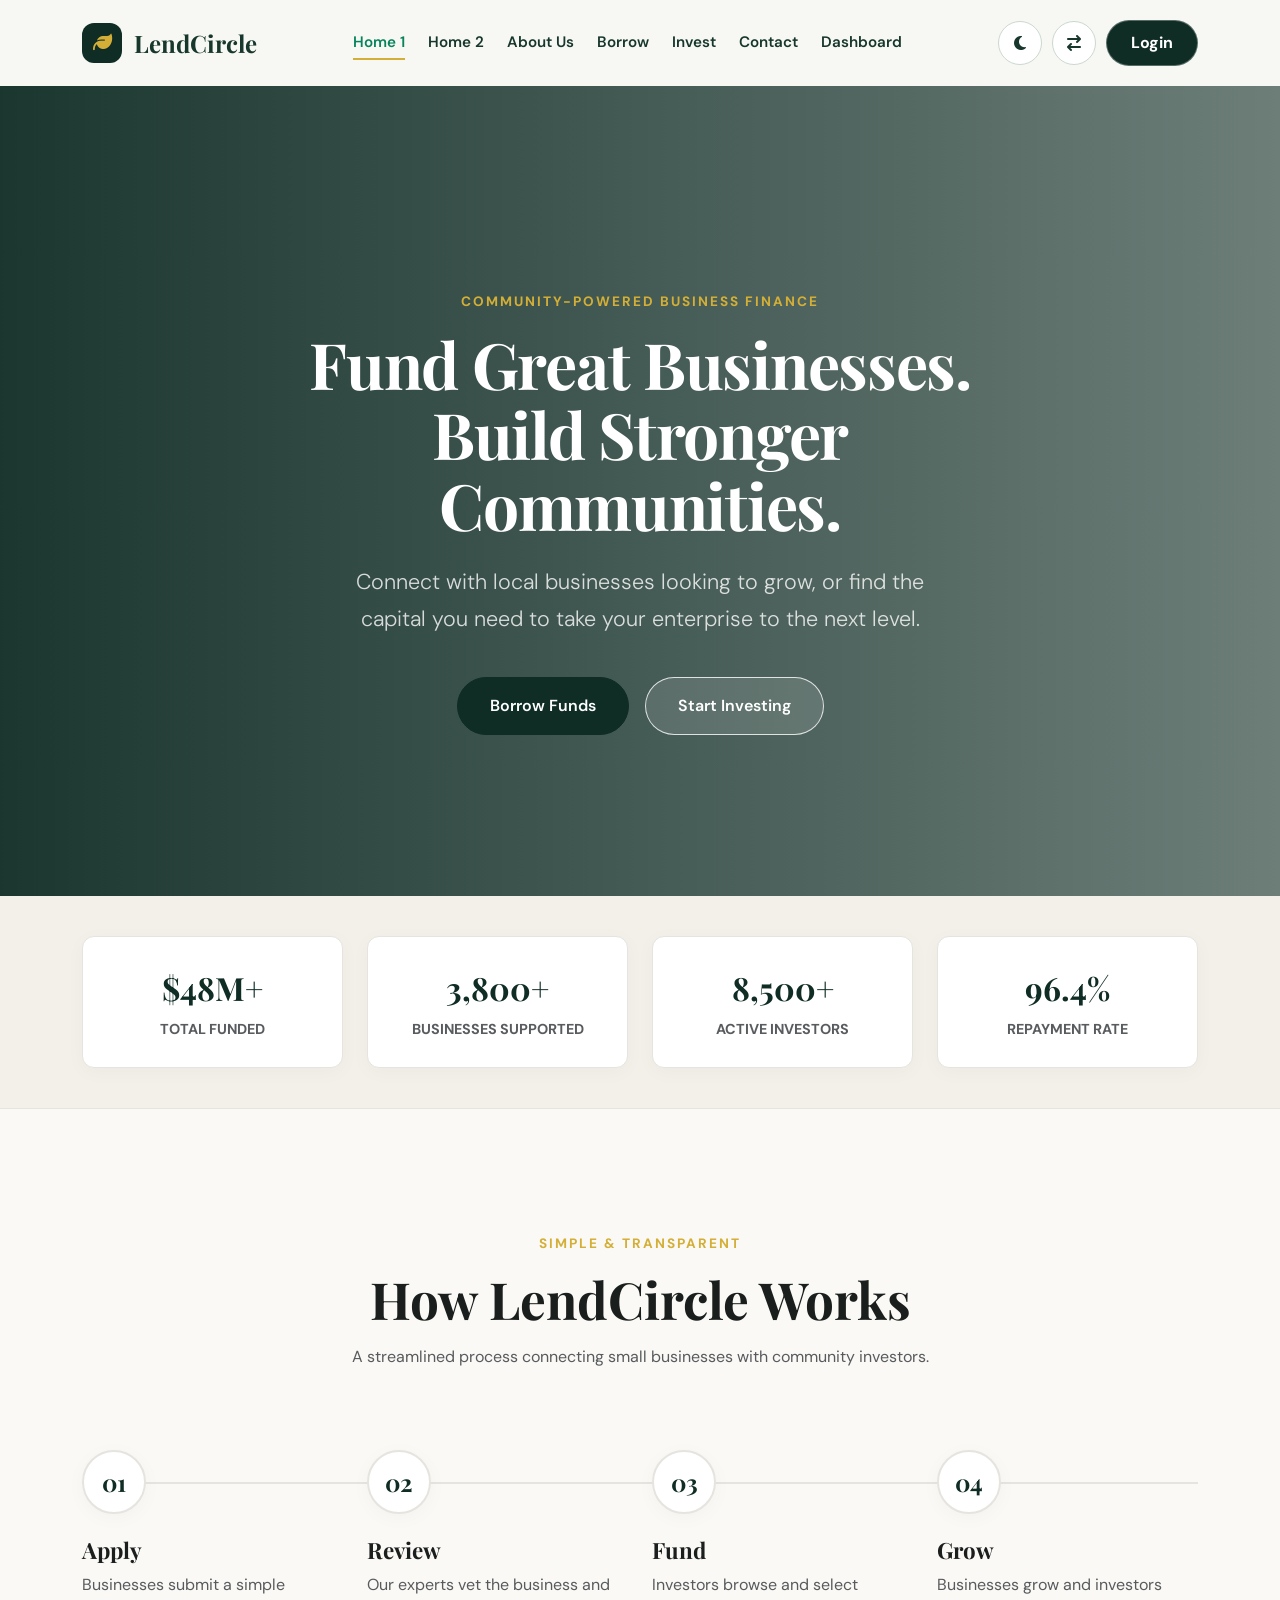
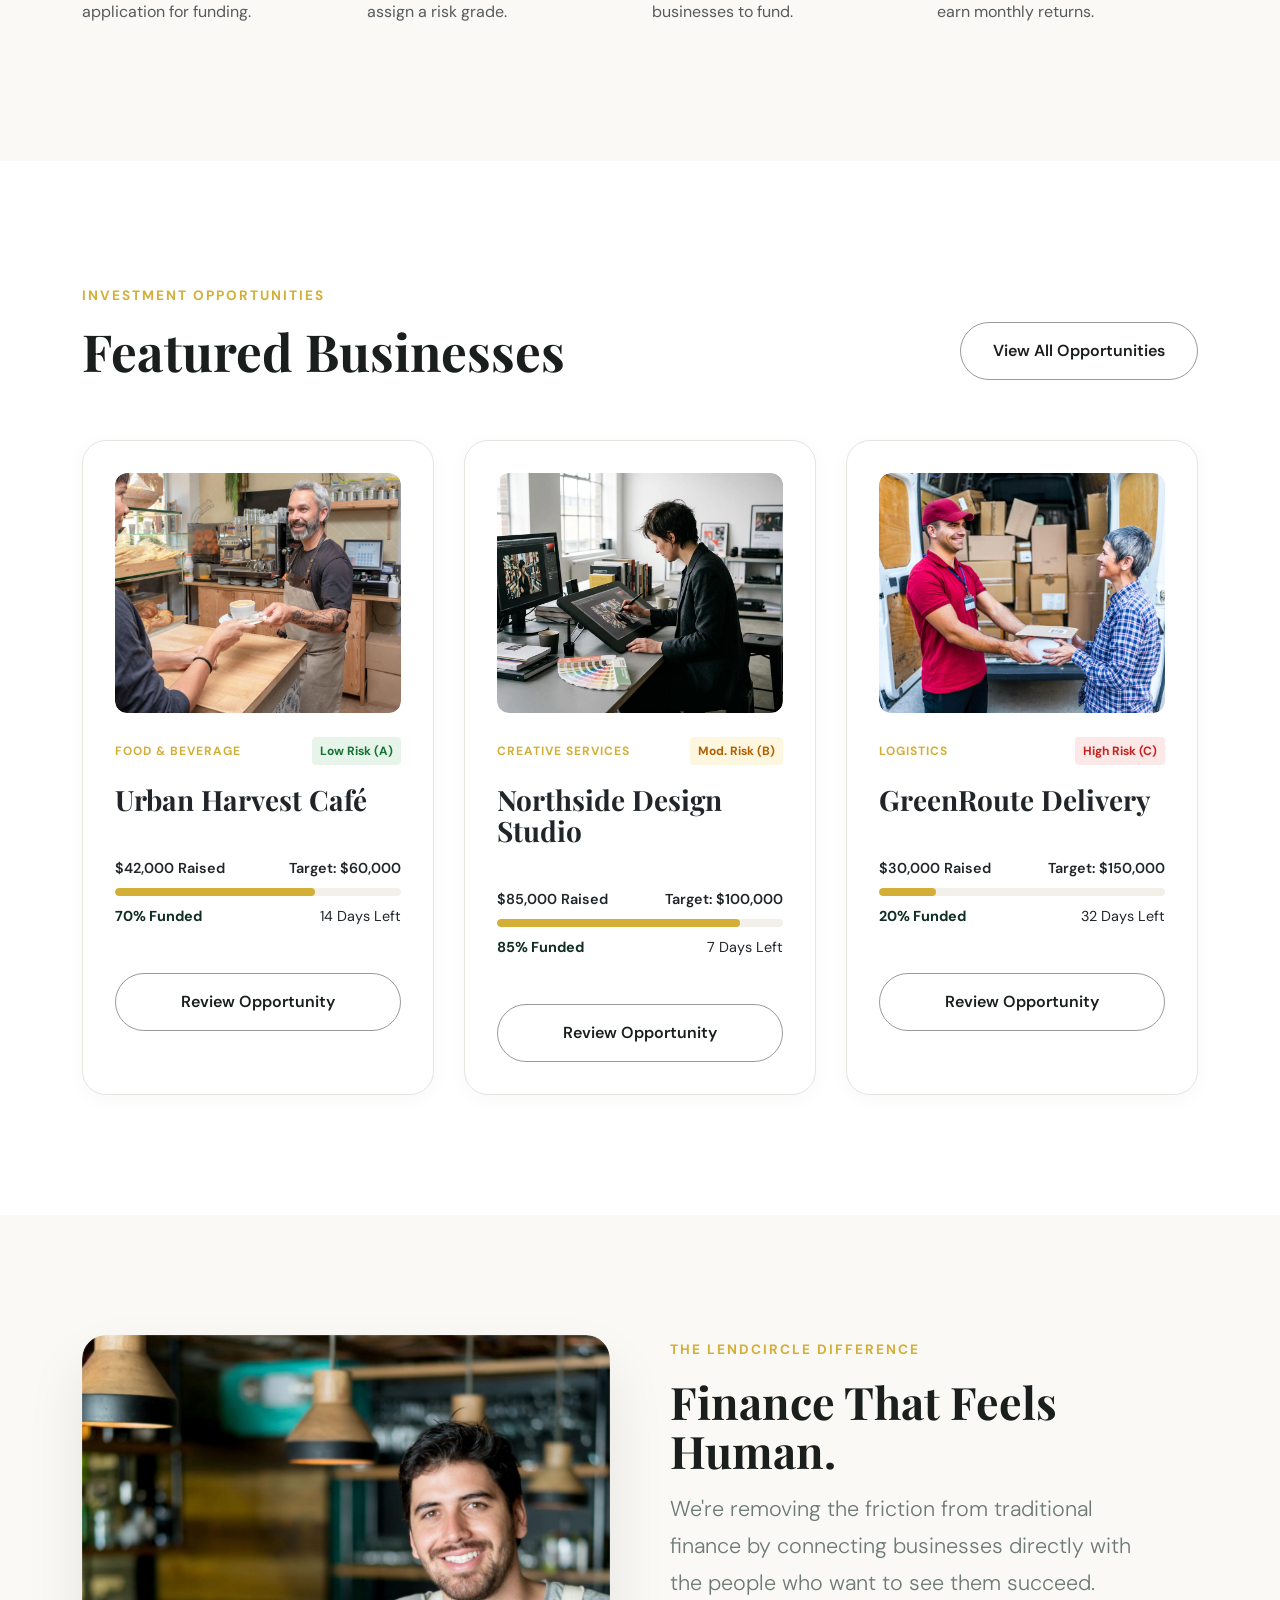
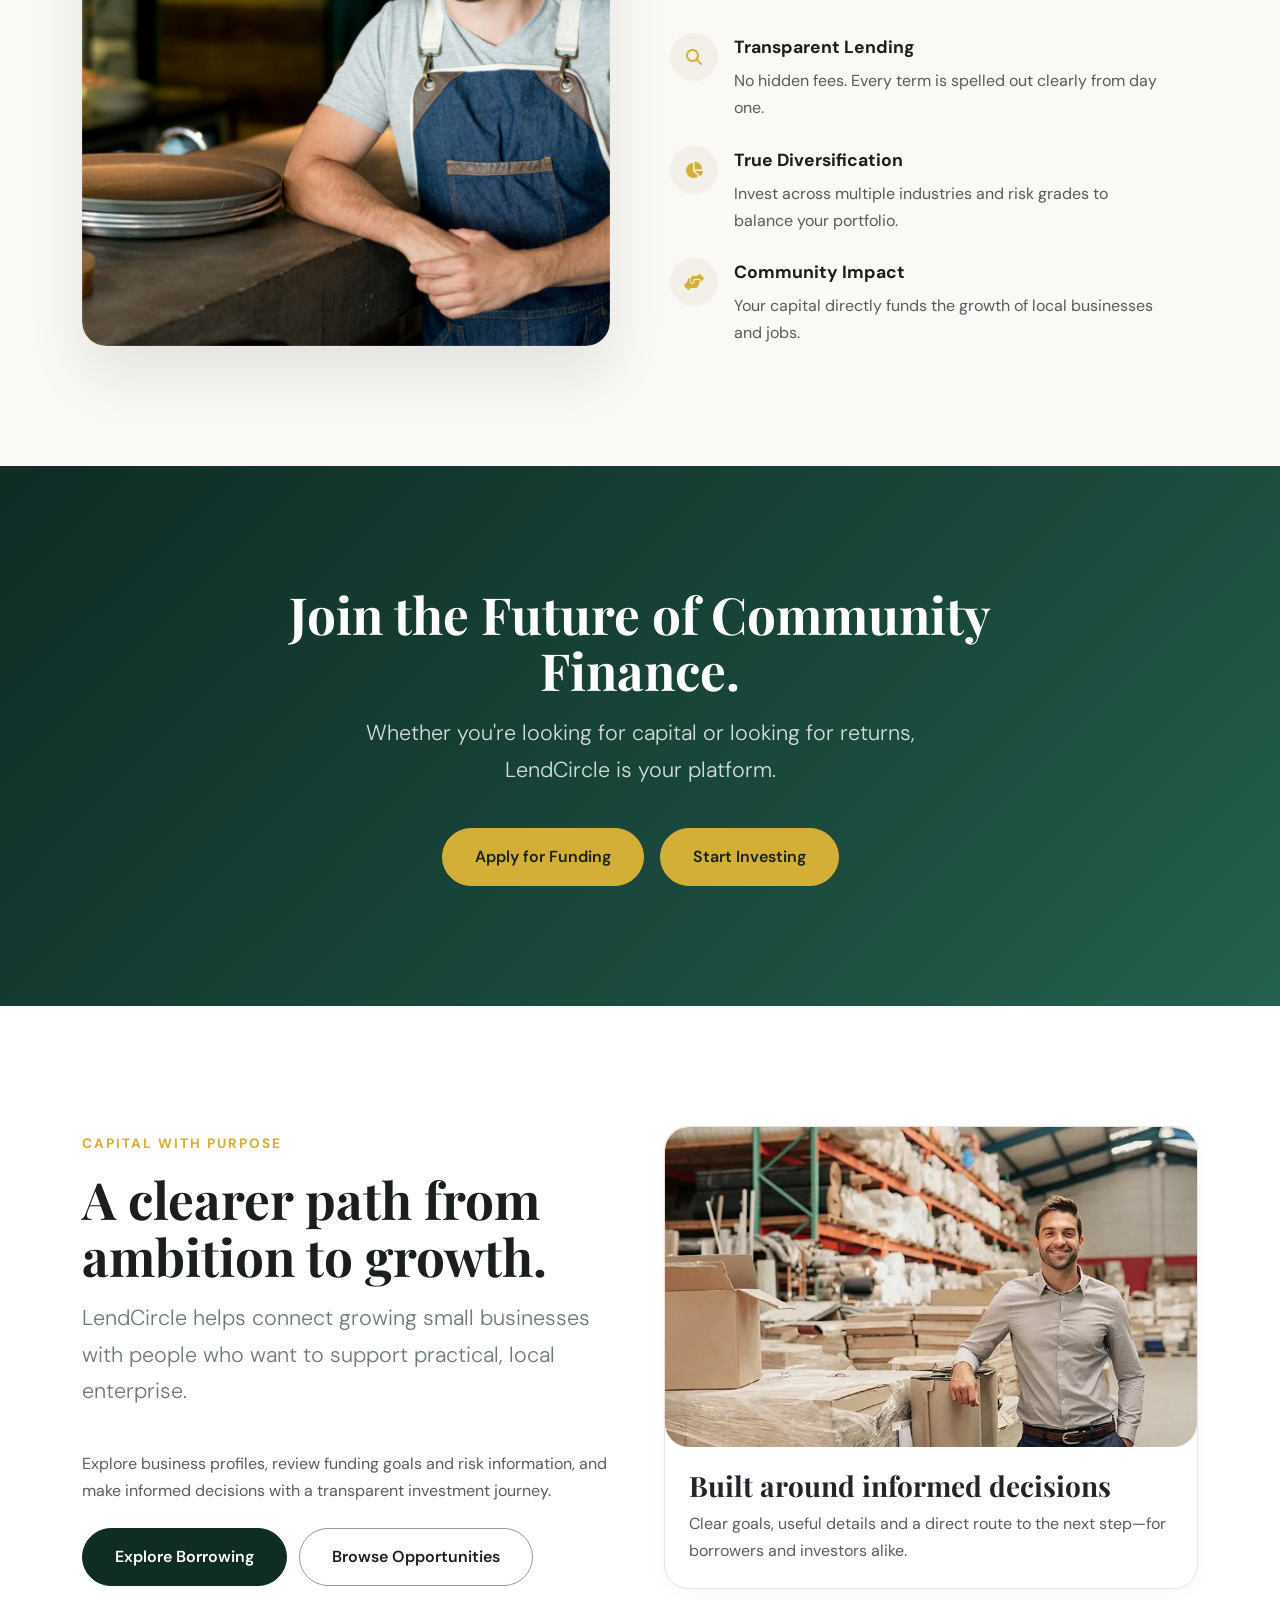
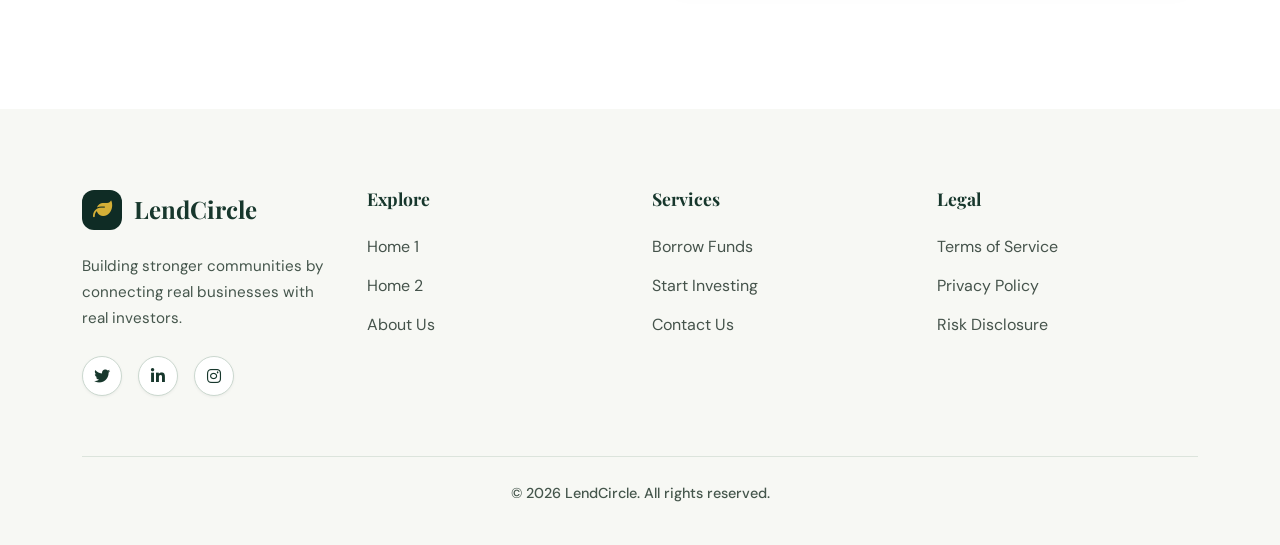
<file: index.html>
<!DOCTYPE html>
<html lang="en">

<head>
    <meta charset="UTF-8">
    <meta name="viewport" content="width=device-width, initial-scale=1.0">
    <meta name="theme-color" content="#173f35">
    <title>LendCircle - Crowdfunded Small Business Lending Platform</title>
    <link rel="icon" type="image/svg+xml"
        href="data:image/svg+xml,%3Csvg xmlns='http://www.w3.org/2000/svg' viewBox='0 0 64 64'%3E%3Crect width='64' height='64' rx='16' fill='%23173f35'/%3E%3Cpath d='M16 38c12-2 19-9 29-23 1 12-3 24-13 29-7 3-12 0-16-6Z' fill='%23c9974d'/%3E%3C/svg%3E">
    <link rel="preconnect" href="https://fonts.googleapis.com">
    <link rel="preconnect" href="https://fonts.gstatic.com" crossorigin>
    <link
        href="https://fonts.googleapis.com/css2?family=DM+Sans:wght@400;500;600;700;800&family=Playfair+Display:wght@500;600;700&display=swap"
        rel="stylesheet">
    <link rel="stylesheet" href="https://cdn.jsdelivr.net/npm/bootstrap@5.3.3/dist/css/bootstrap.min.css">
    <link rel="stylesheet" href="https://cdnjs.cloudflare.com/ajax/libs/font-awesome/6.7.2/css/all.min.css">
    <link rel="stylesheet" href="assets/css/style.css">
</head>

<body>
    <nav class="navbar">
        <div class="container nav-inner">
            <a href="index.html" class="brand">
                <div class="brand-icon"><i class="fa-solid fa-leaf"></i></div>
                LendCircle
            </a>
            <div class="nav-links">
                <a href="index.html" class="nav-link active">Home 1</a>
                <a href="home-2.html" class="nav-link">Home 2</a>
                <a href="about.html" class="nav-link">About Us</a>
                <a href="borrow.html" class="nav-link">Borrow</a>
                <a href="invest.html" class="nav-link">Invest</a>
                <a href="contact.html" class="nav-link">Contact</a>
                <a href="dashboard.html" class="nav-link">Dashboard</a>
            </div>
            <div class="nav-actions">
                <button class="icon-btn" onclick="toggleTheme()"><i class="fa-solid fa-moon"></i></button>
                <button class="icon-btn" onclick="toggleRTL()" title="Toggle RTL"><i
                        class="fa-solid fa-arrow-right-arrow-left"></i></button>
                <a href="login.html" class="btn btn-outline" style="padding: 10px 24px;">Login</a>
            </div>
        </div>
    </nav>

    <main>
        <!-- Hero 1 -->
        <section class="hero-1"
            style="background: url('https://images.unsplash.com/photo-1529156069898-49953e39b3ac?auto=format&fit=crop&w=1400&q=85') center/cover no-repeat; padding-top: 140px; padding-bottom: 100px;">
            <div
                style="position: absolute; inset: 0; background: linear-gradient(to right, rgba(15, 44, 37, 0.95) 0%, rgba(15, 44, 37, 0.6) 100%);">
            </div>
            <div class="container" style="position: relative; z-index: 2; text-align: center;">
                <div style="max-width: 800px; margin: 0 auto; color: #fff;">
                    <span class="eyebrow" style="color: var(--accent);">COMMUNITY-POWERED BUSINESS FINANCE</span>
                    <h1 class="hero-heading" style="color: #fff; font-size: clamp(3rem, 5vw, 4.5rem);">Fund Great
                        Businesses. Build Stronger Communities.</h1>
                    <p class="lead" style="color: rgba(255,255,255,0.8); margin: 0 auto;">Connect with local businesses
                        looking to
                        grow, or find the capital you need to take your enterprise to the next level.</p>
                    <div class="btn-group-responsive"
                        style="display: flex; gap: 16px; margin-top: 40px; justify-content: center; flex-wrap: wrap;">
                        <a href="borrow.html" class="btn btn-primary">Borrow Funds</a>
                        <a href="invest.html" class="btn btn-primary">Start Investing</a>
                    </div>
                </div>
            </div>
        </section>

        <!-- Trust Strip -->
        <section style="background: var(--surface-2); padding: 40px 0; border-bottom: 1px solid var(--border);">
            <div class="container">
                <div class="hero-trust-row">
                    <div style="text-align: center;"><strong
                            style="color: var(--primary-text); font-size: 2rem; display: block; font-family: var(--font-heading);">$48M+</strong><span
                            class="text-muted"
                            style="font-size: 0.9rem; font-weight: 700; text-transform: uppercase;">Total Funded</span>
                    </div>
                    <div style="text-align: center;"><strong
                            style="color: var(--primary-text); font-size: 2rem; display: block; font-family: var(--font-heading);">3,800+</strong><span
                            class="text-muted"
                            style="font-size: 0.9rem; font-weight: 700; text-transform: uppercase;">Businesses
                            Supported</span></div>
                    <div style="text-align: center;"><strong
                            style="color: var(--primary-text); font-size: 2rem; display: block; font-family: var(--font-heading);">8,500+</strong><span
                            class="text-muted"
                            style="font-size: 0.9rem; font-weight: 700; text-transform: uppercase;">Active
                            Investors</span></div>
                    <div style="text-align: center;"><strong
                            style="color: var(--primary-text); font-size: 2rem; display: block; font-family: var(--font-heading);">96.4%</strong><span
                            class="text-muted"
                            style="font-size: 0.9rem; font-weight: 700; text-transform: uppercase;">Repayment
                            Rate</span></div>
                </div>
            </div>
        </section>

        <!-- How It Works -->
        <section class="section">
            <div class="container">
                <div style="text-align: center; margin-bottom: 80px; max-width: 700px; margin-inline: auto;">
                    <span class="eyebrow">SIMPLE & TRANSPARENT</span>
                    <h2 class="section-heading">How LendCircle Works</h2>
                    <p class="text-muted">A streamlined process connecting small businesses with community investors.
                    </p>
                </div>
                <div class="process-track">
                    <div class="process-step">
                        <div class="step-number">01</div>
                        <h4 style="margin: 16px 0 8px; font-size: 1.4rem;">Apply</h4>
                        <p class="text-muted">Businesses submit a simple application for funding.</p>
                    </div>
                    <div class="process-step">
                        <div class="step-number">02</div>
                        <h4 style="margin: 16px 0 8px; font-size: 1.4rem;">Review</h4>
                        <p class="text-muted">Our experts vet the business and assign a risk grade.</p>
                    </div>
                    <div class="process-step">
                        <div class="step-number">03</div>
                        <h4 style="margin: 16px 0 8px; font-size: 1.4rem;">Fund</h4>
                        <p class="text-muted">Investors browse and select businesses to fund.</p>
                    </div>
                    <div class="process-step">
                        <div class="step-number">04</div>
                        <h4 style="margin: 16px 0 8px; font-size: 1.4rem;">Grow</h4>
                        <p class="text-muted">Businesses grow and investors earn monthly returns.</p>
                    </div>
                </div>
            </div>
        </section>

        <!-- Featured Opportunities -->
        <section class="section section-light">
            <div class="container">
                <div
                    style="display: flex; justify-content: space-between; align-items: flex-end; margin-bottom: 60px; flex-wrap: wrap; gap: 24px;">
                    <div style="max-width: 600px;">
                        <span class="eyebrow">INVESTMENT OPPORTUNITIES</span>
                        <h2 class="section-heading" style="margin-bottom: 0;">Featured Businesses</h2>
                    </div>
                    <a href="invest.html" class="btn btn-outline">View All Opportunities</a>
                </div>

                <div class="grid-3">
                    <!-- Card 1 -->
                    <div class="card premium-card">
                        <div class="card-image-wrap"><img src="assets/images/opportunity1.jpg" alt="Urban Harvest">
                        </div>
                        <div
                            style="display: flex; justify-content: space-between; align-items: center; margin-bottom: 8px;">
                            <span class="category-tag" style="margin: 0;">Food & Beverage</span>
                            <span
                                style="font-size: 0.75rem; font-weight: 700; background: #e6f4ea; color: #137333; padding: 4px 8px; border-radius: 4px;">Low
                                Risk (A)</span>
                        </div>
                        <h3 style="margin: 12px 0;">Urban Harvest Café</h3>

                        <div class="progress-wrap">
                            <div class="progress-stats" style="margin-bottom: 8px;"><span>$42,000
                                    Raised</span><span>Target: $60,000</span></div>
                            <div class="progress-bar">
                                <div class="progress-fill" style="width: 70%;"></div>
                            </div>
                            <div class="progress-stats" style="margin-top: 8px; font-weight: normal;"><span
                                    style="font-weight: 700; color: var(--primary-text);">70% Funded</span><span>14 Days
                                    Left</span></div>
                        </div>
                        <a href="#" class="btn btn-outline" style="width: 100%; margin-top: 24px;">Review
                            Opportunity</a>
                    </div>
                    <!-- Card 2 -->
                    <div class="card premium-card">
                        <div class="card-image-wrap"><img src="assets/images/opportunity2.jpg" alt="Northside Design">
                        </div>
                        <div
                            style="display: flex; justify-content: space-between; align-items: center; margin-bottom: 8px;">
                            <span class="category-tag" style="margin: 0;">Creative Services</span>
                            <span
                                style="font-size: 0.75rem; font-weight: 700; background: #fef7e0; color: #b06000; padding: 4px 8px; border-radius: 4px;">Mod.
                                Risk (B)</span>
                        </div>
                        <h3 style="margin: 12px 0;">Northside Design Studio</h3>

                        <div class="progress-wrap">
                            <div class="progress-stats" style="margin-bottom: 8px;"><span>$85,000
                                    Raised</span><span>Target: $100,000</span></div>
                            <div class="progress-bar">
                                <div class="progress-fill" style="width: 85%;"></div>
                            </div>
                            <div class="progress-stats" style="margin-top: 8px; font-weight: normal;"><span
                                    style="font-weight: 700; color: var(--primary-text);">85% Funded</span><span>7 Days
                                    Left</span></div>
                        </div>
                        <a href="#" class="btn btn-outline" style="width: 100%; margin-top: 24px;">Review
                            Opportunity</a>
                    </div>
                    <!-- Card 3 -->
                    <div class="card premium-card">
                        <div class="card-image-wrap"><img src="assets/images/opportunity3.jpg"
                                alt="GreenRoute Delivery"></div>
                        <div
                            style="display: flex; justify-content: space-between; align-items: center; margin-bottom: 8px;">
                            <span class="category-tag" style="margin: 0;">Logistics</span>
                            <span
                                style="font-size: 0.75rem; font-weight: 700; background: #fce8e6; color: #c5221f; padding: 4px 8px; border-radius: 4px;">High
                                Risk (C)</span>
                        </div>
                        <h3 style="margin: 12px 0;">GreenRoute Delivery</h3>

                        <div class="progress-wrap">
                            <div class="progress-stats" style="margin-bottom: 8px;"><span>$30,000
                                    Raised</span><span>Target: $150,000</span></div>
                            <div class="progress-bar">
                                <div class="progress-fill" style="width: 20%;"></div>
                            </div>
                            <div class="progress-stats" style="margin-top: 8px; font-weight: normal;"><span
                                    style="font-weight: 700; color: var(--primary-text);">20% Funded</span><span>32 Days
                                    Left</span></div>
                        </div>
                        <a href="#" class="btn btn-outline" style="width: 100%; margin-top: 24px;">Review
                            Opportunity</a>
                    </div>
                </div>
            </div>
        </section>

        <!-- Why LendCircle -->
        <section class="section">
            <div class="container">
                <div class="story-split">
                    <div class="story-image">
                        <img src="assets/images/difference.jpg" alt="Community Finance">
                    </div>
                    <div class="story-content">
                        <span class="eyebrow">THE LENDCIRCLE DIFFERENCE</span>
                        <h2 class="section-heading" style="font-size: clamp(2rem, 3.5vw, 3rem);">Finance That Feels
                            Human.</h2>
                        <p class="lead" style="margin-bottom: 32px;">We're removing the friction from traditional
                            finance by connecting businesses directly with the people who want to see them succeed.</p>

                        <ul
                            style="list-style: none; padding: 0; margin: 0; display: flex; flex-direction: column; gap: 24px;">
                            <li style="display: flex; gap: 16px;">
                                <div
                                    style="width: 48px; height: 48px; background: var(--surface-2); border-radius: 50%; display: grid; place-items: center; color: var(--accent); flex-shrink: 0;">
                                    <i class="fa-solid fa-magnifying-glass"></i>
                                </div>
                                <div>
                                    <strong style="font-size: 1.1rem; display: block; margin-bottom: 4px;">Transparent
                                        Lending</strong>
                                    <p class="text-muted" style="margin: 0;">No hidden fees. Every term is spelled out
                                        clearly from day one.</p>
                                </div>
                            </li>
                            <li style="display: flex; gap: 16px;">
                                <div
                                    style="width: 48px; height: 48px; background: var(--surface-2); border-radius: 50%; display: grid; place-items: center; color: var(--accent); flex-shrink: 0;">
                                    <i class="fa-solid fa-chart-pie"></i>
                                </div>
                                <div>
                                    <strong style="font-size: 1.1rem; display: block; margin-bottom: 4px;">True
                                        Diversification</strong>
                                    <p class="text-muted" style="margin: 0;">Invest across multiple industries and risk
                                        grades to balance your portfolio.</p>
                                </div>
                            </li>
                            <li style="display: flex; gap: 16px;">
                                <div
                                    style="width: 48px; height: 48px; background: var(--surface-2); border-radius: 50%; display: grid; place-items: center; color: var(--accent); flex-shrink: 0;">
                                    <i class="fa-solid fa-handshake-angle"></i>
                                </div>
                                <div>
                                    <strong style="font-size: 1.1rem; display: block; margin-bottom: 4px;">Community
                                        Impact</strong>
                                    <p class="text-muted" style="margin: 0;">Your capital directly funds the growth of
                                        local businesses and jobs.</p>
                                </div>
                            </li>
                        </ul>
                    </div>
                </div>
            </div>
        </section>

        <!-- CTA -->
        <section class="section" style="text-align: center; background: var(--accent);">
            <div class="container" style="max-width: 800px;">
                <h2 class="section-heading" style="color: var(--primary-text);" data-dark-white>Join the Future of
                    Community Finance.</h2>
                <p class="lead" style="margin: 0 auto 40px; color: rgba(15, 44, 37, 0.8);">Whether you're looking for
                    capital or looking for returns, LendCircle is your platform.</p>
                <div class="btn-group-responsive"
                    style="display: flex; gap: 16px; justify-content: center; flex-wrap: wrap;">
                    <a href="borrow.html" class="btn btn-primary">Apply for Funding</a>
                    <a href="invest.html" class="btn btn-primary">Start Investing</a>
                </div>
            </div>
        </section>
    </main>

    
    <!-- Added section: Built for Real-World Business Growth -->
    <section class="section section-light">
      <div class="container">
        <div class="grid-2 align-center" style="gap:48px;">
          <div>
            <span class="eyebrow">CAPITAL WITH PURPOSE</span>
            <h2 class="section-heading">A clearer path from ambition to growth.</h2>
            <p class="lead">LendCircle helps connect growing small businesses with people who want to support practical, local enterprise.</p>
            <p class="text-muted">Explore business profiles, review funding goals and risk information, and make informed decisions with a transparent investment journey.</p>
            <div class="capital-purpose-btns" style="display:flex;gap:12px;flex-wrap:wrap;margin-top:24px;">
              <a href="borrow.html" class="btn btn-primary">Explore Borrowing</a>
              <a href="invest.html" class="btn btn-outline">Browse Opportunities</a>
            </div>
          </div>
          <div class="card premium-card" style="padding:0;overflow:hidden;">
            <img src="assets/images/solution3.jpg" alt="Small business owner reviewing plans for future growth" style="display:block;width:100%;height:320px;object-fit:cover;">
            <div style="padding:24px;">
              <h3 style="margin-bottom:8px;">Built around informed decisions</h3>
              <p class="text-muted" style="margin:0;">Clear goals, useful details and a direct route to the next step—for borrowers and investors alike.</p>
            </div>
          </div>
        </div>
      </div>
    </section>

<footer class="footer">
        <div class="container">
            <div class="grid-4">
                <div>
                    <a href="index.html" class="brand" style="margin-bottom: 24px; color: #fff;">
                        <div class="brand-icon"><i class="fa-solid fa-leaf"></i></div>
                        LendCircle
                    </a>
                    <p style="color: rgba(255,255,255,0.7); margin-bottom: 24px; font-size: 0.95rem;">Building stronger
                        communities by connecting real businesses with real investors.</p>
                    <div class="social-links">
                        <a href="#" class="social-icon"><i class="fa-brands fa-twitter"></i></a>
                        <a href="#" class="social-icon"><i class="fa-brands fa-linkedin-in"></i></a>
                        <a href="#" class="social-icon"><i class="fa-brands fa-instagram"></i></a>
                    </div>
                </div>
                <div>
                    <h4 style="color: #fff; margin-bottom: 24px; font-size: 1.1rem;">Explore</h4>
                    <ul
                        style="list-style: none; padding: 0; margin: 0; display: flex; flex-direction: column; gap: 12px;">
                        <li><a href="index.html"
                                style="color: rgba(255,255,255,0.7); text-decoration: none; transition: 0.3s;">Home
                                1</a></li>
                        <li><a href="home-2.html"
                                style="color: rgba(255,255,255,0.7); text-decoration: none; transition: 0.3s;">Home
                                2</a></li>
                        <li><a href="about.html"
                                style="color: rgba(255,255,255,0.7); text-decoration: none; transition: 0.3s;">About
                                Us</a></li>
                    </ul>
                </div>
                <div>
                    <h4 style="color: #fff; margin-bottom: 24px; font-size: 1.1rem;">Services</h4>
                    <ul
                        style="list-style: none; padding: 0; margin: 0; display: flex; flex-direction: column; gap: 12px;">
                        <li><a href="borrow.html"
                                style="color: rgba(255,255,255,0.7); text-decoration: none; transition: 0.3s;">Borrow
                                Funds</a></li>
                        <li><a href="invest.html"
                                style="color: rgba(255,255,255,0.7); text-decoration: none; transition: 0.3s;">Start
                                Investing</a></li>
                        <li><a href="contact.html"
                                style="color: rgba(255,255,255,0.7); text-decoration: none; transition: 0.3s;">Contact
                                Us</a></li>
                    </ul>
                </div>
                <div>
                    <h4 style="color: #fff; margin-bottom: 24px; font-size: 1.1rem;">Legal</h4>
                    <ul
                        style="list-style: none; padding: 0; margin: 0; display: flex; flex-direction: column; gap: 12px;">
                        <li><a href="#"
                                style="color: rgba(255,255,255,0.7); text-decoration: none; transition: 0.3s;">Terms of
                                Service</a></li>
                        <li><a href="#"
                                style="color: rgba(255,255,255,0.7); text-decoration: none; transition: 0.3s;">Privacy
                                Policy</a></li>
                        <li><a href="#"
                                style="color: rgba(255,255,255,0.7); text-decoration: none; transition: 0.3s;">Risk
                                Disclosure</a></li>
                    </ul>
                </div>
            </div>
            <div
                style="border-top: 1px solid rgba(255,255,255,0.1); margin-top: 60px; padding-top: 24px; text-align: center; color: rgba(255,255,255,0.5); font-size: 0.9rem;">
                &copy; 2026 LendCircle. All rights reserved.
            </div>
        </div>
    </footer>
    <script src="https://cdn.jsdelivr.net/npm/bootstrap@5.3.3/dist/js/bootstrap.bundle.min.js"></script>
    <script src="assets/js/main.js"></script>
</body>

</html>
</file>
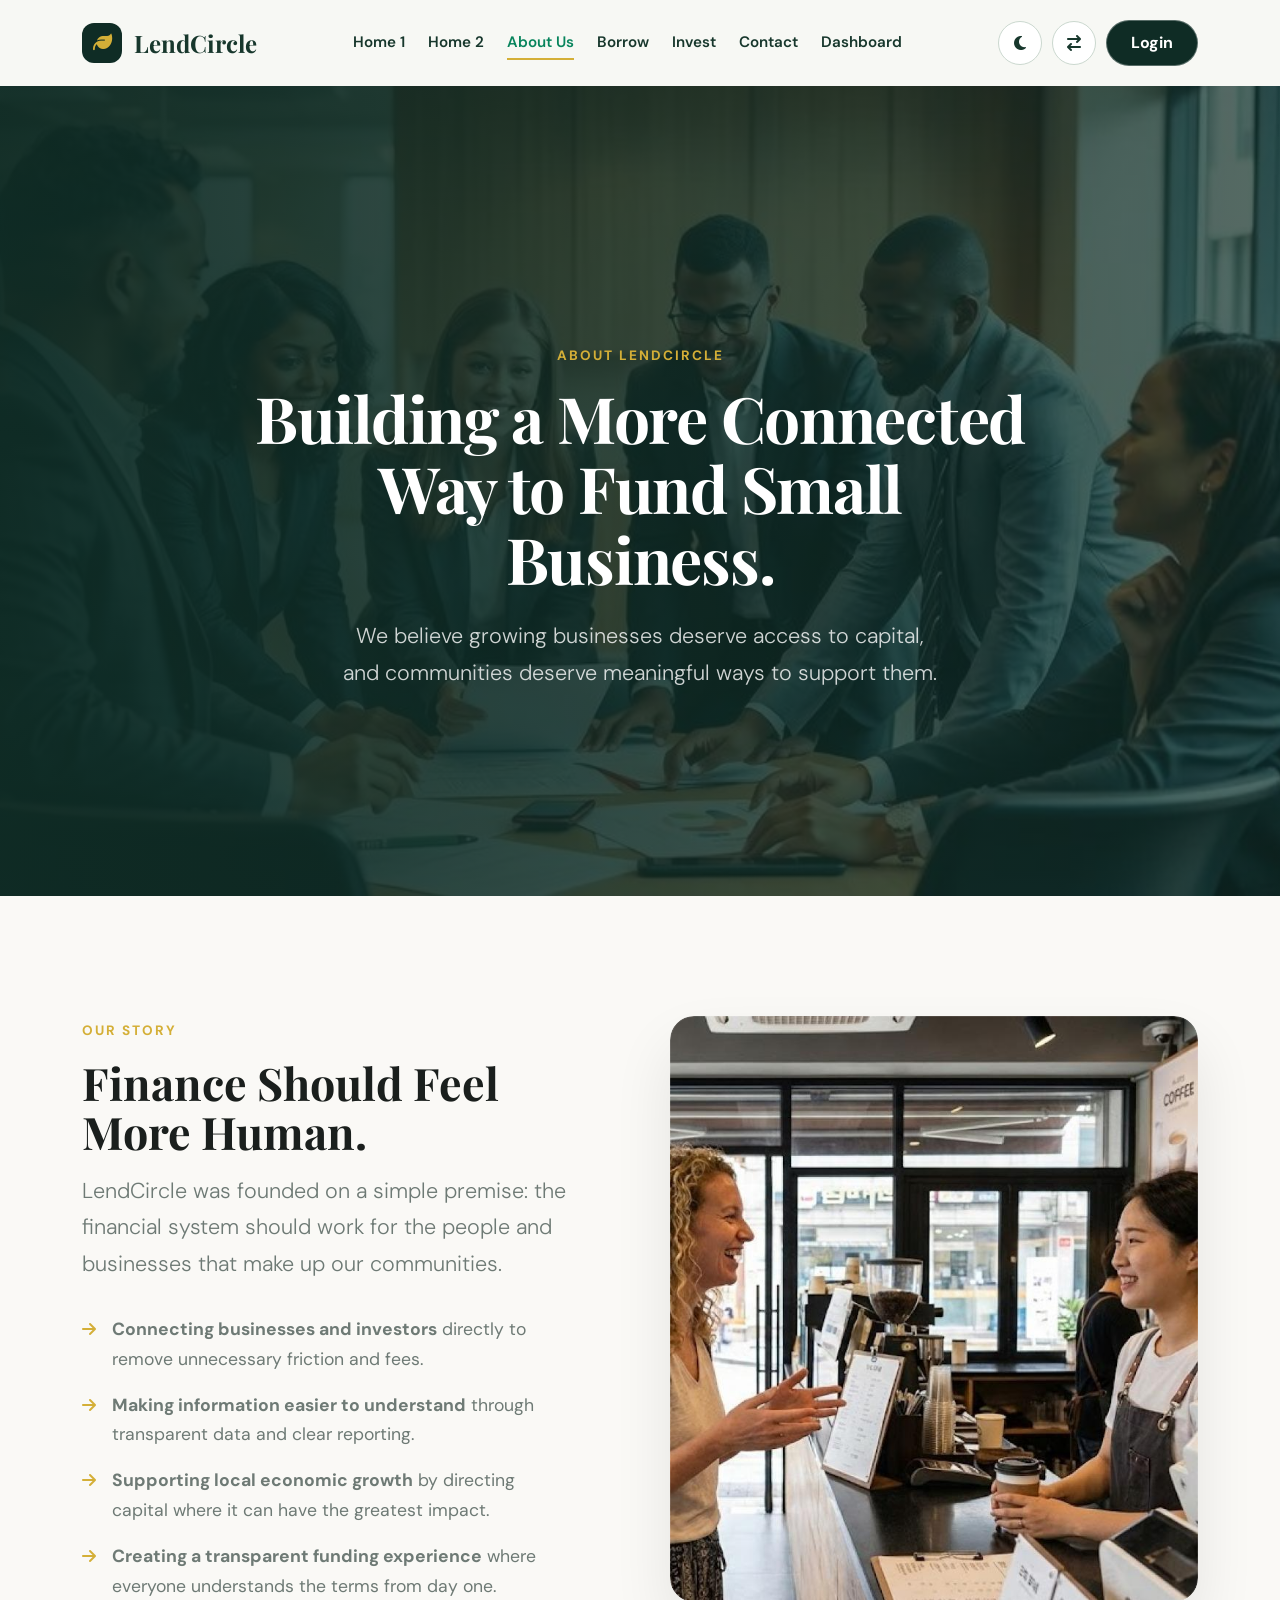
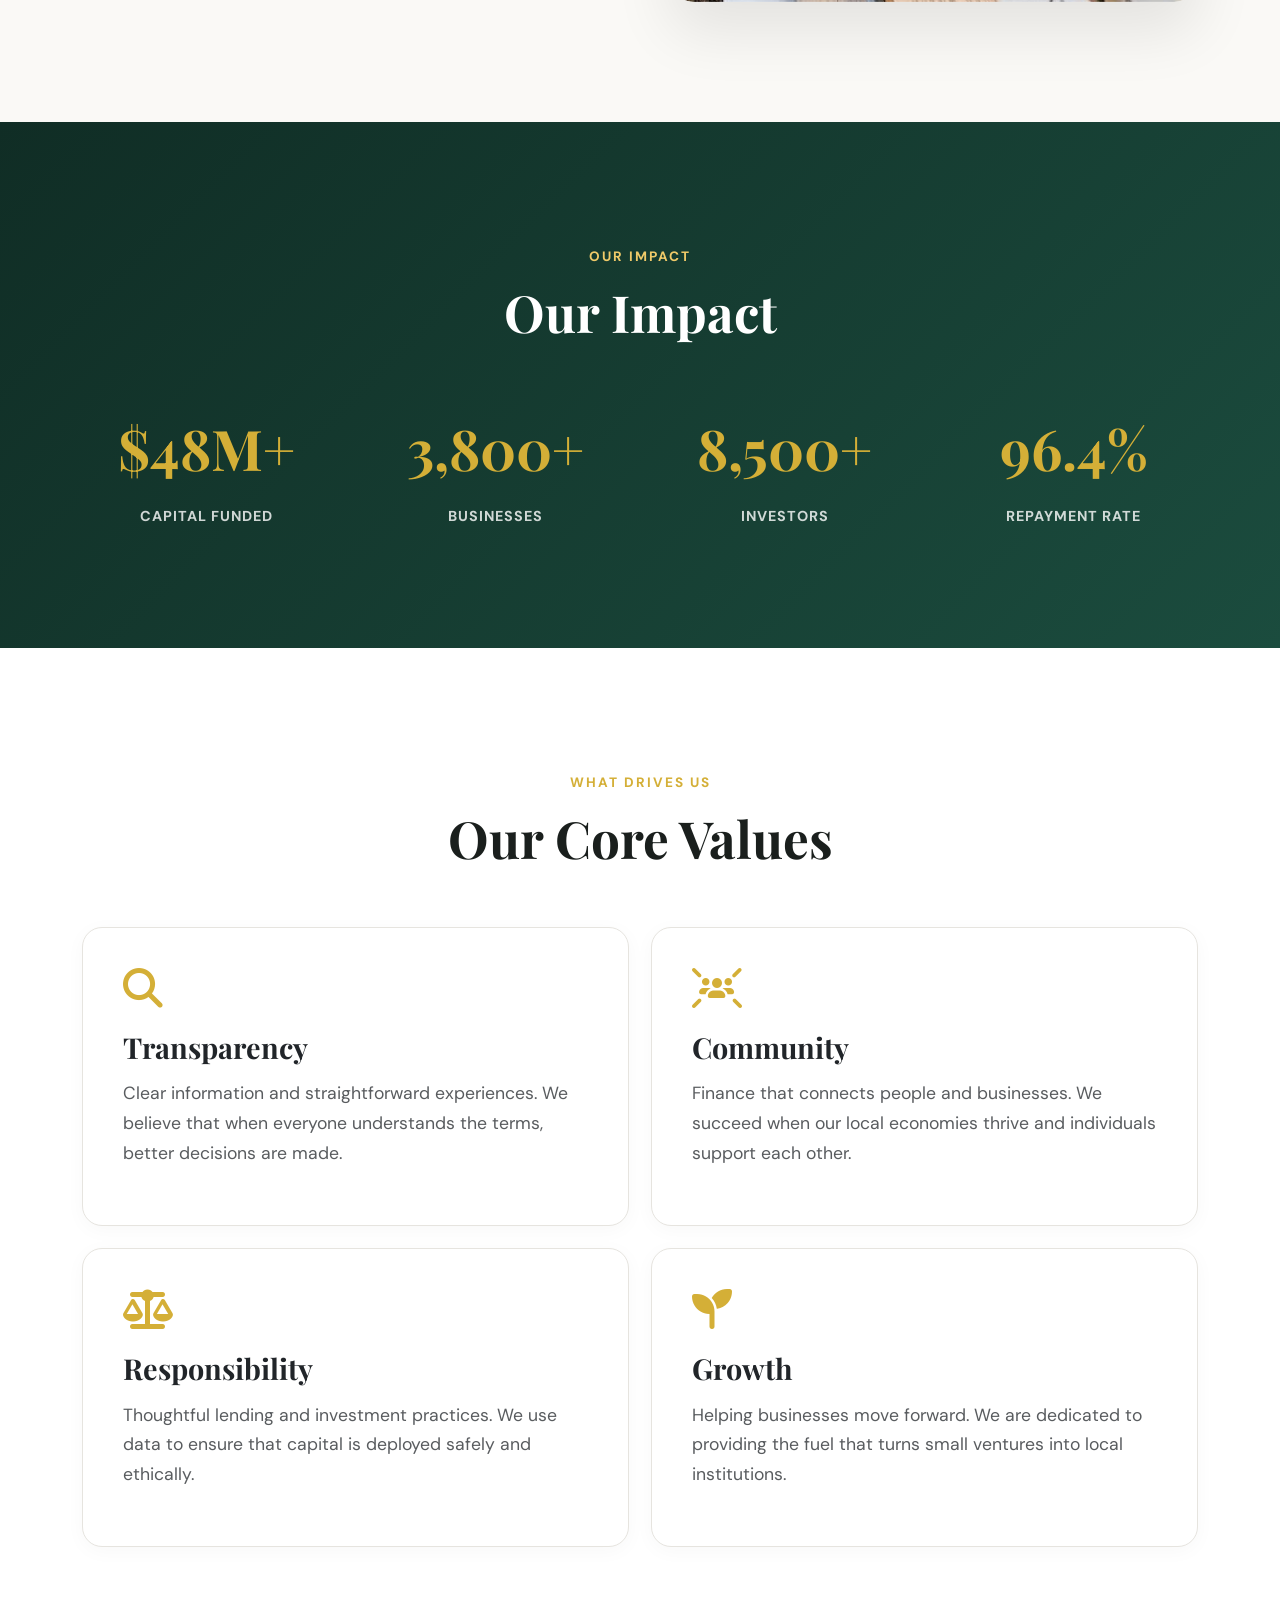
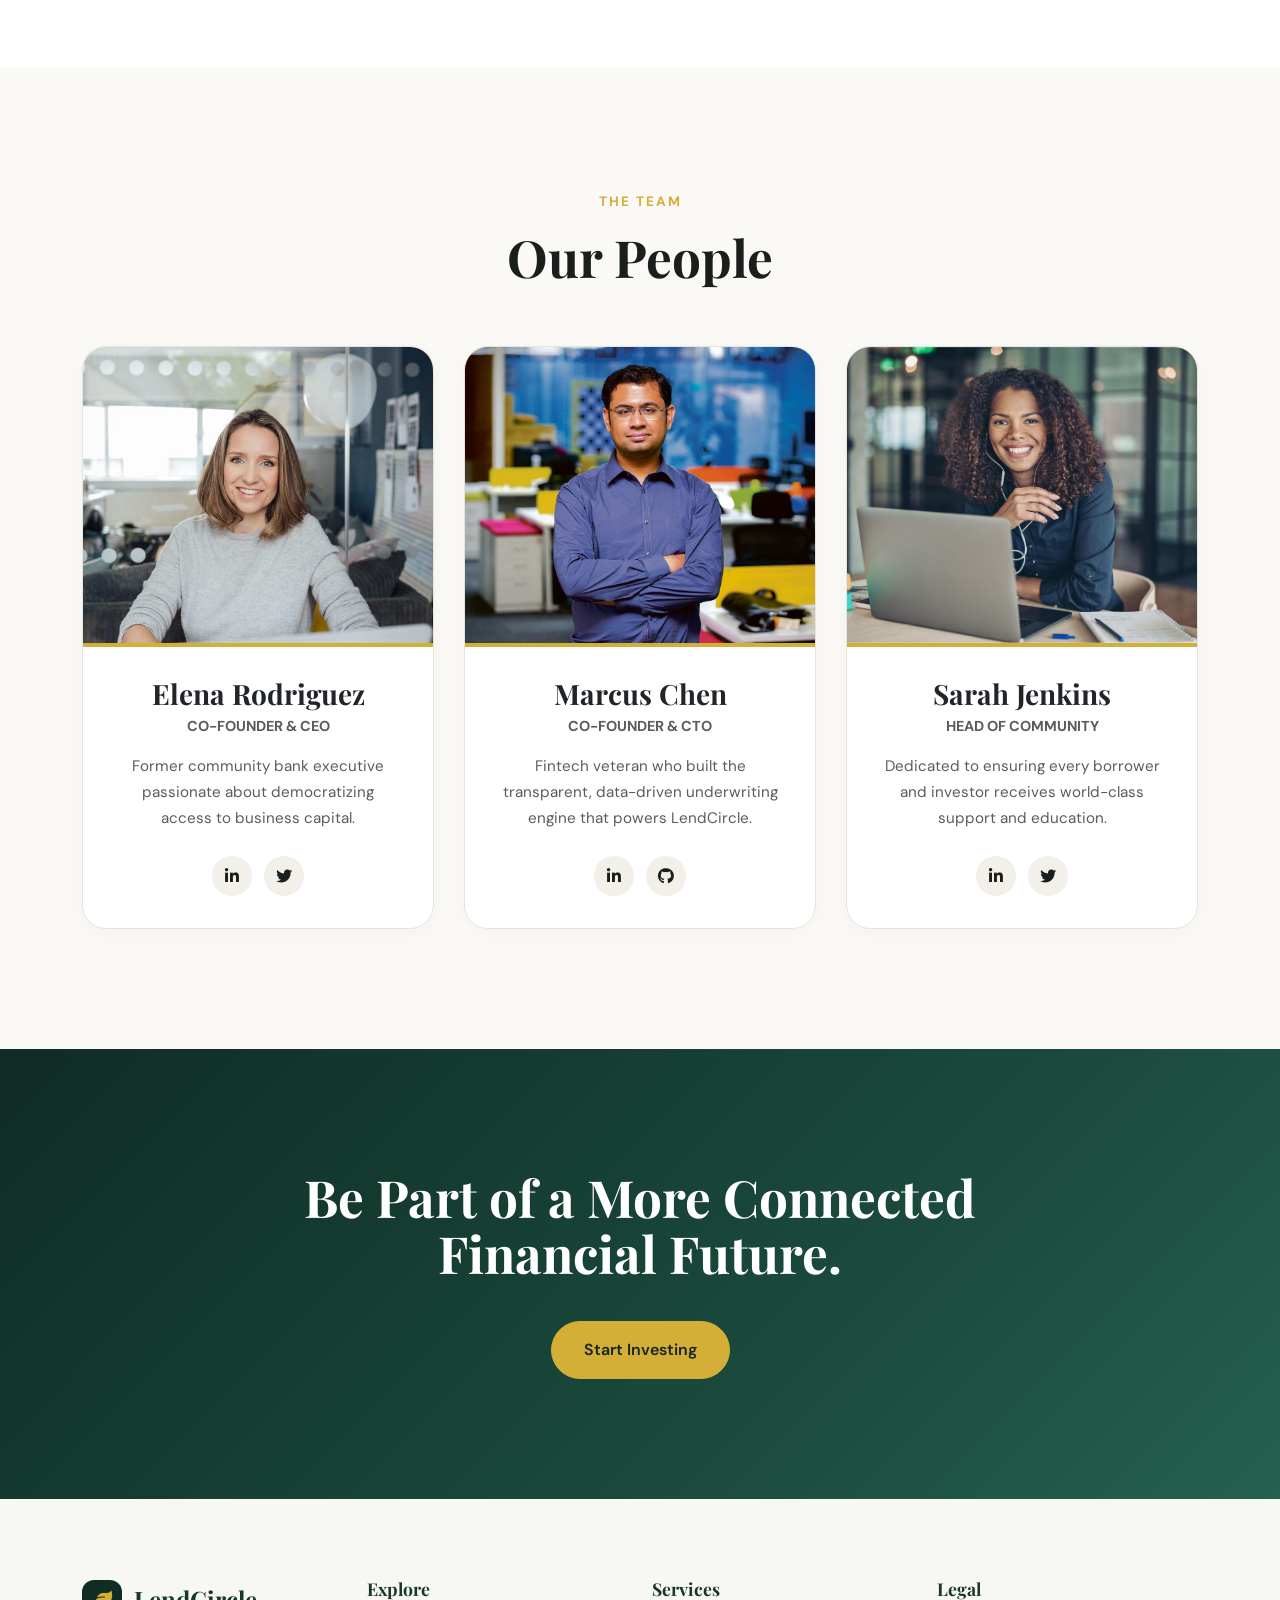
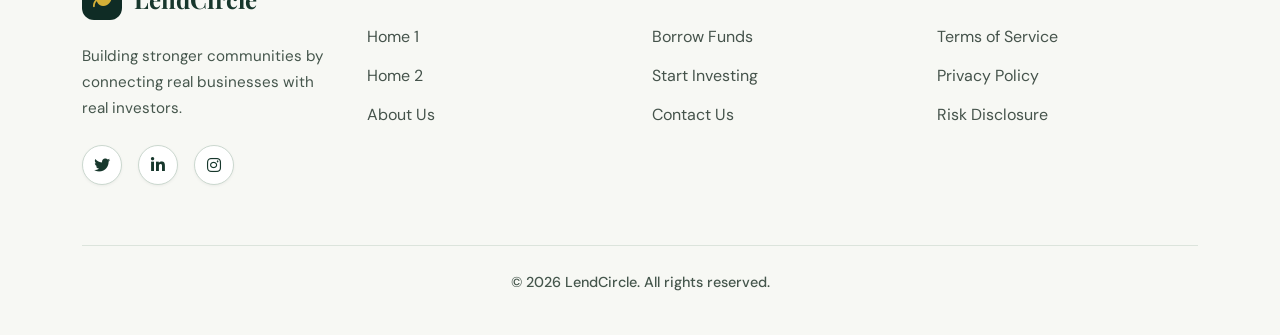
<file: about.html>
<!DOCTYPE html>
<html lang="en">

<head>
  <meta charset="UTF-8">
  <meta name="viewport" content="width=device-width, initial-scale=1.0">
  <meta name="theme-color" content="#173f35">
  <title>About Us - LendCircle</title>
  <link rel="icon" type="image/svg+xml"
    href="data:image/svg+xml,%3Csvg xmlns='http://www.w3.org/2000/svg' viewBox='0 0 64 64'%3E%3Crect width='64' height='64' rx='16' fill='%23173f35'/%3E%3Cpath d='M16 38c12-2 19-9 29-23 1 12-3 24-13 29-7 3-12 0-16-6Z' fill='%23c9974d'/%3E%3C/svg%3E">
  <link rel="preconnect" href="https://fonts.googleapis.com">
  <link rel="preconnect" href="https://fonts.gstatic.com" crossorigin>
  <link
    href="https://fonts.googleapis.com/css2?family=DM+Sans:wght@400;500;600;700;800&family=Playfair+Display:wght@500;600;700&display=swap"
    rel="stylesheet">
  <link rel="stylesheet" href="https://cdn.jsdelivr.net/npm/bootstrap@5.3.3/dist/css/bootstrap.min.css">
  <link rel="stylesheet" href="https://cdnjs.cloudflare.com/ajax/libs/font-awesome/6.7.2/css/all.min.css">
  <link rel="stylesheet" href="assets/css/style.css">
</head>

<body>
  <nav class="navbar">
    <div class="container nav-inner">
      <a href="index.html" class="brand">
        <div class="brand-icon"><i class="fa-solid fa-leaf"></i></div>
        LendCircle
      </a>
      <div class="nav-links">
        <a href="index.html" class="nav-link">Home 1</a>
        <a href="home-2.html" class="nav-link">Home 2</a>
        <a href="about.html" class="nav-link active">About Us</a>
        <a href="borrow.html" class="nav-link">Borrow</a>
        <a href="invest.html" class="nav-link">Invest</a>
        <a href="contact.html" class="nav-link">Contact</a>
        <a href="dashboard.html" class="nav-link">Dashboard</a>
      </div>
      <div class="nav-actions">
        <button class="icon-btn" onclick="toggleTheme()"><i class="fa-solid fa-moon"></i></button>
        <button class="icon-btn" onclick="toggleRTL()" title="Toggle RTL"><i
            class="fa-solid fa-arrow-right-arrow-left"></i></button>
        <a href="login.html" class="btn btn-outline" style="padding: 10px 24px;">Login</a>
      </div>
    </div>
  </nav>

  <main>
    <!-- About Hero -->
    <section class="hero-1"
      style="background: url('assets/images/abt-hero.jpg') center/cover no-repeat; align-items: center; padding-top: 150px; padding-bottom: 100px;">
      <div
        style="position: absolute; inset: 0; background: linear-gradient(to right, rgba(15, 44, 37, 0.95) 0%, rgba(15, 44, 37, 0.7) 100%);">
      </div>
      <div class="container" style="position: relative; z-index: 2; color: #fff; text-align: center;">
        <div style="max-width: 800px; margin: 0 auto;">
          <span class="eyebrow" style="color: var(--accent);">ABOUT LENDCIRCLE</span>
          <h1 class="hero-heading" style="color: #fff; font-size: clamp(3rem, 5vw, 4.5rem);">Building a More Connected
            Way to Fund Small Business.</h1>
          <p class="lead" style="color: rgba(255,255,255,0.8); margin: 0 auto;">We believe growing businesses deserve
            access to capital, and communities deserve meaningful ways to support them.</p>
        </div>
      </div>
    </section>

    <!-- Our Story -->
    <section class="section">
      <div class="container">
        <div class="story-split">
          <div class="story-content" style="padding-right: 40px;">
            <span class="eyebrow">OUR STORY</span>
            <h2 class="section-heading" style="font-size: clamp(2rem, 3.5vw, 3rem);">Finance Should Feel More Human.
            </h2>
            <p class="lead" style="margin-bottom: 32px;">LendCircle was founded on a simple premise: the financial
              system should work for the people and businesses that make up our communities.</p>
            <ul style="list-style: none; padding: 0; margin: 0; display: flex; flex-direction: column; gap: 16px;">
              <li style="display: flex; gap: 16px; align-items: flex-start;">
                <i class="fa-solid fa-arrow-right" style="color: var(--accent); margin-top: 6px;"></i>
                <span style="font-size: 1.1rem; color: var(--text-muted);"><strong>Connecting businesses and
                    investors</strong> directly to remove unnecessary friction and fees.</span>
              </li>
              <li style="display: flex; gap: 16px; align-items: flex-start;">
                <i class="fa-solid fa-arrow-right" style="color: var(--accent); margin-top: 6px;"></i>
                <span style="font-size: 1.1rem; color: var(--text-muted);"><strong>Making information easier to
                    understand</strong> through transparent data and clear reporting.</span>
              </li>
              <li style="display: flex; gap: 16px; align-items: flex-start;">
                <i class="fa-solid fa-arrow-right" style="color: var(--accent); margin-top: 6px;"></i>
                <span style="font-size: 1.1rem; color: var(--text-muted);"><strong>Supporting local economic
                    growth</strong> by directing capital where it can have the greatest impact.</span>
              </li>
              <li style="display: flex; gap: 16px; align-items: flex-start;">
                <i class="fa-solid fa-arrow-right" style="color: var(--accent); margin-top: 6px;"></i>
                <span style="font-size: 1.1rem; color: var(--text-muted);"><strong>Creating a transparent funding
                    experience</strong> where everyone understands the terms from day one.</span>
              </li>
            </ul>
          </div>
          <div class="story-image" style="box-shadow: var(--shadow-lg);">
            <img src="assets/images/story.jpg" alt="Human Finance">
          </div>
        </div>
      </div>
    </section>

    <!-- Our Impact -->
    <section class="section section-dark impact-section" style="background: var(--primary);">
      <div class="container">
        <div style="text-align: center; margin-bottom: 60px;">
          <span class="eyebrow" style="color: var(--accent);">OUR IMPACT</span>
          <h2 class="section-heading">Our Impact</h2>
        </div>
        <div class="grid-4" style="text-align: center; gap: 40px;">
          <div>
            <div
              style="font-size: 3.5rem; font-family: var(--font-heading); font-weight: 700; color: var(--accent); margin-bottom: 8px;">
              $48M+</div>
            <div
              class="impact-label" style="text-transform: uppercase; font-size: 0.9rem; font-weight: 700; letter-spacing: 1px; color: rgba(255,255,255,0.7);">
              Capital Funded</div>
          </div>
          <div>
            <div
              style="font-size: 3.5rem; font-family: var(--font-heading); font-weight: 700; color: var(--accent); margin-bottom: 8px;">
              3,800+</div>
            <div
              class="impact-label" style="text-transform: uppercase; font-size: 0.9rem; font-weight: 700; letter-spacing: 1px; color: rgba(255,255,255,0.7);">
              Businesses</div>
          </div>
          <div>
            <div
              style="font-size: 3.5rem; font-family: var(--font-heading); font-weight: 700; color: var(--accent); margin-bottom: 8px;">
              8,500+</div>
            <div
              class="impact-label" style="text-transform: uppercase; font-size: 0.9rem; font-weight: 700; letter-spacing: 1px; color: rgba(255,255,255,0.7);">
              Investors</div>
          </div>
          <div>
            <div
              style="font-size: 3.5rem; font-family: var(--font-heading); font-weight: 700; color: var(--accent); margin-bottom: 8px;">
              96.4%</div>
            <div
              class="impact-label" style="text-transform: uppercase; font-size: 0.9rem; font-weight: 700; letter-spacing: 1px; color: rgba(255,255,255,0.7);">
              Repayment Rate</div>
          </div>
        </div>
      </div>
    </section>

    <!-- Our Values -->
    <section class="section section-light">
      <div class="container">
        <div style="text-align: center; margin-bottom: 60px;">
          <span class="eyebrow">WHAT DRIVES US</span>
          <h2 class="section-heading">Our Core Values</h2>
        </div>
        <div class="grid-2 values-grid">
          <div class="card premium-card" style="padding: 40px;">
            <i class="fa-solid fa-magnifying-glass"
              style="font-size: 2.5rem; color: var(--accent); margin-bottom: 24px;"></i>
            <h3 style="font-size: 1.8rem; margin-bottom: 16px;">Transparency</h3>
            <p class="text-muted" style="font-size: 1.1rem;">Clear information and straightforward experiences. We
              believe that when everyone understands the terms, better decisions are made.</p>
          </div>
          <div class="card premium-card" style="padding: 40px;">
            <i class="fa-solid fa-users-rays" style="font-size: 2.5rem; color: var(--accent); margin-bottom: 24px;"></i>
            <h3 style="font-size: 1.8rem; margin-bottom: 16px;">Community</h3>
            <p class="text-muted" style="font-size: 1.1rem;">Finance that connects people and businesses. We succeed
              when our local economies thrive and individuals support each other.</p>
          </div>
          <div class="card premium-card" style="padding: 40px;">
            <i class="fa-solid fa-scale-balanced"
              style="font-size: 2.5rem; color: var(--accent); margin-bottom: 24px;"></i>
            <h3 style="font-size: 1.8rem; margin-bottom: 16px;">Responsibility</h3>
            <p class="text-muted" style="font-size: 1.1rem;">Thoughtful lending and investment practices. We use data to
              ensure that capital is deployed safely and ethically.</p>
          </div>
          <div class="card premium-card" style="padding: 40px;">
            <i class="fa-solid fa-seedling" style="font-size: 2.5rem; color: var(--accent); margin-bottom: 24px;"></i>
            <h3 style="font-size: 1.8rem; margin-bottom: 16px;">Growth</h3>
            <p class="text-muted" style="font-size: 1.1rem;">Helping businesses move forward. We are dedicated to
              providing the fuel that turns small ventures into local institutions.</p>
          </div>
        </div>
      </div>
    </section>

    <!-- Our People -->
    <section class="section">
      <div class="container">
        <div style="text-align: center; margin-bottom: 60px;">
          <span class="eyebrow">THE TEAM</span>
          <h2 class="section-heading">Our People</h2>
        </div>
        <div class="grid-3">
          <div class="card premium-card" style="padding: 0; text-align: center;">
            <div style="height: 300px; overflow: hidden; border-bottom: 4px solid var(--accent);">
              <img src="assets/images/team1.jpg" alt="Team Member"
                style="width: 100%; height: 100%; object-fit: cover;">
            </div>
            <div style="padding: 32px;">
              <h3 style="margin: 0 0 4px;">Elena Rodriguez</h3>
              <span class="text-muted"
                style="display: block; font-size: 0.9rem; text-transform: uppercase; font-weight: 700; margin-bottom: 16px;">Co-Founder
                & CEO</span>
              <p class="text-muted" style="font-size: 0.95rem; margin-bottom: 24px;">Former community bank executive
                passionate about democratizing access to business capital.</p>
              <div class="social-links" style="justify-content: center; gap: 12px;">
                <a href="#" class="social-icon" style="background: var(--surface-2); color: var(--text);"><i
                    class="fa-brands fa-linkedin-in"></i></a>
                <a href="#" class="social-icon" style="background: var(--surface-2); color: var(--text);"><i
                    class="fa-brands fa-twitter"></i></a>
              </div>
            </div>
          </div>
          <div class="card premium-card" style="padding: 0; text-align: center;">
            <div style="height: 300px; overflow: hidden; border-bottom: 4px solid var(--accent);">
              <img src="assets/images/team2.jpg" alt="Team Member"
                style="width: 100%; height: 100%; object-fit: cover;">
            </div>
            <div style="padding: 32px;">
              <h3 style="margin: 0 0 4px;">Marcus Chen</h3>
              <span class="text-muted"
                style="display: block; font-size: 0.9rem; text-transform: uppercase; font-weight: 700; margin-bottom: 16px;">Co-Founder
                & CTO</span>
              <p class="text-muted" style="font-size: 0.95rem; margin-bottom: 24px;">Fintech veteran who built the
                transparent, data-driven underwriting engine that powers LendCircle.</p>
              <div class="social-links" style="justify-content: center; gap: 12px;">
                <a href="#" class="social-icon" style="background: var(--surface-2); color: var(--text);"><i
                    class="fa-brands fa-linkedin-in"></i></a>
                <a href="#" class="social-icon" style="background: var(--surface-2); color: var(--text);"><i
                    class="fa-brands fa-github"></i></a>
              </div>
            </div>
          </div>
          <div class="card premium-card" style="padding: 0; text-align: center;">
            <div style="height: 300px; overflow: hidden; border-bottom: 4px solid var(--accent);">
              <img src="assets/images/team3.jpg" alt="Team Member"
                style="width: 100%; height: 100%; object-fit: cover;">
            </div>
            <div style="padding: 32px;">
              <h3 style="margin: 0 0 4px;">Sarah Jenkins</h3>
              <span class="text-muted"
                style="display: block; font-size: 0.9rem; text-transform: uppercase; font-weight: 700; margin-bottom: 16px;">Head
                of Community</span>
              <p class="text-muted" style="font-size: 0.95rem; margin-bottom: 24px;">Dedicated to ensuring every
                borrower and investor receives world-class support and education.</p>
              <div class="social-links" style="justify-content: center; gap: 12px;">
                <a href="#" class="social-icon" style="background: var(--surface-2); color: var(--text);"><i
                    class="fa-brands fa-linkedin-in"></i></a>
                <a href="#" class="social-icon" style="background: var(--surface-2); color: var(--text);"><i
                    class="fa-brands fa-twitter"></i></a>
              </div>
            </div>
          </div>
        </div>
      </div>
    </section>

    <!-- CTA -->
    <section class="section" style="text-align: center; background: var(--accent);">
      <div class="container" style="max-width: 800px;">
        <h2 class="section-heading">Be Part of a More Connected Financial Future.</h2>
        <div style="display: flex; gap: 16px; justify-content: center; flex-wrap: wrap; margin-top: 40px;">
          <a href="invest.html" class="btn btn-primary">Start Investing</a>

        </div>
      </div>
    </section>
  </main>

  <footer class="footer">
    <div class="container">
      <div class="grid-4">
        <div>
          <a href="index.html" class="brand" style="margin-bottom: 24px; color: #fff;">
            <div class="brand-icon"><i class="fa-solid fa-leaf"></i></div>
            LendCircle
          </a>
          <p style="color: rgba(255,255,255,0.7); margin-bottom: 24px; font-size: 0.95rem;">Building stronger
            communities by connecting real businesses with real investors.</p>
          <div class="social-links">
            <a href="#" class="social-icon"><i class="fa-brands fa-twitter"></i></a>
            <a href="#" class="social-icon"><i class="fa-brands fa-linkedin-in"></i></a>
            <a href="#" class="social-icon"><i class="fa-brands fa-instagram"></i></a>
          </div>
        </div>
        <div>
          <h4 style="color: #fff; margin-bottom: 24px; font-size: 1.1rem;">Explore</h4>
          <ul style="list-style: none; padding: 0; margin: 0; display: flex; flex-direction: column; gap: 12px;">
            <li><a href="index.html" style="color: rgba(255,255,255,0.7); text-decoration: none; transition: 0.3s;">Home
                1</a></li>
            <li><a href="home-2.html"
                style="color: rgba(255,255,255,0.7); text-decoration: none; transition: 0.3s;">Home 2</a></li>
            <li><a href="about.html"
                style="color: rgba(255,255,255,0.7); text-decoration: none; transition: 0.3s;">About Us</a></li>
          </ul>
        </div>
        <div>
          <h4 style="color: #fff; margin-bottom: 24px; font-size: 1.1rem;">Services</h4>
          <ul style="list-style: none; padding: 0; margin: 0; display: flex; flex-direction: column; gap: 12px;">
            <li><a href="borrow.html"
                style="color: rgba(255,255,255,0.7); text-decoration: none; transition: 0.3s;">Borrow Funds</a></li>
            <li><a href="invest.html"
                style="color: rgba(255,255,255,0.7); text-decoration: none; transition: 0.3s;">Start Investing</a></li>
            <li><a href="contact.html"
                style="color: rgba(255,255,255,0.7); text-decoration: none; transition: 0.3s;">Contact Us</a></li>
          </ul>
        </div>
        <div>
          <h4 style="color: #fff; margin-bottom: 24px; font-size: 1.1rem;">Legal</h4>
          <ul style="list-style: none; padding: 0; margin: 0; display: flex; flex-direction: column; gap: 12px;">
            <li><a href="#" style="color: rgba(255,255,255,0.7); text-decoration: none; transition: 0.3s;">Terms of
                Service</a></li>
            <li><a href="#" style="color: rgba(255,255,255,0.7); text-decoration: none; transition: 0.3s;">Privacy
                Policy</a></li>
            <li><a href="#" style="color: rgba(255,255,255,0.7); text-decoration: none; transition: 0.3s;">Risk
                Disclosure</a></li>
          </ul>
        </div>
      </div>
      <div
        style="border-top: 1px solid rgba(255,255,255,0.1); margin-top: 60px; padding-top: 24px; text-align: center; color: rgba(255,255,255,0.5); font-size: 0.9rem;">
        &copy; 2026 LendCircle. All rights reserved.
      </div>
    </div>
  </footer>
  <script src="https://cdn.jsdelivr.net/npm/bootstrap@5.3.3/dist/js/bootstrap.bundle.min.js"></script>
  <script src="assets/js/main.js"></script>
</body>

</html>
</file>
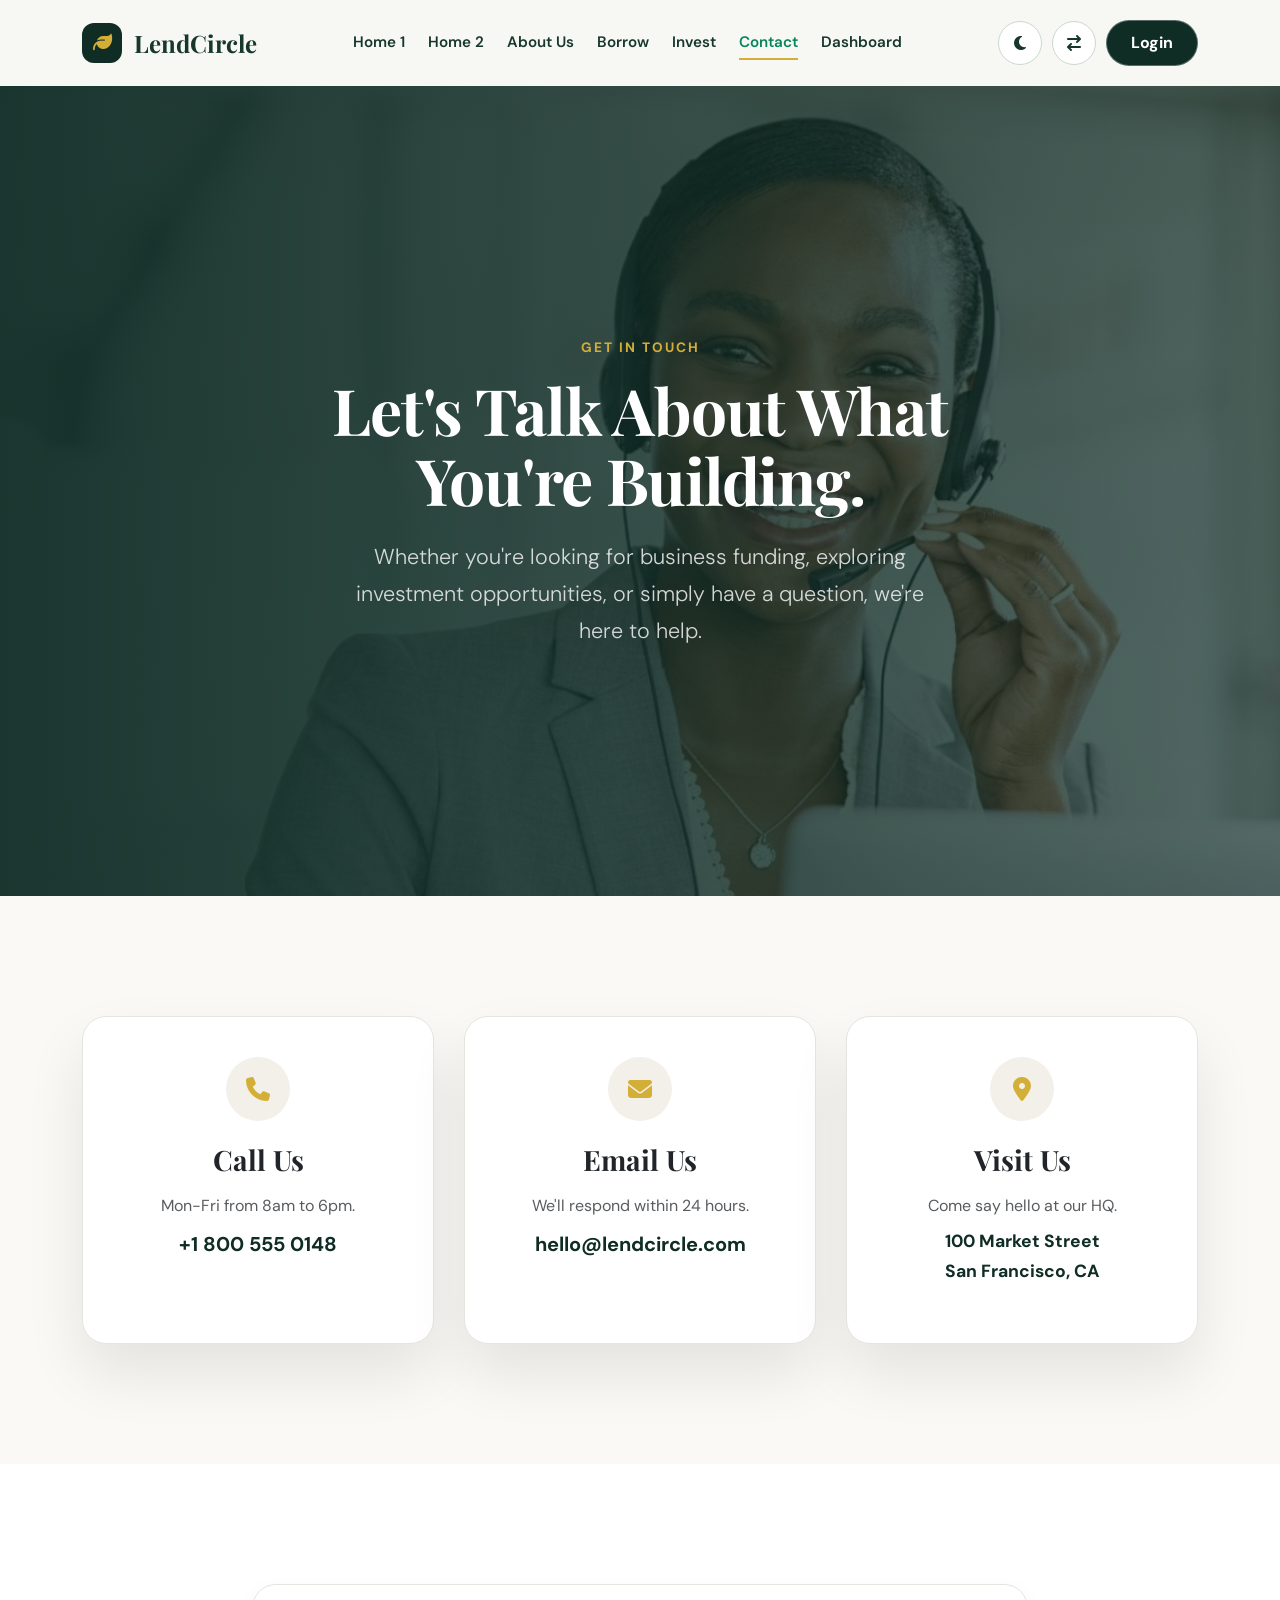
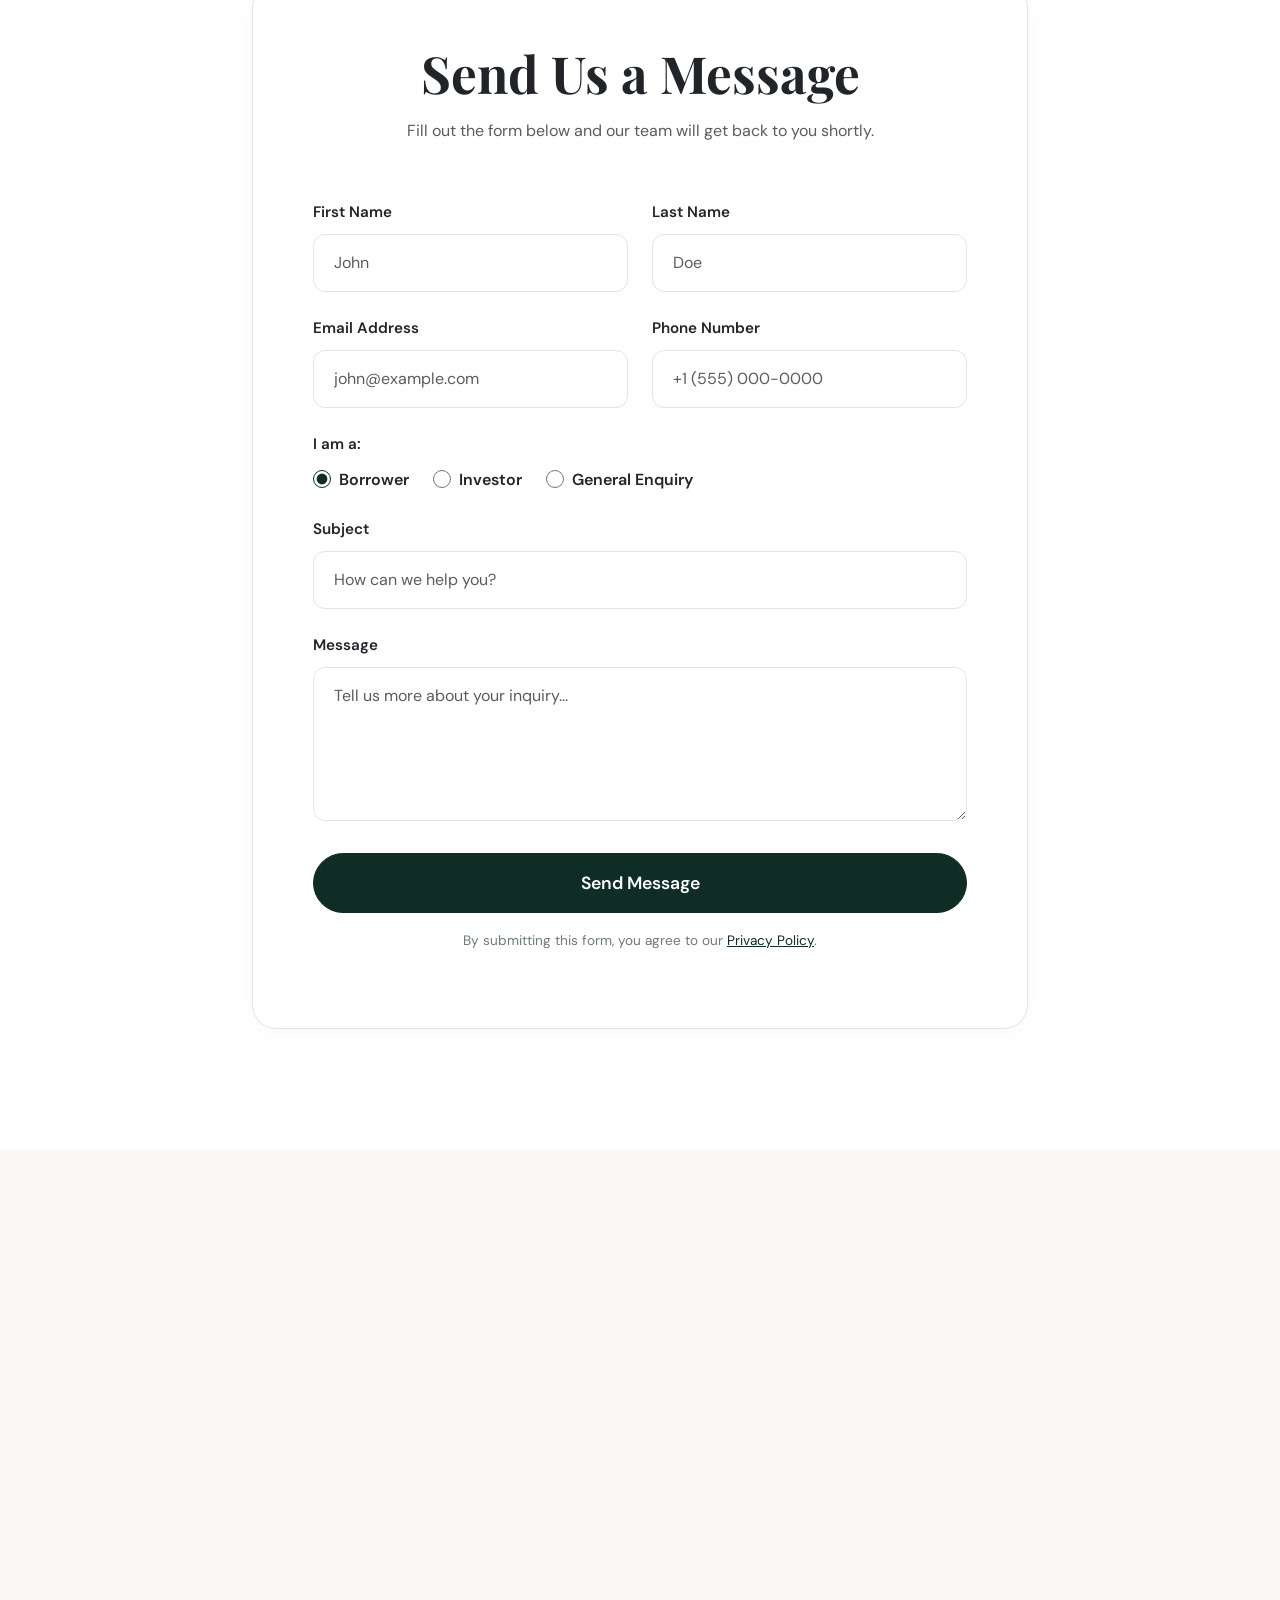
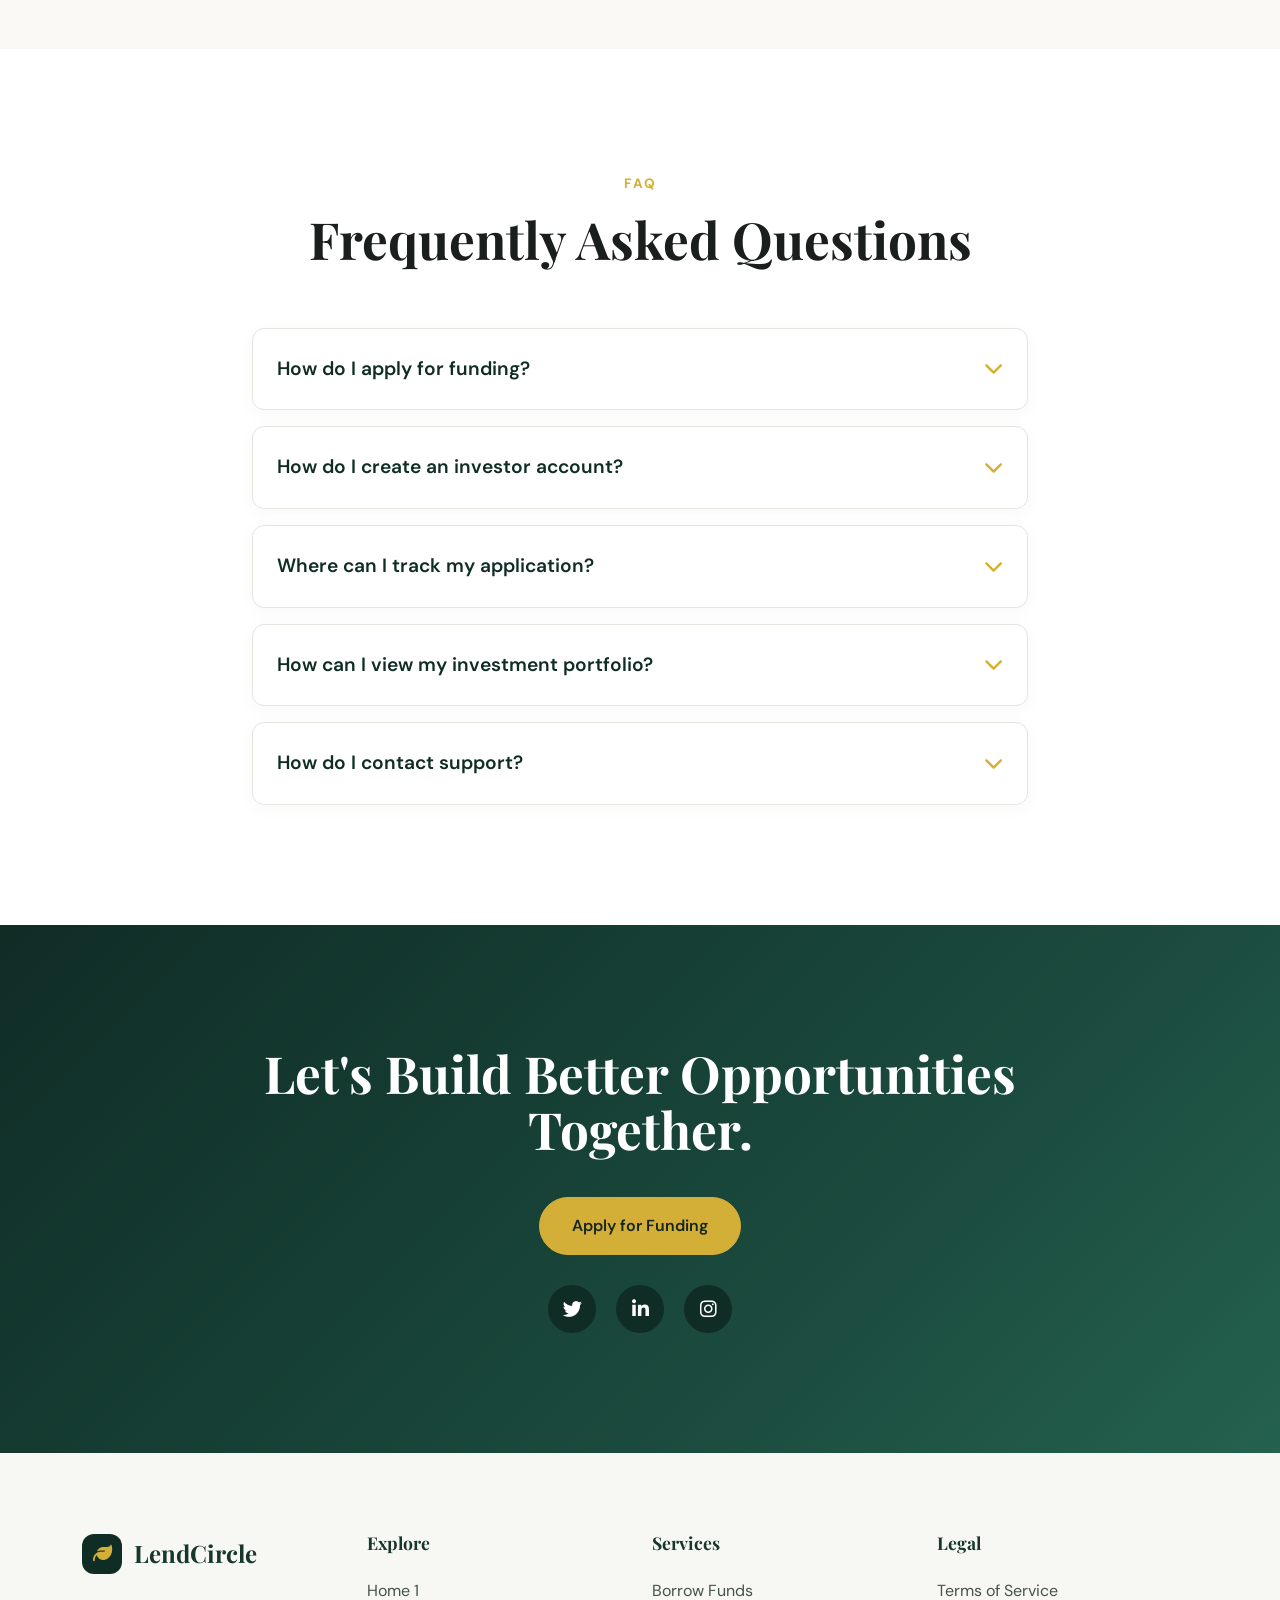
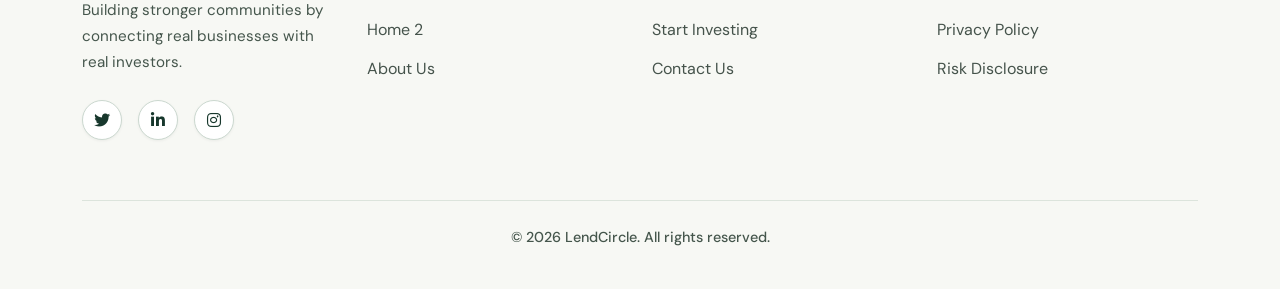
<file: contact.html>
<!DOCTYPE html>
<html lang="en">

<head>
  <meta charset="UTF-8">
  <meta name="viewport" content="width=device-width, initial-scale=1.0">
  <meta name="theme-color" content="#173f35">
  <title>Contact Us - LendCircle</title>
  <link rel="icon" type="image/svg+xml"
    href="data:image/svg+xml,%3Csvg xmlns='http://www.w3.org/2000/svg' viewBox='0 0 64 64'%3E%3Crect width='64' height='64' rx='16' fill='%23173f35'/%3E%3Cpath d='M16 38c12-2 19-9 29-23 1 12-3 24-13 29-7 3-12 0-16-6Z' fill='%23c9974d'/%3E%3C/svg%3E">
  <link rel="preconnect" href="https://fonts.googleapis.com">
  <link rel="preconnect" href="https://fonts.gstatic.com" crossorigin>
  <link
    href="https://fonts.googleapis.com/css2?family=DM+Sans:wght@400;500;600;700;800&family=Playfair+Display:wght@500;600;700&display=swap"
    rel="stylesheet">
  <link rel="stylesheet" href="https://cdn.jsdelivr.net/npm/bootstrap@5.3.3/dist/css/bootstrap.min.css">
  <link rel="stylesheet" href="https://cdnjs.cloudflare.com/ajax/libs/font-awesome/6.7.2/css/all.min.css">
  <link rel="stylesheet" href="assets/css/style.css">
</head>

<body>
  <nav class="navbar">
    <div class="container nav-inner">
      <a href="index.html" class="brand">
        <div class="brand-icon"><i class="fa-solid fa-leaf"></i></div>
        LendCircle
      </a>
      <div class="nav-links">
        <a href="index.html" class="nav-link">Home 1</a>
        <a href="home-2.html" class="nav-link">Home 2</a>
        <a href="about.html" class="nav-link">About Us</a>
        <a href="borrow.html" class="nav-link">Borrow</a>
        <a href="invest.html" class="nav-link">Invest</a>
        <a href="contact.html" class="nav-link active">Contact</a>
        <a href="dashboard.html" class="nav-link">Dashboard</a>
      </div>
      <div class="nav-actions">
        <button class="icon-btn" onclick="toggleTheme()"><i class="fa-solid fa-moon"></i></button>
        <button class="icon-btn" onclick="toggleRTL()" title="Toggle RTL"><i
            class="fa-solid fa-arrow-right-arrow-left"></i></button>
        <a href="login.html" class="btn btn-outline" style="padding: 10px 24px;">Login</a>
      </div>
    </div>
  </nav>

  <main>
    <!-- Hero -->
    <section class="hero-1"
      style="background: url('assets/images/contact-hero.jpg') center/cover no-repeat; align-items: center; padding-top: 150px; padding-bottom: 150px;">
      <div
        style="position: absolute; inset: 0; background: linear-gradient(to right, rgba(15, 44, 37, 0.95) 0%, rgba(15, 44, 37, 0.7) 100%);">
      </div>
      <div class="container" style="position: relative; z-index: 2; color: #fff; text-align: center;">
        <div style="max-width: 800px; margin: 0 auto;">
          <span class="eyebrow" style="color: var(--accent);">GET IN TOUCH</span>
          <h1 class="hero-heading" style="color: #fff; font-size: clamp(3rem, 5vw, 4.5rem);">Let's Talk About What
            You're Building.</h1>
          <p class="lead" style="color: rgba(255,255,255,0.8); margin: 0 auto;">Whether you're looking for business
            funding, exploring investment opportunities, or simply have a question, we're here to help.</p>
        </div>
      </div>
    </section>

    <!-- Contact Information -->
    <section class="section">
      <div class="container" style="position: relative; z-index: 10;">
        <div class="grid-3">
          <div class="card premium-card" style="text-align: center; padding: 40px; box-shadow: var(--shadow-lg);">
            <div
              style="width: 64px; height: 64px; background: var(--surface-2); border-radius: 50%; display: grid; place-items: center; margin: 0 auto 24px; color: var(--accent); font-size: 1.5rem;">
              <i class="fa-solid fa-phone"></i>
            </div>
            <h3 style="margin-bottom: 16px;">Call Us</h3>
            <p class="text-muted" style="margin-bottom: 8px;">Mon-Fri from 8am to 6pm.</p>
            <a href="tel:+18005550148" style="font-size: 1.25rem; font-weight: 700; color: var(--primary-text);">+1 800
              555
              0148</a>
          </div>
          <div class="card premium-card" style="text-align: center; padding: 40px; box-shadow: var(--shadow-lg);">
            <div
              style="width: 64px; height: 64px; background: var(--surface-2); border-radius: 50%; display: grid; place-items: center; margin: 0 auto 24px; color: var(--accent); font-size: 1.5rem;">
              <i class="fa-solid fa-envelope"></i>
            </div>
            <h3 style="margin-bottom: 16px;">Email Us</h3>
            <p class="text-muted" style="margin-bottom: 8px;">We'll respond within 24 hours.</p>
            <a href="mailto:hello@lendcircle.com"
              style="font-size: 1.25rem; font-weight: 700; color: var(--primary-text);">hello@lendcircle.com</a>
          </div>
          <div class="card premium-card" style="text-align: center; padding: 40px; box-shadow: var(--shadow-lg);">
            <div
              style="width: 64px; height: 64px; background: var(--surface-2); border-radius: 50%; display: grid; place-items: center; margin: 0 auto 24px; color: var(--accent); font-size: 1.5rem;">
              <i class="fa-solid fa-location-dot"></i>
            </div>
            <h3 style="margin-bottom: 16px;">Visit Us</h3>
            <p class="text-muted" style="margin-bottom: 8px;">Come say hello at our HQ.</p>
            <address style="font-style: normal; font-size: 1.1rem; font-weight: 700; color: var(--primary-text);">
              100 Market Street<br>San Francisco, CA
            </address>
          </div>
        </div>
      </div>
    </section>

    <!-- Contact Form -->
    <section class="section section-light">
      <div class="container" style="max-width: 800px;">
        <div class="card premium-card" style="padding: 60px;">
          <div style="text-align: center; margin-bottom: 40px;">
            <h2 class="section-heading">Send Us a Message</h2>
            <p class="text-muted">Fill out the form below and our team will get back to you shortly.</p>
          </div>
          <form>
            <div style="display: grid; grid-template-columns: 1fr 1fr; gap: 24px; margin-bottom: 24px;" class="contact-form-grid">
              <div class="form-group" style="margin: 0;">
                <label class="form-label">First Name</label>
                <input type="text" class="form-control" placeholder="John" required>
              </div>
              <div class="form-group" style="margin: 0;">
                <label class="form-label">Last Name</label>
                <input type="text" class="form-control" placeholder="Doe" required>
              </div>
            </div>
            <div style="display: grid; grid-template-columns: 1fr 1fr; gap: 24px; margin-bottom: 24px;" class="contact-form-grid">
              <div class="form-group" style="margin: 0;">
                <label class="form-label">Email Address</label>
                <input type="email" class="form-control" placeholder="john@example.com" required>
              </div>
              <div class="form-group" style="margin: 0;">
                <label class="form-label">Phone Number</label>
                <input type="tel" class="form-control" placeholder="+1 (555) 000-0000">
              </div>
            </div>

            <div class="form-group" style="margin-bottom: 24px;">
              <label class="form-label">I am a:</label>
              <div style="display: flex; gap: 24px; flex-wrap: wrap;">
                <label style="display: flex; align-items: center; gap: 8px; cursor: pointer;">
                  <input type="radio" name="user_type" value="borrower" checked
                    style="accent-color: var(--primary-text); width: 18px; height: 18px;">
                  <span style="font-weight: 600;">Borrower</span>
                </label>
                <label style="display: flex; align-items: center; gap: 8px; cursor: pointer;">
                  <input type="radio" name="user_type" value="investor"
                    style="accent-color: var(--primary-text); width: 18px; height: 18px;">
                  <span style="font-weight: 600;">Investor</span>
                </label>
                <label style="display: flex; align-items: center; gap: 8px; cursor: pointer;">
                  <input type="radio" name="user_type" value="general"
                    style="accent-color: var(--primary-text); width: 18px; height: 18px;">
                  <span style="font-weight: 600;">General Enquiry</span>
                </label>
              </div>
            </div>

            <div class="form-group" style="margin-bottom: 24px;">
              <label class="form-label">Subject</label>
              <input type="text" class="form-control" placeholder="How can we help you?" required>
            </div>

            <div class="form-group" style="margin-bottom: 32px;">
              <label class="form-label">Message</label>
              <textarea class="form-control" rows="5" placeholder="Tell us more about your inquiry..." required
                style="resize: vertical;"></textarea>
            </div>

            <button type="submit" class="btn btn-primary" style="width: 100%; font-size: 1.1rem; padding: 16px;">Send
              Message</button>

            <p style="text-align: center; margin-top: 16px; font-size: 0.85rem; color: var(--text-muted);">
              By submitting this form, you agree to our <a href="#"
                style="color: var(--primary-text); text-decoration: underline;">Privacy Policy</a>.
            </p>
          </form>
        </div>
      </div>
    </section>

    <!-- Google Map Location -->
    <section class="section" style="padding: 0;">
      <div style="width: 100%; height: 500px;">
        <iframe
          src="https://www.google.com/maps/embed?pb=!1m18!1m12!1m3!1d3153.0988636153676!2d-122.39958048468205!3d37.79251897975618!2m3!1f0!2f0!3f0!3m2!1i1024!2i768!4f13.1!3m3!1m2!1s0x80858064d1f50689%3A0xc3e3b7b255e1c4a1!2s100%20Market%20St%2C%20San%20Francisco%2C%20CA%2094105%2C%20USA!5e0!3m2!1sen!2sin!4v1622616147493!5m2!1sen!2sin"
          width="100%" height="100%" style="border:0;" allowfullscreen="" loading="lazy"></iframe>
      </div>
    </section>

    <!-- FAQ -->
    <section class="section section-light">
      <div class="container" style="max-width: 800px;">
        <div style="text-align: center; margin-bottom: 60px;">
          <span class="eyebrow">FAQ</span>
          <h2 class="section-heading">Frequently Asked Questions</h2>
        </div>

        <div class="faq-accordion" style="display: flex; flex-direction: column; gap: 16px;">
          <details class="premium-details"
            style="background: var(--surface); padding: 24px; border-radius: var(--radius-sm); border: 1px solid var(--border); box-shadow: var(--shadow-sm); cursor: pointer;">
            <summary
              style="font-size: 1.2rem; font-weight: 600; color: var(--primary-text); list-style: none; display: flex; justify-content: space-between; align-items: center;">
              How do I apply for funding? <i class="fa-solid fa-chevron-down details-icon"
                style="transition: transform 0.3s; color: var(--accent);"></i>
            </summary>
            <p class="text-muted" style="margin-top: 16px; margin-bottom: 0; line-height: 1.6;">You can apply for
              funding by clicking the "Apply for Funding" button and completing our secure online application. The
              process typically takes less than 15 minutes, and our team will review your application within 48 hours.
            </p>
          </details>
          <details class="premium-details"
            style="background: var(--surface); padding: 24px; border-radius: var(--radius-sm); border: 1px solid var(--border); box-shadow: var(--shadow-sm); cursor: pointer;">
            <summary
              style="font-size: 1.2rem; font-weight: 600; color: var(--primary-text); list-style: none; display: flex; justify-content: space-between; align-items: center;">
              How do I create an investor account? <i class="fa-solid fa-chevron-down details-icon"
                style="transition: transform 0.3s; color: var(--accent);"></i>
            </summary>
            <p class="text-muted" style="margin-top: 16px; margin-bottom: 0; line-height: 1.6;">Click on "Start
              Investing" or "Sign Up" to create an investor account. You'll need to verify your identity, link a bank
              account, and complete a brief investor profile before you can start browsing and funding opportunities.
            </p>
          </details>
          <details class="premium-details"
            style="background: var(--surface); padding: 24px; border-radius: var(--radius-sm); border: 1px solid var(--border); box-shadow: var(--shadow-sm); cursor: pointer;">
            <summary
              style="font-size: 1.2rem; font-weight: 600; color: var(--primary-text); list-style: none; display: flex; justify-content: space-between; align-items: center;">
              Where can I track my application? <i class="fa-solid fa-chevron-down details-icon"
                style="transition: transform 0.3s; color: var(--accent);"></i>
            </summary>
            <p class="text-muted" style="margin-top: 16px; margin-bottom: 0; line-height: 1.6;">Once you've submitted an
              application, you can log in to your Borrower Dashboard to view its status in real-time. We'll also send
              you email notifications at every major milestone.</p>
          </details>
          <details class="premium-details"
            style="background: var(--surface); padding: 24px; border-radius: var(--radius-sm); border: 1px solid var(--border); box-shadow: var(--shadow-sm); cursor: pointer;">
            <summary
              style="font-size: 1.2rem; font-weight: 600; color: var(--primary-text); list-style: none; display: flex; justify-content: space-between; align-items: center;">
              How can I view my investment portfolio? <i class="fa-solid fa-chevron-down details-icon"
                style="transition: transform 0.3s; color: var(--accent);"></i>
            </summary>
            <p class="text-muted" style="margin-top: 16px; margin-bottom: 0; line-height: 1.6;">Your investment
              portfolio is accessible from the Investor Dashboard. There, you can view your active investments, track
              repayments, monitor your annualized returns, and discover new businesses to fund.</p>
          </details>
          <details class="premium-details"
            style="background: var(--surface); padding: 24px; border-radius: var(--radius-sm); border: 1px solid var(--border); box-shadow: var(--shadow-sm); cursor: pointer;">
            <summary
              style="font-size: 1.2rem; font-weight: 600; color: var(--primary-text); list-style: none; display: flex; justify-content: space-between; align-items: center;">
              How do I contact support? <i class="fa-solid fa-chevron-down details-icon"
                style="transition: transform 0.3s; color: var(--accent);"></i>
            </summary>
            <p class="text-muted" style="margin-top: 16px; margin-bottom: 0; line-height: 1.6;">You can use the contact
              form on this page, email us directly at hello@lendcircle.com, or call us at +1 800 555 0148. Our support
              team is available Monday through Friday, 8am to 6pm PT.</p>
          </details>
        </div>
      </div>
    </section>

    <!-- Final CTA -->
    <section class="section" style="text-align: center; background: var(--accent);">
      <div class="container" style="max-width: 800px;">
        <h2 class="section-heading" style="color: var(--primary-text);">Let's Build Better Opportunities Together.</h2>
        <div
          style="display: flex; gap: 16px; justify-content: center; flex-wrap: wrap; margin-top: 40px; margin-bottom: 30px;">
          <a href="borrow.html" class="btn btn-primary">Apply for Funding</a>
        </div>

        <div style="display: flex; justify-content: center; gap: 20px;">
          <a href="#"
            style="width: 48px; height: 48px; border-radius: 50%; background: var(--primary); color: #fff; display: flex; justify-content: center; align-items: center; transition: var(--transition); text-decoration: none;"
            onmouseover="this.style.transform='scale(1.1)'; this.style.backgroundColor='#1a4a3e';"
            onmouseout="this.style.transform='scale(1)'; this.style.backgroundColor='var(--primary)';">
            <i class="fa-brands fa-twitter" style="font-size: 1.2rem;"></i>
          </a>
          <a href="#"
            style="width: 48px; height: 48px; border-radius: 50%; background: var(--primary); color: #fff; display: flex; justify-content: center; align-items: center; transition: var(--transition); text-decoration: none;"
            onmouseover="this.style.transform='scale(1.1)'; this.style.backgroundColor='#1a4a3e';"
            onmouseout="this.style.transform='scale(1)'; this.style.backgroundColor='var(--primary)';">
            <i class="fa-brands fa-linkedin-in" style="font-size: 1.2rem;"></i>
          </a>
          <a href="#"
            style="width: 48px; height: 48px; border-radius: 50%; background: var(--primary); color: #fff; display: flex; justify-content: center; align-items: center; transition: var(--transition); text-decoration: none;"
            onmouseover="this.style.transform='scale(1.1)'; this.style.backgroundColor='#1a4a3e';"
            onmouseout="this.style.transform='scale(1)'; this.style.backgroundColor='var(--primary)';">
            <i class="fa-brands fa-instagram" style="font-size: 1.2rem;"></i>
          </a>
        </div>
      </div>
    </section>
  </main>

  <footer class="footer">
    <div class="container">
      <div class="grid-4">
        <div>
          <a href="index.html" class="brand" style="margin-bottom: 24px; color: #fff;">
            <div class="brand-icon"><i class="fa-solid fa-leaf"></i></div>
            LendCircle
          </a>
          <p style="color: rgba(255,255,255,0.7); margin-bottom: 24px; font-size: 0.95rem;">Building stronger
            communities by connecting real businesses with real investors.</p>
          <div class="social-links">
            <a href="#" class="social-icon"><i class="fa-brands fa-twitter"></i></a>
            <a href="#" class="social-icon"><i class="fa-brands fa-linkedin-in"></i></a>
            <a href="#" class="social-icon"><i class="fa-brands fa-instagram"></i></a>
          </div>
        </div>
        <div>
          <h4 style="color: #fff; margin-bottom: 24px; font-size: 1.1rem;">Explore</h4>
          <ul style="list-style: none; padding: 0; margin: 0; display: flex; flex-direction: column; gap: 12px;">
            <li><a href="index.html" style="color: rgba(255,255,255,0.7); text-decoration: none; transition: 0.3s;">Home
                1</a></li>
            <li><a href="home-2.html"
                style="color: rgba(255,255,255,0.7); text-decoration: none; transition: 0.3s;">Home 2</a></li>
            <li><a href="about.html"
                style="color: rgba(255,255,255,0.7); text-decoration: none; transition: 0.3s;">About Us</a></li>
          </ul>
        </div>
        <div>
          <h4 style="color: #fff; margin-bottom: 24px; font-size: 1.1rem;">Services</h4>
          <ul style="list-style: none; padding: 0; margin: 0; display: flex; flex-direction: column; gap: 12px;">
            <li><a href="borrow.html"
                style="color: rgba(255,255,255,0.7); text-decoration: none; transition: 0.3s;">Borrow Funds</a></li>
            <li><a href="invest.html"
                style="color: rgba(255,255,255,0.7); text-decoration: none; transition: 0.3s;">Start Investing</a></li>
            <li><a href="contact.html"
                style="color: rgba(255,255,255,0.7); text-decoration: none; transition: 0.3s;">Contact Us</a></li>
          </ul>
        </div>
        <div>
          <h4 style="color: #fff; margin-bottom: 24px; font-size: 1.1rem;">Legal</h4>
          <ul style="list-style: none; padding: 0; margin: 0; display: flex; flex-direction: column; gap: 12px;">
            <li><a href="#" style="color: rgba(255,255,255,0.7); text-decoration: none; transition: 0.3s;">Terms of
                Service</a></li>
            <li><a href="#" style="color: rgba(255,255,255,0.7); text-decoration: none; transition: 0.3s;">Privacy
                Policy</a></li>
            <li><a href="#" style="color: rgba(255,255,255,0.7); text-decoration: none; transition: 0.3s;">Risk
                Disclosure</a></li>
          </ul>
        </div>
      </div>
      <div
        style="border-top: 1px solid rgba(255,255,255,0.1); margin-top: 60px; padding-top: 24px; text-align: center; color: rgba(255,255,255,0.5); font-size: 0.9rem;">
        &copy; 2026 LendCircle. All rights reserved.
      </div>
    </div>
  </footer>
  <script src="https://cdn.jsdelivr.net/npm/bootstrap@5.3.3/dist/js/bootstrap.bundle.min.js"></script>
  <script src="assets/js/main.js"></script>
</body>

</html>
</file>
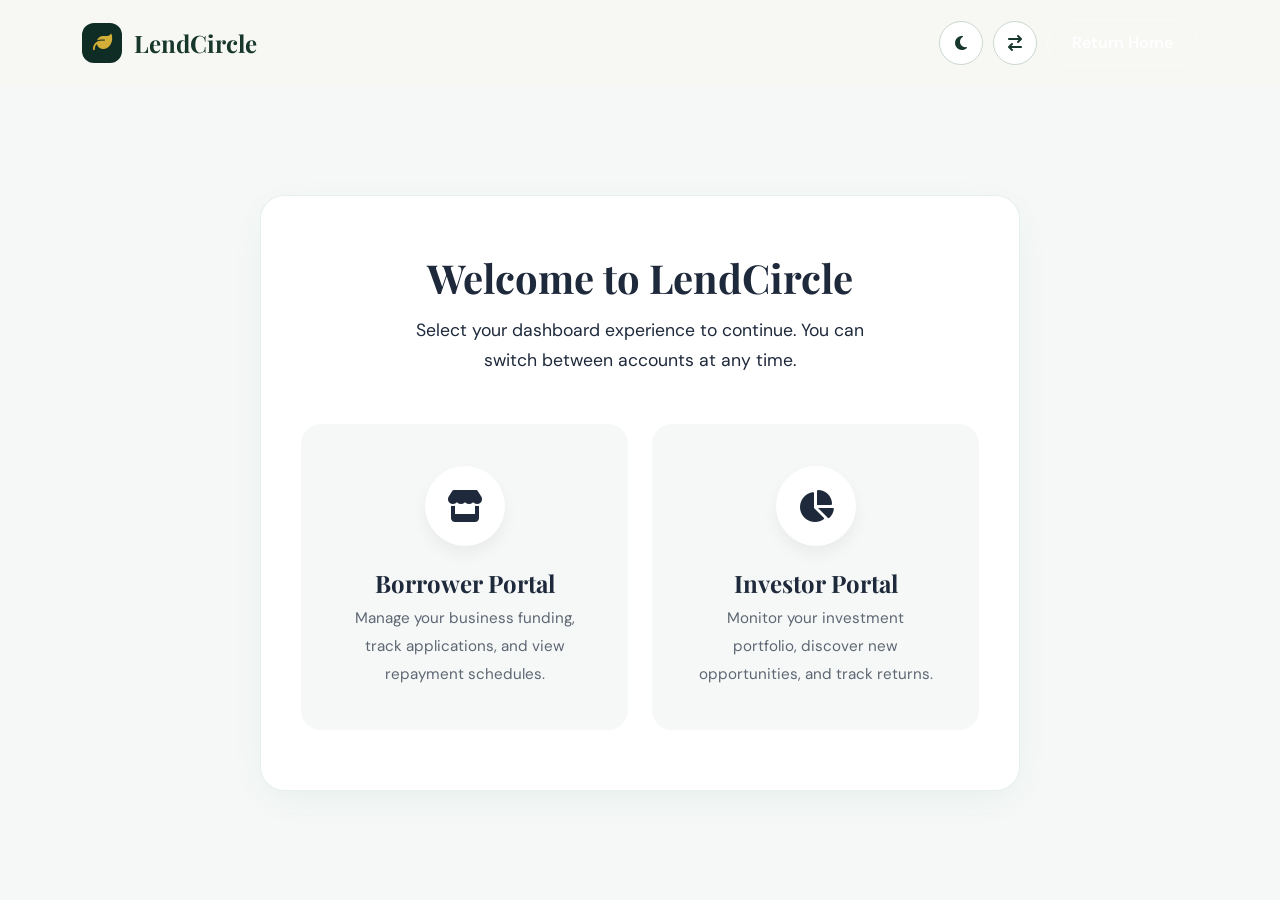
<file: dashboard.html>
﻿<!DOCTYPE html>
<html lang="en">
<head>
<meta charset="UTF-8">
<meta name="viewport" content="width=device-width, initial-scale=1.0">
<meta name="theme-color" content="#0F6B57">
<title>Dashboard - LendCircle</title>
<link rel="icon" type="image/svg+xml" href="data:image/svg+xml,%3Csvg xmlns='http://www.w3.org/2000/svg' viewBox='0 0 64 64'%3E%3Crect width='64' height='64' rx='16' fill='%230F6B57'/%3E%3Cpath d='M16 38c12-2 19-9 29-23 1 12-3 24-13 29-7 3-12 0-16-6Z' fill='%23c9974d'/%3E%3C/svg%3E">
<link rel="preconnect" href="https://fonts.googleapis.com">
<link rel="preconnect" href="https://fonts.gstatic.com" crossorigin>
<link href="https://fonts.googleapis.com/css2?family=DM+Sans:wght@400;500;600;700;800&family=Playfair+Display:wght@500;600;700&display=swap" rel="stylesheet">
<link rel="stylesheet" href="https://cdn.jsdelivr.net/npm/bootstrap@5.3.3/dist/css/bootstrap.min.css">
<link rel="stylesheet" href="https://cdnjs.cloudflare.com/ajax/libs/font-awesome/6.7.2/css/all.min.css">
<link rel="stylesheet" href="assets/css/style.css">
<style>
  :root {
    --dash-bg: #F5F8F7;
    --dash-card: #FFFFFF;
    --dash-primary: #0F6B57;
    --dash-text: #1E293B;
  }
  [data-theme="dark"] {
    --dash-bg: #0C1714;
    --dash-card: #12221E;
    --dash-text: #E8F0ED;
  }
  body { background-color: var(--dash-bg); color: var(--dash-text); display: flex; flex-direction: column; min-height: 100vh; }
  
  .dashboard-switcher { max-width: 800px; margin: auto; padding: 40px 20px; width: 100%; text-align: center; }
  .switcher-card { background: var(--dash-card); border-radius: 24px; box-shadow: 0 10px 40px -10px rgba(15, 107, 87, 0.08); padding: 60px 40px; border: 1px solid rgba(15, 107, 87, 0.1); }
  [data-theme="dark"] .switcher-card { border-color: rgba(255,255,255,0.05); box-shadow: 0 10px 40px -10px rgba(0, 0, 0, 0.5); }
  
  .portal-btn { display: flex; flex-direction: column; align-items: center; justify-content: center; gap: 24px; padding: 40px; border-radius: 20px; border: 2px solid transparent; background: var(--dash-bg); color: var(--dash-text); text-decoration: none; transition: all 0.3s cubic-bezier(0.4, 0, 0.2, 1); cursor: pointer; }
  .portal-btn:hover { border-color: var(--dash-primary-text); background: rgba(15, 107, 87, 0.02); transform: translateY(-4px); box-shadow: 0 12px 24px -10px rgba(15, 107, 87, 0.15); }
  [data-theme="dark"] .portal-btn:hover { background: rgba(21, 155, 120, 0.05); }
  .portal-icon { width: 80px; height: 80px; border-radius: 50%; background: var(--dash-card); box-shadow: 0 8px 16px rgba(0,0,0,0.05); display: grid; place-items: center; font-size: 2rem; color: var(--dash-primary-text); transition: 0.3s; }
  .portal-btn:hover .portal-icon { background: var(--dash-primary); color: #fff; transform: scale(1.1); }
</style>
</head>
<body>

<nav class="navbar" style="position: static; background: var(--dash-card); border-bottom: 1px solid rgba(15, 107, 87, 0.1);">
  <div class="container nav-inner">
    <a href="index.html" class="brand" style="color: var(--dash-primary-text);">
      <div class="brand-icon"><i class="fa-solid fa-leaf"></i></div>
      LendCircle
    </a>
    <div class="nav-actions">
      <button class="icon-btn" onclick="toggleTheme()"><i class="fa-solid fa-moon"></i></button>
      <button class="icon-btn" onclick="toggleRTL()" title="Toggle RTL"><i class="fa-solid fa-arrow-right-arrow-left"></i></button>
      <a href="index.html" class="btn btn-outline" style="padding: 10px 24px;">Return Home</a>
    </div>
  </div>
</nav>

<div class="dashboard-switcher">
  <div class="switcher-card">
    <h1 style="font-family: var(--font-heading); margin-bottom: 16px; font-size: 2.5rem;">Welcome to LendCircle</h1>
    <p style="color: var(--dash-muted); margin-bottom: 48px; font-size: 1.1rem; max-width: 500px; margin-inline: auto;">Select your dashboard experience to continue. You can switch between accounts at any time.</p>
    
    <div style="display: grid; grid-template-columns: repeat(auto-fit, minmax(250px, 1fr)); gap: 24px;">
      <a href="borrower-dashboard.html" class="portal-btn">
        <div class="portal-icon"><i class="fa-solid fa-store"></i></div>
        <div>
          <h3 style="margin-bottom: 8px; font-size: 1.5rem;">Borrower Portal</h3>
          <span style="font-size: 0.95rem; opacity: 0.7;">Manage your business funding, track applications, and view repayment schedules.</span>
        </div>
      </a>
      
      <a href="investor-dashboard.html" class="portal-btn">
        <div class="portal-icon"><i class="fa-solid fa-chart-pie"></i></div>
        <div>
          <h3 style="margin-bottom: 8px; font-size: 1.5rem;">Investor Portal</h3>
          <span style="font-size: 0.95rem; opacity: 0.7;">Monitor your investment portfolio, discover new opportunities, and track returns.</span>
        </div>
      </a>
    </div>
  </div>
</div>

<script src="https://cdn.jsdelivr.net/npm/bootstrap@5.3.3/dist/js/bootstrap.bundle.min.js"></script>
<script src="assets/js/main.js"></script>
</body>
</html>
</file>
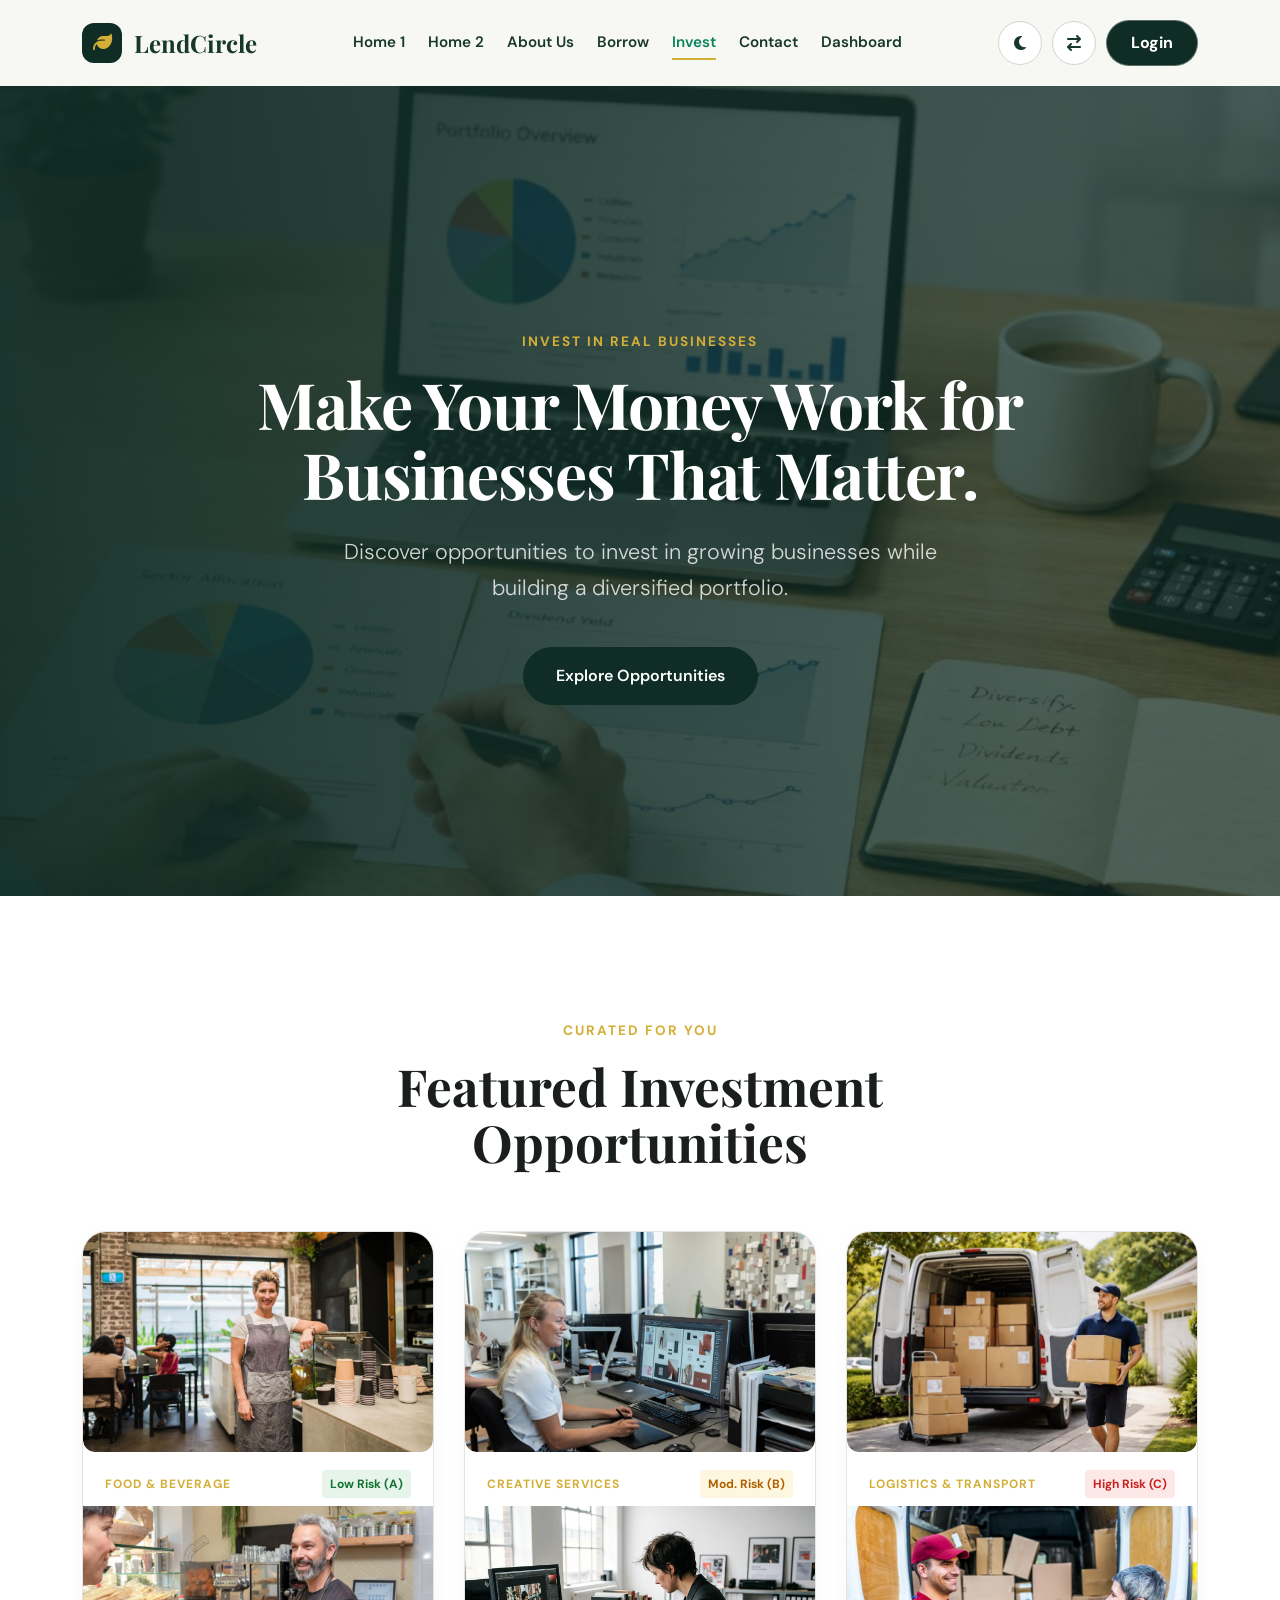
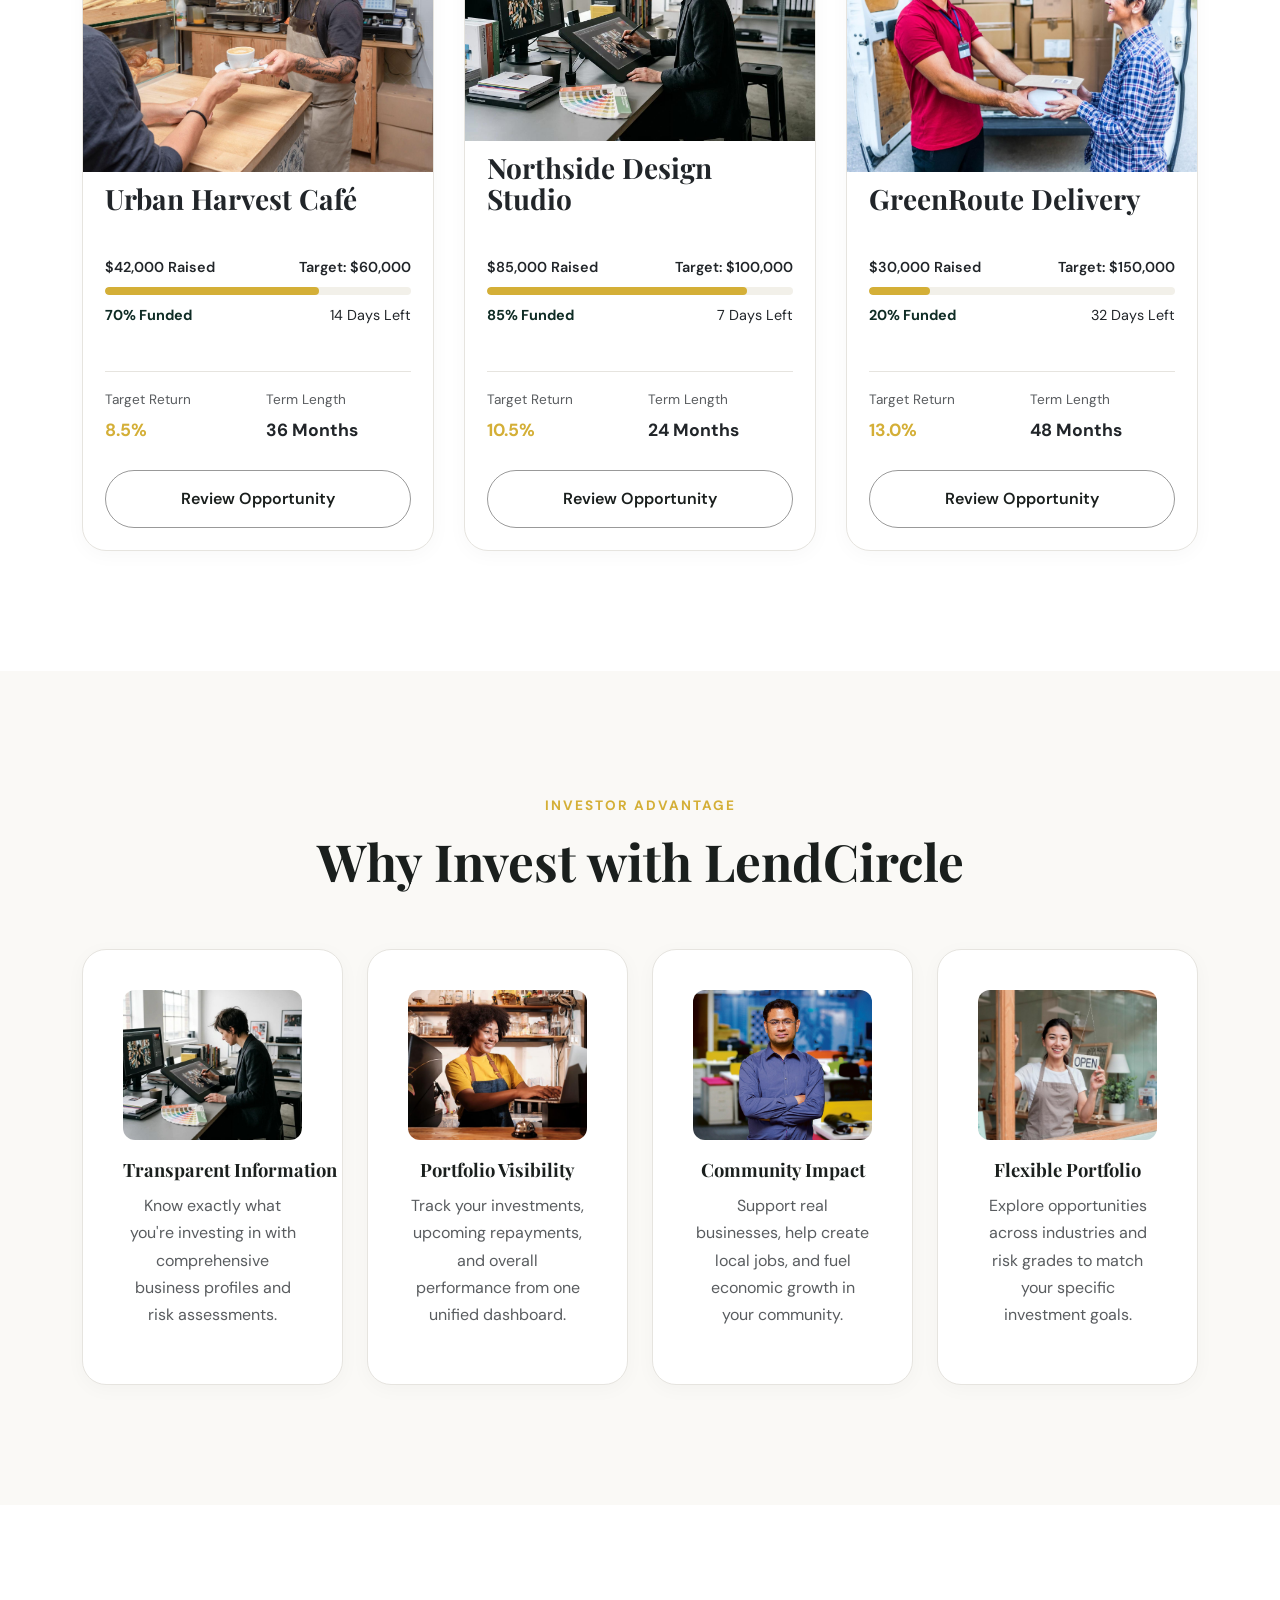
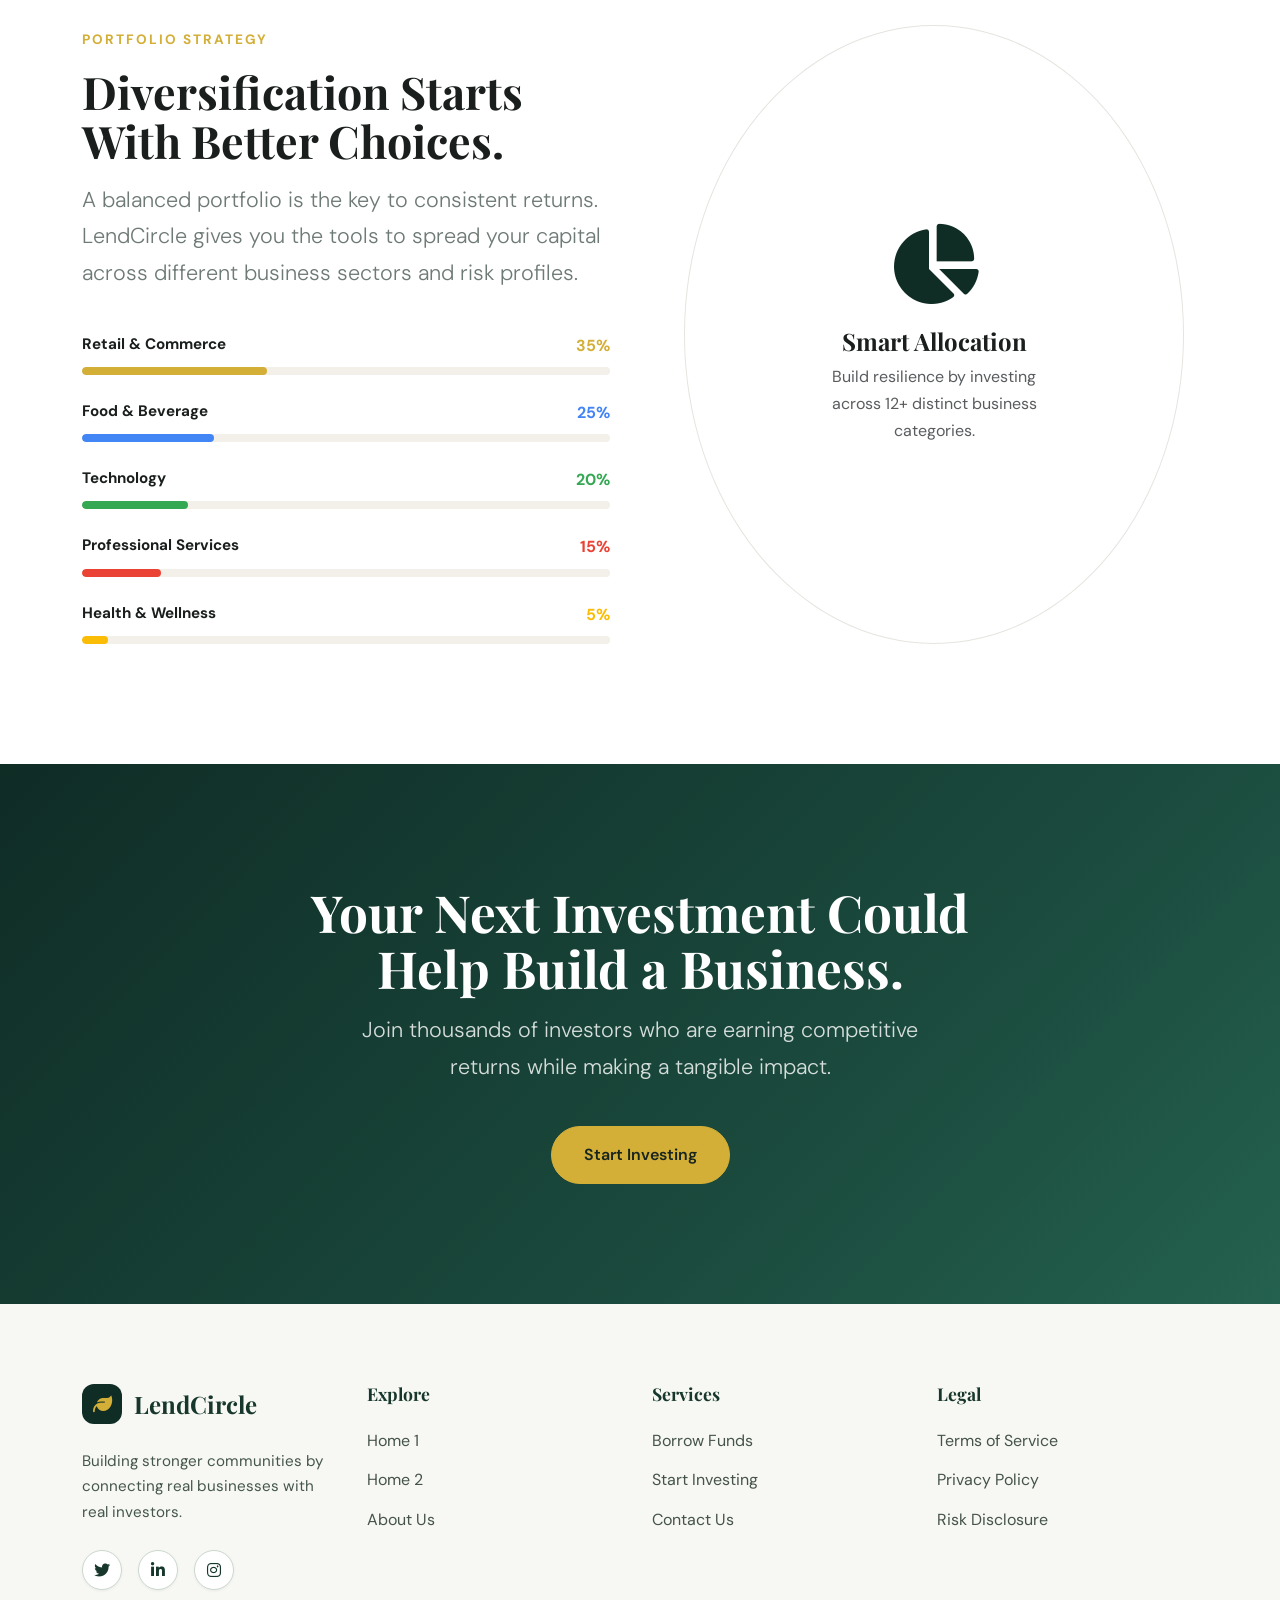
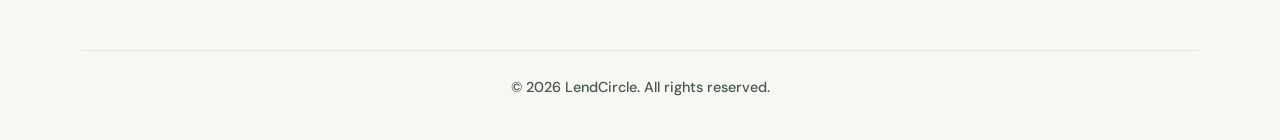
<file: invest.html>
<!DOCTYPE html>
<html lang="en">

<head>
  <meta charset="UTF-8">
  <meta name="viewport" content="width=device-width, initial-scale=1.0">
  <meta name="theme-color" content="#173f35">
  <title>Invest - LendCircle</title>
  <link rel="icon" type="image/svg+xml"
    href="data:image/svg+xml,%3Csvg xmlns='http://www.w3.org/2000/svg' viewBox='0 0 64 64'%3E%3Crect width='64' height='64' rx='16' fill='%23173f35'/%3E%3Cpath d='M16 38c12-2 19-9 29-23 1 12-3 24-13 29-7 3-12 0-16-6Z' fill='%23c9974d'/%3E%3C/svg%3E">
  <link rel="preconnect" href="https://fonts.googleapis.com">
  <link rel="preconnect" href="https://fonts.gstatic.com" crossorigin>
  <link
    href="https://fonts.googleapis.com/css2?family=DM+Sans:wght@400;500;600;700;800&family=Playfair+Display:wght@500;600;700&display=swap"
    rel="stylesheet">
  <link rel="stylesheet" href="https://cdn.jsdelivr.net/npm/bootstrap@5.3.3/dist/css/bootstrap.min.css">
  <link rel="stylesheet" href="https://cdnjs.cloudflare.com/ajax/libs/font-awesome/6.7.2/css/all.min.css">
  <link rel="stylesheet" href="assets/css/style.css">
</head>

<body>
  <nav class="navbar">
    <div class="container nav-inner">
      <a href="index.html" class="brand">
        <div class="brand-icon"><i class="fa-solid fa-leaf"></i></div>
        LendCircle
      </a>
      <div class="nav-links">
        <a href="index.html" class="nav-link">Home 1</a>
        <a href="home-2.html" class="nav-link">Home 2</a>
        <a href="about.html" class="nav-link">About Us</a>
        <a href="borrow.html" class="nav-link">Borrow</a>
        <a href="invest.html" class="nav-link active">Invest</a>
        <a href="contact.html" class="nav-link">Contact</a>
        <a href="dashboard.html" class="nav-link">Dashboard</a>
      </div>
      <div class="nav-actions">
        <button class="icon-btn" onclick="toggleTheme()"><i class="fa-solid fa-moon"></i></button>
        <button class="icon-btn" onclick="toggleRTL()" title="Toggle RTL"><i
            class="fa-solid fa-arrow-right-arrow-left"></i></button>
        <a href="login.html" class="btn btn-outline" style="padding: 10px 24px;">Login</a>
      </div>
    </div>
  </nav>

  <main>
    <!-- Invest Hero -->
    <section class="hero-1"
      style="background: url('assets/images/invest-hero.jpg') center/cover no-repeat; align-items: center; padding-top: 150px; padding-bottom: 100px;">
      <div
        style="position: absolute; inset: 0; background: linear-gradient(to right, rgba(15, 44, 37, 0.95) 0%, rgba(15, 44, 37, 0.7) 100%);">
      </div>
      <div class="container" style="position: relative; z-index: 2; color: #fff; text-align: center;">
        <div style="max-width: 800px; margin: 0 auto;">
          <span class="eyebrow" style="color: var(--accent);">INVEST IN REAL BUSINESSES</span>
          <h1 class="hero-heading" style="color: #fff; font-size: clamp(3rem, 5vw, 4.5rem);">Make Your Money Work for
            Businesses That Matter.</h1>
          <p class="lead" style="color: rgba(255,255,255,0.8); margin: 0 auto;">Discover opportunities to invest in
            growing businesses while building a diversified portfolio.</p>
          <div class="btn-group-responsive" style="margin-top: 40px;">
            <a href="#opportunities" class="btn btn-primary">Explore Opportunities</a>
          </div>
        </div>
      </div>
    </section>

    <!-- Featured Opportunities -->
    <section id="opportunities" class="section section-light">
      <div class="container">
        <div style="text-align: center; max-width: 700px; margin: 0 auto 60px;">
          <span class="eyebrow">CURATED FOR YOU</span>
          <h2 class="section-heading">Featured Investment Opportunities</h2>
        </div>
        <div class="grid-3 invest-curated-grid">
          <!-- Card 1 -->
          <div class="card premium-card">
            <div class="card-image-wrap"><img src="assets/images/curated1.jpg" alt="Urban Harvest"></div>
            <div style="display: flex; justify-content: space-between; align-items: center; margin-bottom: 8px;">
              <span class="category-tag" style="margin: 0;">Food & Beverage</span>
              <span
                style="font-size: 0.75rem; font-weight: 700; background: #e6f4ea; color: #137333; padding: 4px 8px; border-radius: 4px;">Low
                Risk (A)</span>
            </div>
            <img class="opportunity-image" src="assets/images/opportunity1.jpg" alt="Urban Harvest Café local food business">
<h3 style="margin: 12px 0;">Urban Harvest Café</h3>

            <div class="progress-wrap">
              <div class="progress-stats" style="margin-bottom: 8px;"><span>$42,000 Raised</span><span>Target:
                  $60,000</span></div>
              <div class="progress-bar">
                <div class="progress-fill" style="width: 70%;"></div>
              </div>
              <div class="progress-stats" style="margin-top: 8px; font-weight: normal;"><span
                  style="font-weight: 700; color: var(--primary-text);">70% Funded</span><span>14 Days Left</span></div>
            </div>
            <div
              style="display: grid; grid-template-columns: 1fr 1fr; gap: 16px; margin: 24px 0; padding-top: 16px; border-top: 1px solid var(--border);">
              <div>
                <span class="text-muted" style="display: block; font-size: 0.85rem; margin-bottom: 4px;">Target
                  Return</span>
                <strong style="color: var(--accent); font-size: 1.1rem;">8.5%</strong>
              </div>
              <div>
                <span class="text-muted" style="display: block; font-size: 0.85rem; margin-bottom: 4px;">Term
                  Length</span>
                <strong style="font-size: 1.1rem;">36 Months</strong>
              </div>
            </div>
            <a href="#" class="btn btn-outline" style="width: 100%;">Review Opportunity</a>
          </div>
          <!-- Card 2 -->
          <div class="card premium-card">
            <div class="card-image-wrap"><img src="assets/images/curated2.jpg" alt="Northside Design"></div>
            <div style="display: flex; justify-content: space-between; align-items: center; margin-bottom: 8px;">
              <span class="category-tag" style="margin: 0;">Creative Services</span>
              <span
                style="font-size: 0.75rem; font-weight: 700; background: #fef7e0; color: #b06000; padding: 4px 8px; border-radius: 4px;">Mod.
                Risk (B)</span>
            </div>
            <img class="opportunity-image" src="assets/images/opportunity2.jpg" alt="Northside Design Studio creative workspace">
<h3 style="margin: 12px 0;">Northside Design Studio</h3>

            <div class="progress-wrap">
              <div class="progress-stats" style="margin-bottom: 8px;"><span>$85,000 Raised</span><span>Target:
                  $100,000</span></div>
              <div class="progress-bar">
                <div class="progress-fill" style="width: 85%;"></div>
              </div>
              <div class="progress-stats" style="margin-top: 8px; font-weight: normal;"><span
                  style="font-weight: 700; color: var(--primary-text);">85% Funded</span><span>7 Days Left</span></div>
            </div>
            <div
              style="display: grid; grid-template-columns: 1fr 1fr; gap: 16px; margin: 24px 0; padding-top: 16px; border-top: 1px solid var(--border);">
              <div>
                <span class="text-muted" style="display: block; font-size: 0.85rem; margin-bottom: 4px;">Target
                  Return</span>
                <strong style="color: var(--accent); font-size: 1.1rem;">10.5%</strong>
              </div>
              <div>
                <span class="text-muted" style="display: block; font-size: 0.85rem; margin-bottom: 4px;">Term
                  Length</span>
                <strong style="font-size: 1.1rem;">24 Months</strong>
              </div>
            </div>
            <a href="#" class="btn btn-outline" style="width: 100%;">Review Opportunity</a>
          </div>
          <!-- Card 3 -->
          <div class="card premium-card">
            <div class="card-image-wrap"><img src="assets/images/curated3.jpg" alt="GreenRoute Delivery"></div>
            <div style="display: flex; justify-content: space-between; align-items: center; margin-bottom: 8px;">
              <span class="category-tag" style="margin: 0;">Logistics & Transport</span>
              <span
                style="font-size: 0.75rem; font-weight: 700; background: #fce8e6; color: #c5221f; padding: 4px 8px; border-radius: 4px;">High
                Risk (C)</span>
            </div>
            <img class="opportunity-image" src="assets/images/opportunity3.jpg" alt="GreenRoute Delivery small business logistics">
<h3 style="margin: 12px 0;">GreenRoute Delivery</h3>

            <div class="progress-wrap">
              <div class="progress-stats" style="margin-bottom: 8px;"><span>$30,000 Raised</span><span>Target:
                  $150,000</span></div>
              <div class="progress-bar">
                <div class="progress-fill" style="width: 20%;"></div>
              </div>
              <div class="progress-stats" style="margin-top: 8px; font-weight: normal;"><span
                  style="font-weight: 700; color: var(--primary-text);">20% Funded</span><span>32 Days Left</span></div>
            </div>
            <div
              style="display: grid; grid-template-columns: 1fr 1fr; gap: 16px; margin: 24px 0; padding-top: 16px; border-top: 1px solid var(--border);">
              <div>
                <span class="text-muted" style="display: block; font-size: 0.85rem; margin-bottom: 4px;">Target
                  Return</span>
                <strong style="color: var(--accent); font-size: 1.1rem;">13.0%</strong>
              </div>
              <div>
                <span class="text-muted" style="display: block; font-size: 0.85rem; margin-bottom: 4px;">Term
                  Length</span>
                <strong style="font-size: 1.1rem;">48 Months</strong>
              </div>
            </div>
            <a href="#" class="btn btn-outline" style="width: 100%;">Review Opportunity</a>
          </div>
        </div>
      </div>
    </section>

    <!-- Investor Benefits -->
    <section class="section">
      <div class="container">
        <div style="text-align: center; margin-bottom: 60px;">
          <span class="eyebrow">INVESTOR ADVANTAGE</span>
          <h2 class="section-heading">Why Invest with LendCircle</h2>
        </div>
        <div class="grid-4">
          <div class="feature-block">
            <img class="invest-feature-photo" src="assets/images/opportunity2.jpg" alt="Business owner reviewing investment opportunity">
            <h3 style="white-space: nowrap; font-size: 1.15rem; margin-bottom: 12px;">Transparent Information</h3>
            <p class="text-muted">Know exactly what you're investing in with comprehensive business profiles and risk
              assessments.</p>
          </div>
          <div class="feature-block">
            <img class="invest-feature-photo" src="assets/images/solution1.jpg" alt="Investor reviewing portfolio information">
            <h3 style="white-space: nowrap; font-size: 1.15rem; margin-bottom: 12px;">Portfolio Visibility</h3>
            <p class="text-muted">Track your investments, upcoming repayments, and overall performance from one unified
              dashboard.</p>
          </div>
          <div class="feature-block">
            <img class="invest-feature-photo" src="assets/images/team2.jpg" alt="Local business team working together">
            <h3 style="white-space: nowrap; font-size: 1.15rem; margin-bottom: 12px;">Community Impact</h3>
            <p class="text-muted">Support real businesses, help create local jobs, and fuel economic growth in your
              community.</p>
          </div>
          <div class="feature-block">
            <img class="invest-feature-photo" src="assets/images/solution2.jpg" alt="Financial planning and portfolio options">
            <h3 style="white-space: nowrap; font-size: 1.15rem; margin-bottom: 12px;">Flexible Portfolio</h3>
            <p class="text-muted">Explore opportunities across industries and risk grades to match your specific
              investment goals.</p>
          </div>
        </div>
      </div>
    </section>

    <!-- Build a Diversified Portfolio -->
    <section class="section section-light">
      <div class="container">
        <div class="story-split">
          <div class="story-content" style="padding-right: 0;">
            <span class="eyebrow">PORTFOLIO STRATEGY</span>
            <h2 class="section-heading" style="font-size: clamp(2rem, 3.5vw, 3rem);">Diversification Starts With Better
              Choices.</h2>
            <p class="lead" style="margin-bottom: 40px;">A balanced portfolio is the key to consistent returns.
              LendCircle gives you the tools to spread your capital across different business sectors and risk profiles.
            </p>

            <!-- Portfolio Distribution Progress Bars -->
            <div style="display: flex; flex-direction: column; gap: 24px;">
              <div>
                <div style="display: flex; justify-content: space-between; margin-bottom: 8px;">
                  <strong style="font-size: 0.95rem;">Retail & Commerce</strong>
                  <span style="font-weight: 700; color: var(--accent);">35%</span>
                </div>
                <div class="progress-bar" style="height: 8px;">
                  <div class="progress-fill" style="width: 35%; background: var(--accent);"></div>
                </div>
              </div>
              <div>
                <div style="display: flex; justify-content: space-between; margin-bottom: 8px;">
                  <strong style="font-size: 0.95rem;">Food & Beverage</strong>
                  <span style="font-weight: 700; color: #4285F4;">25%</span>
                </div>
                <div class="progress-bar" style="height: 8px;">
                  <div class="progress-fill" style="width: 25%; background: #4285F4;"></div>
                </div>
              </div>
              <div>
                <div style="display: flex; justify-content: space-between; margin-bottom: 8px;">
                  <strong style="font-size: 0.95rem;">Technology</strong>
                  <span style="font-weight: 700; color: #34A853;">20%</span>
                </div>
                <div class="progress-bar" style="height: 8px;">
                  <div class="progress-fill" style="width: 20%; background: #34A853;"></div>
                </div>
              </div>
              <div>
                <div style="display: flex; justify-content: space-between; margin-bottom: 8px;">
                  <strong style="font-size: 0.95rem;">Professional Services</strong>
                  <span style="font-weight: 700; color: #EA4335;">15%</span>
                </div>
                <div class="progress-bar" style="height: 8px;">
                  <div class="progress-fill" style="width: 15%; background: #EA4335;"></div>
                </div>
              </div>
              <div>
                <div style="display: flex; justify-content: space-between; margin-bottom: 8px;">
                  <strong style="font-size: 0.95rem;">Health & Wellness</strong>
                  <span style="font-weight: 700; color: #FBBC05;">5%</span>
                </div>
                <div class="progress-bar" style="height: 8px;">
                  <div class="progress-fill" style="width: 5%; background: #FBBC05;"></div>
                </div>
              </div>
            </div>
          </div>

          <div class="story-image"
            style="box-shadow: none; display: grid; place-items: center; background: var(--surface); padding: 40px; border-radius: 50%; width: 100%; max-width: 500px; aspect-ratio: 1; margin: 0 auto; border: 1px solid var(--border);">
            <div style="text-align: center;">
              <i class="fa-solid fa-chart-pie"
                style="font-size: 5rem; color: var(--primary-text); margin-bottom: 24px;"></i>
              <h3 style="font-size: 1.5rem; margin-bottom: 8px;">Smart Allocation</h3>
              <p class="text-muted" style="max-width: 250px; margin: 0 auto;">Build resilience by investing across 12+
                distinct business categories.</p>
            </div>
          </div>
        </div>
      </div>
    </section>



    <!-- Investor CTA -->
    <section class="section" style="text-align: center; background: var(--accent);">
      <div class="container" style="max-width: 800px;">
        <h2 class="section-heading">Your Next Investment Could Help Build a Business.
        </h2>
        <p class="lead" style="margin: 0 auto 40px; color: rgba(15, 44, 37, 0.8);">Join thousands of investors who are
          earning competitive returns while making a tangible impact.</p>
        <div class="btn-group-responsive" style="margin-top: 40px;">
          <a href="signup.html" class="btn btn-primary">Start Investing</a>
        </div>
      </div>
    </section>

  </main>

  <footer class="footer">
    <div class="container">
      <div class="grid-4">
        <div>
          <a href="index.html" class="brand" style="margin-bottom: 24px; color: #fff;">
            <div class="brand-icon"><i class="fa-solid fa-leaf"></i></div>
            LendCircle
          </a>
          <p style="color: rgba(255,255,255,0.7); margin-bottom: 24px; font-size: 0.95rem;">Building stronger
            communities by connecting real businesses with real investors.</p>
          <div class="social-links">
            <a href="#" class="social-icon"><i class="fa-brands fa-twitter"></i></a>
            <a href="#" class="social-icon"><i class="fa-brands fa-linkedin-in"></i></a>
            <a href="#" class="social-icon"><i class="fa-brands fa-instagram"></i></a>
          </div>
        </div>
        <div>
          <h4 style="color: #fff; margin-bottom: 24px; font-size: 1.1rem;">Explore</h4>
          <ul style="list-style: none; padding: 0; margin: 0; display: flex; flex-direction: column; gap: 12px;">
            <li><a href="index.html" style="color: rgba(255,255,255,0.7); text-decoration: none; transition: 0.3s;">Home
                1</a></li>
            <li><a href="home-2.html"
                style="color: rgba(255,255,255,0.7); text-decoration: none; transition: 0.3s;">Home 2</a></li>
            <li><a href="about.html"
                style="color: rgba(255,255,255,0.7); text-decoration: none; transition: 0.3s;">About Us</a></li>
          </ul>
        </div>
        <div>
          <h4 style="color: #fff; margin-bottom: 24px; font-size: 1.1rem;">Services</h4>
          <ul style="list-style: none; padding: 0; margin: 0; display: flex; flex-direction: column; gap: 12px;">
            <li><a href="borrow.html"
                style="color: rgba(255,255,255,0.7); text-decoration: none; transition: 0.3s;">Borrow Funds</a></li>
            <li><a href="invest.html"
                style="color: rgba(255,255,255,0.7); text-decoration: none; transition: 0.3s;">Start Investing</a></li>
            <li><a href="contact.html"
                style="color: rgba(255,255,255,0.7); text-decoration: none; transition: 0.3s;">Contact Us</a></li>
          </ul>
        </div>
        <div>
          <h4 style="color: #fff; margin-bottom: 24px; font-size: 1.1rem;">Legal</h4>
          <ul style="list-style: none; padding: 0; margin: 0; display: flex; flex-direction: column; gap: 12px;">
            <li><a href="#" style="color: rgba(255,255,255,0.7); text-decoration: none; transition: 0.3s;">Terms of
                Service</a></li>
            <li><a href="#" style="color: rgba(255,255,255,0.7); text-decoration: none; transition: 0.3s;">Privacy
                Policy</a></li>
            <li><a href="#" style="color: rgba(255,255,255,0.7); text-decoration: none; transition: 0.3s;">Risk
                Disclosure</a></li>
          </ul>
        </div>
      </div>
      <div
        style="border-top: 1px solid rgba(255,255,255,0.1); margin-top: 60px; padding-top: 24px; text-align: center; color: rgba(255,255,255,0.5); font-size: 0.9rem;">
        &copy; 2026 LendCircle. All rights reserved.
      </div>
    </div>
  </footer>
  <script src="https://cdn.jsdelivr.net/npm/bootstrap@5.3.3/dist/js/bootstrap.bundle.min.js"></script>
  <script src="assets/js/main.js"></script>
</body>

</html>
</file>
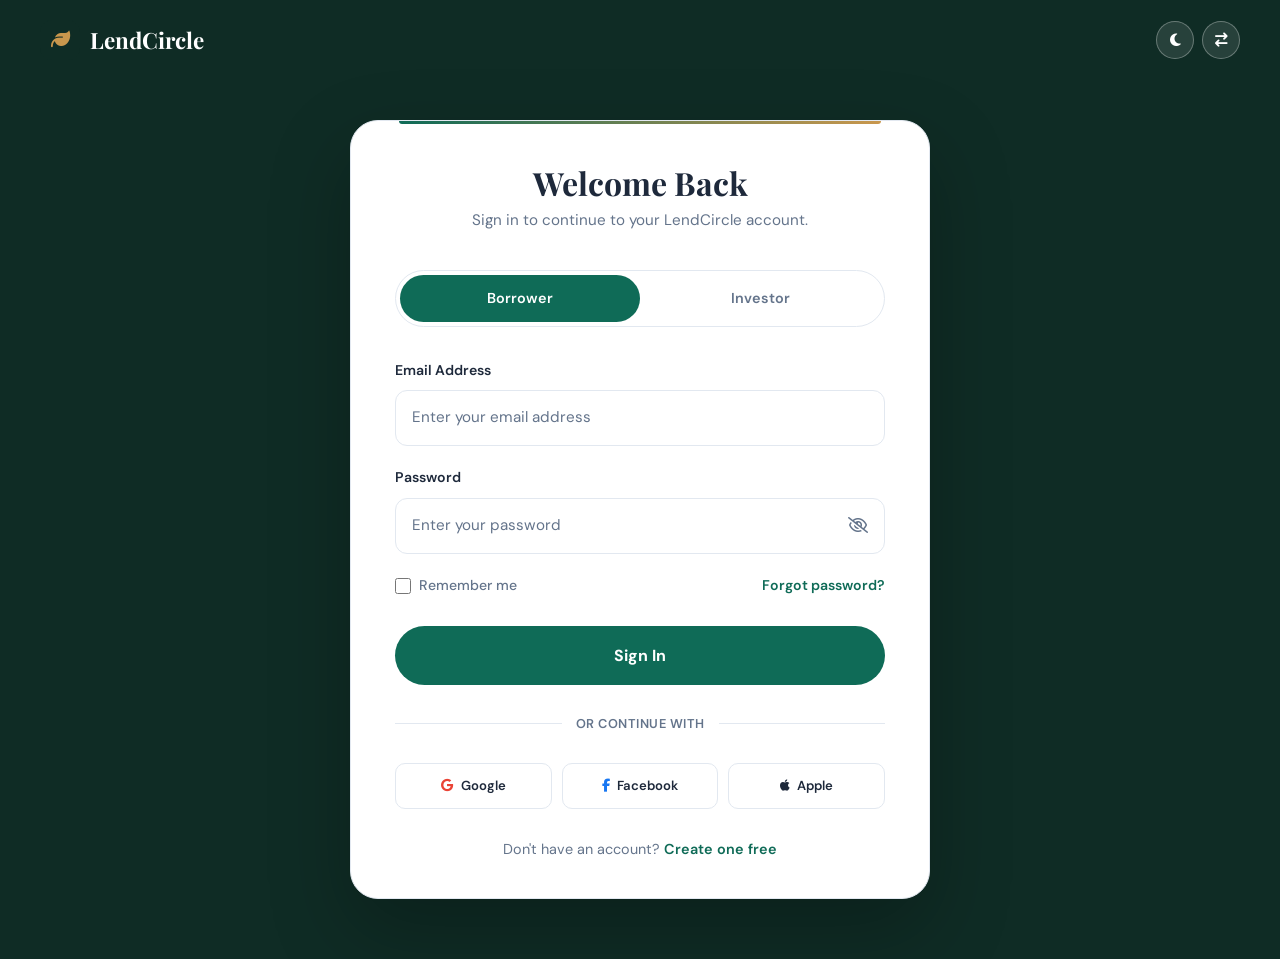
<file: login.html>
<!DOCTYPE html>
<html lang="en">

<head>
  <meta charset="UTF-8">
  <meta name="viewport" content="width=device-width, initial-scale=1.0">
  <meta name="description" content="Sign in to your LendCircle account — the community lending platform.">
  <title>Login - LendCircle</title>
  <link rel="icon" type="image/svg+xml"
    href="data:image/svg+xml,%3Csvg xmlns='http://www.w3.org/2000/svg' viewBox='0 0 64 64'%3E%3Crect width='64' height='64' rx='16' fill='%230F6B57'/%3E%3Cpath d='M16 38c12-2 19-9 29-23 1 12-3 24-13 29-7 3-12 0-16-6Z' fill='%23c9974d'/%3E%3C/svg%3E">
  <link rel="preconnect" href="https://fonts.googleapis.com">
  <link rel="preconnect" href="https://fonts.gstatic.com" crossorigin>
  <link
    href="https://fonts.googleapis.com/css2?family=DM+Sans:wght@400;500;600;700;800&family=Playfair+Display:wght@500;600;700&display=swap"
    rel="stylesheet">
  <link rel="stylesheet" href="https://cdn.jsdelivr.net/npm/bootstrap@5.3.3/dist/css/bootstrap.min.css">
  <link rel="stylesheet" href="https://cdnjs.cloudflare.com/ajax/libs/font-awesome/6.7.2/css/all.min.css">
  <link rel="stylesheet" href="assets/css/style.css">
  <style>
    :root {
      --auth-bg: #0F2C25;
      --auth-card: #ffffff;
      --auth-text: #1E293B;
      --auth-muted: #64748B;
      --auth-border: #E2E8F0;
      --auth-input-bg: #ffffff;
      --auth-primary: #0F6B57;
      --auth-accent: #C9974D;
    }

    [data-theme="dark"] {
      --auth-bg: #0F2C25;
      --auth-card: #12221E;
      --auth-text: #E8F0ED;
      --auth-muted: #9FB2AA;
      --auth-border: rgba(255, 255, 255, 0.1);
      --auth-input-bg: #0a1a17;
    }

    *,
    *::before,
    *::after {
      box-sizing: border-box;
    }

    body {
      margin: 0;
      padding: 0;
      min-height: 100vh;
      background: var(--auth-bg);
      color: var(--auth-text);
      font-family: 'DM Sans', sans-serif;
      display: flex;
      flex-direction: column;
      transition: background 0.3s, color 0.3s;
    }

    /* Top Bar */
    .auth-topbar {
      position: relative;
      z-index: 100;
      display: flex;
      justify-content: space-between;
      align-items: center;
      padding: 20px 40px;
    }

    .auth-logo {
      display: flex;
      align-items: center;
      gap: 10px;
      text-decoration: none;
      font-family: 'Playfair Display', serif;
      font-size: 1.4rem;
      font-weight: 700;
      color: #fff;
    }

    .auth-logo-icon {
      width: 40px;
      height: 40px;
      background: #0F2C25;
      color: var(--auth-accent);
      border-radius: 12px;
      display: grid;
      place-items: center;
      font-size: 1.2rem;
      border: none;
    }

    [data-theme="dark"] .auth-logo {
      color: #E8F0ED;
    }

    [data-theme="dark"] .auth-logo-icon {
      background: #0F2C25;
    }

    .auth-topbar-actions {
      display: flex;
      align-items: center;
      gap: 8px;
    }

    .auth-icon-btn {
      width: 38px;
      height: 38px;
      border-radius: 50%;
      border: 1px solid rgba(255, 255, 255, 0.3);
      background: rgba(255, 255, 255, 0.1);
      color: #fff;
      display: grid;
      place-items: center;
      cursor: pointer;
      font-size: 0.9rem;
      transition: 0.2s;
    }

    [data-theme="dark"] .auth-icon-btn {
      border-color: rgba(255, 255, 255, 0.15);
      background: rgba(255, 255, 255, 0.06);
    }

    .auth-icon-btn:hover {
      background: rgba(255, 255, 255, 0.25);
      border-color: #fff;
    }

    /* Main */
    .auth-main {
      flex: 1;
      display: flex;
      align-items: flex-start;
      justify-content: center;
      padding: 40px 24px 60px;
      position: relative;
    }

    .auth-card {
      background: var(--auth-card);
      border-radius: 28px;
      padding: 44px 44px 36px;
      border: 1px solid var(--auth-border);
      box-shadow: 0 32px 80px rgba(0, 0, 0, 0.25);
      width: 100%;
      max-width: 580px;
      position: relative;
    }

    [data-theme="dark"] .auth-card {
      box-shadow: 0 32px 80px rgba(0, 0, 0, 0.5);
    }

    .auth-card::before {
      content: '';
      position: absolute;
      top: 0;
      left: 48px;
      right: 48px;
      height: 3px;
      background: linear-gradient(90deg, var(--auth-primary), var(--auth-accent));
      border-radius: 0 0 4px 4px;
    }

    .auth-card-header {
      text-align: center;
      margin-bottom: 36px;
    }

    .auth-card-header h1 {
      font-family: 'Playfair Display', serif;
      font-size: 2rem;
      font-weight: 700;
      color: var(--auth-text);
      margin: 0 0 8px;
    }

    .auth-card-header p {
      color: var(--auth-muted);
      margin: 0;
      font-size: 0.95rem;
    }

    /* Account toggle */
    .account-toggle {
      display: flex;
      background: var(--auth-input-bg);
      border: 1px solid var(--auth-border);
      border-radius: 99px;
      padding: 4px;
      margin-bottom: 32px;
      position: relative;
    }

    .account-toggle-slider {
      position: absolute;
      top: 4px;
      bottom: 4px;
      width: calc(50% - 4px);
      background: var(--auth-primary);
      border-radius: 99px;
      transition: transform 0.3s cubic-bezier(0.4, 0, 0.2, 1);
      z-index: 0;
    }

    [data-account="investor"] .account-toggle-slider {
      transform: translateX(100%);
    }

    .account-toggle-btn {
      flex: 1;
      text-align: center;
      padding: 11px;
      border-radius: 99px;
      border: none;
      background: transparent;
      font-weight: 600;
      font-size: 0.9rem;
      color: var(--auth-muted);
      cursor: pointer;
      position: relative;
      z-index: 1;
      transition: color 0.2s;
    }

    .account-toggle-btn.active {
      color: #fff;
    }

    /* Fields */
    .field-group {
      margin-bottom: 20px;
    }

    .field-label {
      display: block;
      font-weight: 600;
      font-size: 0.88rem;
      color: var(--auth-text);
      margin-bottom: 8px;
    }

    .field-wrap {
      position: relative;
    }

    .field-input {
      width: 100%;
      padding: 14px 16px;
      border-radius: 12px;
      border: 1.5px solid var(--auth-border);
      background: var(--auth-input-bg);
      color: var(--auth-text);
      font-family: inherit;
      font-size: 0.95rem;
      outline: none;
      transition: 0.2s;
    }

    .field-input:focus {
      border-color: var(--auth-primary);
      box-shadow: 0 0 0 4px rgba(15, 107, 87, 0.12);
    }

    .field-input::placeholder {
      color: var(--auth-muted);
    }

    .field-input.has-eye {
      padding-right: 44px;
    }

    html[dir="rtl"] .field-input.has-eye {
      padding-right: 16px;
      padding-left: 44px;
    }

    .eye-toggle {
      position: absolute;
      right: 13px;
      top: 50%;
      transform: translateY(-50%);
      color: var(--auth-muted);
      cursor: pointer;
      font-size: 1rem;
      padding: 4px;
      background: none;
      border: none;
      transition: color 0.2s;
    }

    .eye-toggle:hover {
      color: var(--auth-primary);
    }

    html[dir="rtl"] .eye-toggle {
      right: auto;
      left: 13px;
    }

    /* Options */
    .field-options {
      display: flex;
      justify-content: space-between;
      align-items: center;
      margin-bottom: 28px;
      flex-wrap: wrap;
      gap: 8px;
    }

    .remember-label {
      display: flex;
      align-items: center;
      gap: 8px;
      cursor: pointer;
      font-size: 0.88rem;
      color: var(--auth-muted);
      font-weight: 500;
    }

    .remember-label input {
      width: 16px;
      height: 16px;
      accent-color: var(--auth-primary);
      cursor: pointer;
    }

    .forgot-link {
      font-size: 0.88rem;
      font-weight: 600;
      color: var(--auth-primary);
      text-decoration: none;
    }

    .forgot-link:hover {
      text-decoration: underline;
    }

    /* Submit */
    .btn-submit {
      width: 100%;
      padding: 16px;
      border-radius: 99px;
      background: var(--auth-primary);
      color: #fff;
      border: none;
      font-size: 1rem;
      font-weight: 700;
      cursor: pointer;
      transition: 0.3s;
      display: flex;
      justify-content: center;
      align-items: center;
      gap: 10px;
    }

    .btn-submit:hover {
      background: #0a5243;
      transform: translateY(-2px);
      box-shadow: 0 10px 24px rgba(15, 107, 87, 0.3);
    }

    .btn-submit .spinner {
      display: none;
      width: 20px;
      height: 20px;
      border: 3px solid rgba(255, 255, 255, 0.3);
      border-top-color: #fff;
      border-radius: 50%;
      animation: spin 1s linear infinite;
    }

    .btn-submit.loading .btn-text {
      display: none;
    }

    .btn-submit.loading .spinner {
      display: block;
    }

    @keyframes spin {
      to {
        transform: rotate(360deg);
      }
    }

    /* Divider */
    .auth-divider {
      display: flex;
      align-items: center;
      margin: 28px 0;
      color: var(--auth-muted);
      font-size: 0.8rem;
      font-weight: 600;
      letter-spacing: 0.5px;
    }

    .auth-divider::before,
    .auth-divider::after {
      content: '';
      flex: 1;
      height: 1px;
      background: var(--auth-border);
    }

    .auth-divider::before {
      margin-right: 14px;
    }

    .auth-divider::after {
      margin-left: 14px;
    }

    /* Social */
    .social-buttons {
      display: flex;
      gap: 10px;
    }

    .btn-social {
      flex: 1;
      display: flex;
      align-items: center;
      justify-content: center;
      gap: 7px;
      padding: 11px 6px;
      border-radius: 10px;
      border: 1.5px solid var(--auth-border);
      background: var(--auth-input-bg);
      color: var(--auth-text);
      font-weight: 600;
      font-size: 0.82rem;
      cursor: pointer;
      transition: 0.2s;
      text-decoration: none;
      min-height: 44px;
    }

    .btn-social:hover {
      border-color: var(--auth-primary);
      background: rgba(15, 107, 87, 0.05);
      transform: translateY(-1px);
    }

    .btn-social img {
      width: 16px;
      height: 16px;
      flex-shrink: 0;
    }

    .btn-social .social-icon {
      font-size: 1rem;
      flex-shrink: 0;
    }

    /* Footer */
    .auth-footer-link {
      text-align: center;
      margin-top: 28px;
      font-size: 0.9rem;
      color: var(--auth-muted);
    }

    .auth-footer-link a {
      color: var(--auth-primary);
      font-weight: 600;
      text-decoration: none;
    }

    .auth-footer-link a:hover {
      text-decoration: underline;
    }

    #loginFeedback {
      display: none;
      margin-top: 14px;
      text-align: center;
      font-size: 0.9rem;
      font-weight: 600;
      border-radius: 10px;
      padding: 12px;
    }

    @media (max-width: 640px) {
      .auth-topbar {
        padding: 16px 20px;
      }

      .auth-card {
        padding: 36px 20px 28px;
        border-radius: 20px;
      }

      .social-buttons {
        flex-direction: column;
      }
    }
  </style>
</head>

<body>

  <!-- Top Bar -->
  <div class="auth-topbar">
    <a href="index.html" class="auth-logo">
      <div class="auth-logo-icon"><i class="fa-solid fa-leaf"></i></div>
      LendCircle
    </a>
    <div class="auth-topbar-actions">
      <button class="auth-icon-btn" id="themeBtn" onclick="toggleTheme()" title="Toggle dark mode">
        <i class="fa-solid fa-moon" id="themeIcon"></i>
      </button>
      <button class="auth-icon-btn" onclick="toggleRTL()" title="Toggle RTL">
        <i class="fa-solid fa-arrow-right-arrow-left"></i>
      </button>
    </div>
  </div>

  <!-- Form -->
  <main class="auth-main">
    <div class="auth-card">
      <div class="auth-card-header">
        <h1>Welcome Back</h1>
        <p>Sign in to continue to your LendCircle account.</p>
      </div>

      <div class="account-toggle" id="accountToggle" data-account="borrower">
        <div class="account-toggle-slider"></div>
        <button type="button" class="account-toggle-btn active" onclick="setAccount('borrower', this)">Borrower</button>
        <button type="button" class="account-toggle-btn" onclick="setAccount('investor', this)">Investor</button>
      </div>

      <form id="loginForm" onsubmit="handleLogin(event)" novalidate>
        <div class="field-group">
          <label class="field-label">Email Address</label>
          <div class="field-wrap">
            <input type="email" class="field-input" id="email" placeholder="Enter your email address" required>
          </div>
        </div>
        <div class="field-group">
          <label class="field-label">Password</label>
          <div class="field-wrap">
            <input type="password" class="field-input has-eye" id="password" placeholder="Enter your password" required>
            <button type="button" class="eye-toggle" onclick="toggleEye()" aria-label="Toggle password">
              <i class="fa-regular fa-eye-slash" id="eyeIcon"></i>
            </button>
          </div>
        </div>

        <div class="field-options">
          <label class="remember-label">
            <input type="checkbox"> Remember me
          </label>
          <a href="#" class="forgot-link">Forgot password?</a>
        </div>

        <button type="submit" class="btn-submit" id="loginBtn">
          <span class="btn-text">Sign In</span>
          <div class="spinner"></div>
        </button>
        <div id="loginFeedback"></div>

        <div class="auth-divider">OR CONTINUE WITH</div>

        <div class="social-buttons">
          <button type="button" class="btn-social">
            <span class="s-icon" style="color:#EA4335;"><i class="fa-brands fa-google"></i></span>
            Google
          </button>
          <button type="button" class="btn-social">
            <span class="s-icon" style="color:#1877F2;"><i class="fa-brands fa-facebook-f"></i></span>
            Facebook
          </button>
          <button type="button" class="btn-social">
            <span class="s-icon" style="color:var(--auth-text);"><i class="fa-brands fa-apple"></i></span>
            Apple
          </button>
        </div>
      </form>

      <div class="auth-footer-link">
        Don't have an account? <a href="signup.html">Create one free</a>
      </div>
    </div>
  </main>

  <script src="https://cdn.jsdelivr.net/npm/bootstrap@5.3.3/dist/js/bootstrap.bundle.min.js"></script>
  <script src="assets/js/main.js"></script>
  <script>
    let accountType = 'borrower';

    function setAccount(type, btn) {
      accountType = type;
      document.getElementById('accountToggle').setAttribute('data-account', type);
      document.querySelectorAll('.account-toggle-btn').forEach(b => b.classList.remove('active'));
      btn.classList.add('active');
    }

    function toggleEye() {
      const input = document.getElementById('password');
      const icon = document.getElementById('eyeIcon');
      input.type = input.type === 'password' ? 'text' : 'password';
      icon.className = input.type === 'password' ? 'fa-regular fa-eye-slash' : 'fa-regular fa-eye';
    }

    function updateThemeIcon() {
      const isDark = document.documentElement.dataset.theme === 'dark';
      document.getElementById('themeIcon').className = isDark ? 'fa-solid fa-sun' : 'fa-solid fa-moon';
    }
    const _orig = window.toggleTheme;
    window.toggleTheme = function () { _orig && _orig(); updateThemeIcon(); };
    document.addEventListener('DOMContentLoaded', updateThemeIcon);

    function handleLogin(e) {
      e.preventDefault();
      const btn = document.getElementById('loginBtn');
      btn.classList.add('loading');
      setTimeout(() => {
        btn.classList.remove('loading');
        const dest = accountType === 'investor' ? 'investor-dashboard.html' : 'borrower-dashboard.html';
        const fb = document.getElementById('loginFeedback');
        fb.style.display = 'block';
        fb.style.background = 'rgba(16,185,129,0.1)';
        fb.style.color = '#10B981';
        fb.textContent = 'Signed in! Redirecting...';
        setTimeout(() => { window.location.href = dest; }, 1000);
      }, 1500);
    }
  </script>
</body>

</html>
</file>
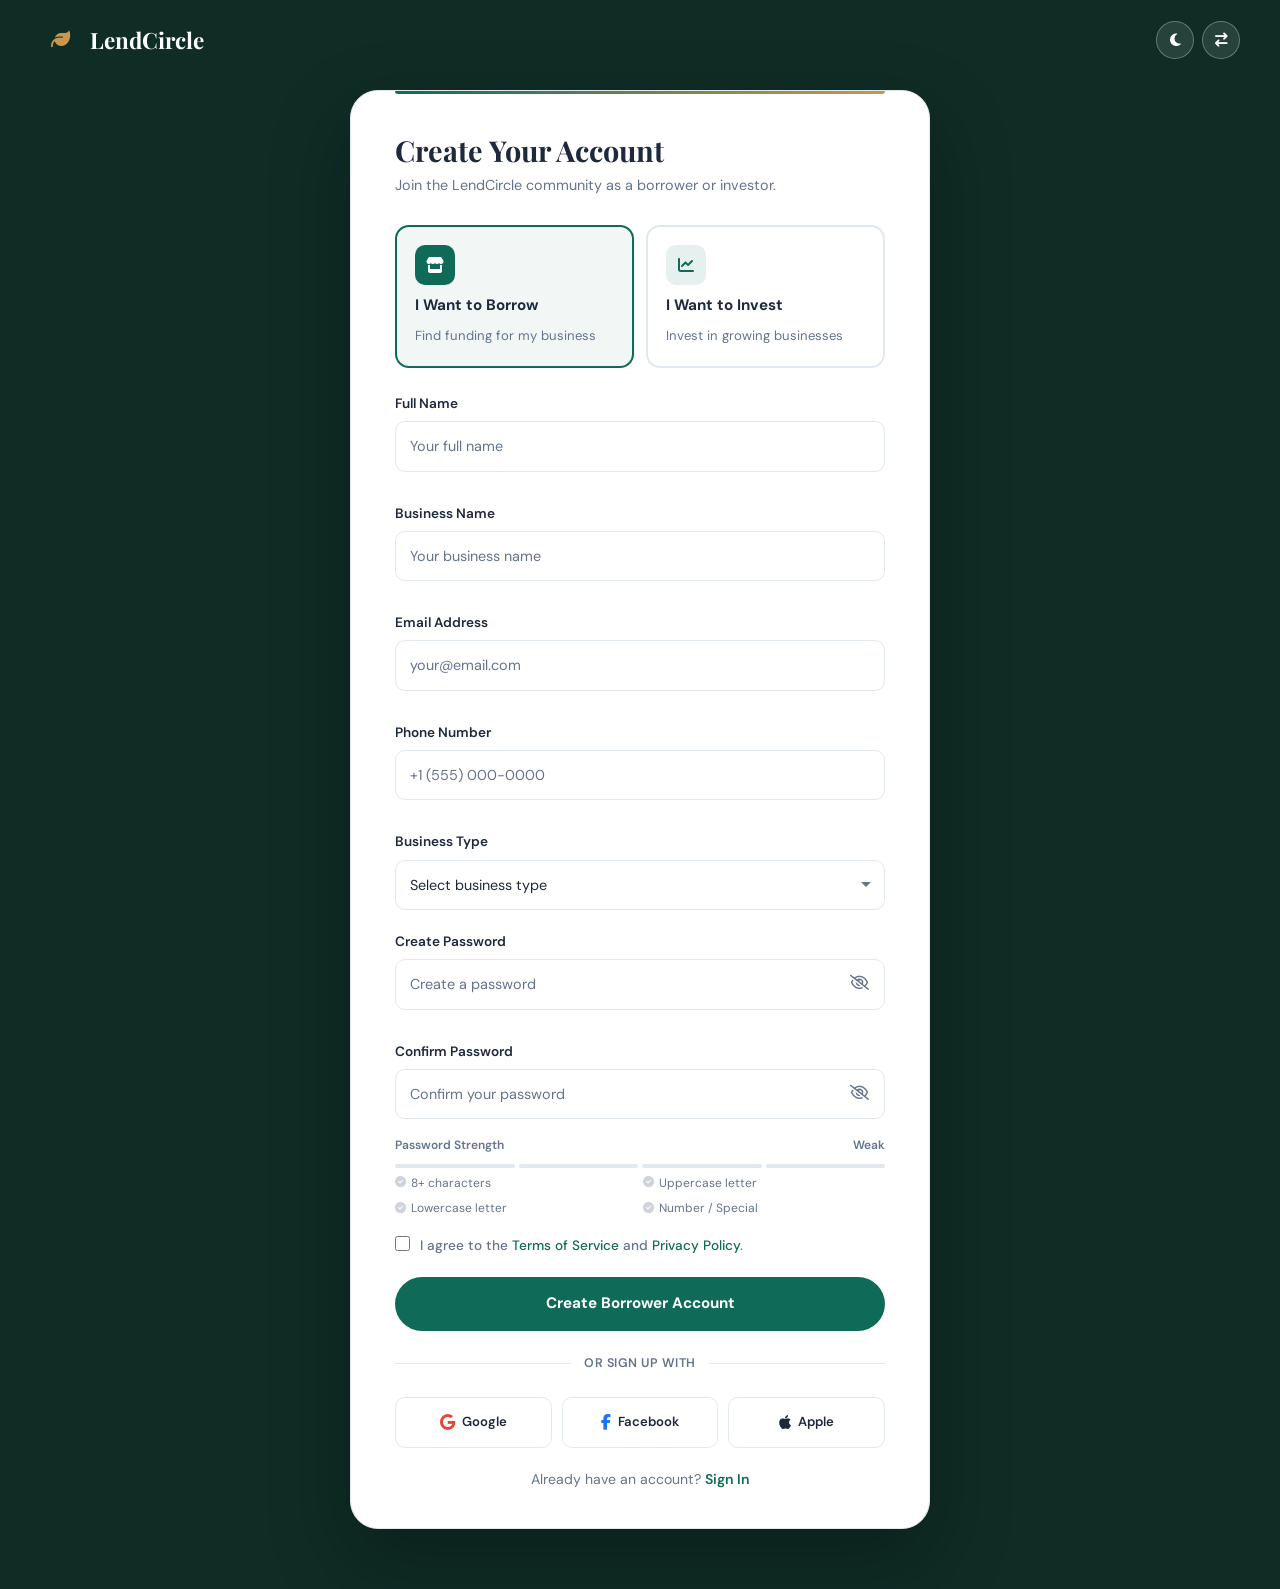
<file: signup.html>
<!DOCTYPE html>
<html lang="en">
<head>
<meta charset="UTF-8">
<meta name="viewport" content="width=device-width, initial-scale=1.0">
<meta name="description" content="Create your LendCircle account — borrow or invest in the community lending platform.">
<title>Create Account - LendCircle</title>
<link rel="icon" type="image/svg+xml" href="data:image/svg+xml,%3Csvg xmlns='http://www.w3.org/2000/svg' viewBox='0 0 64 64'%3E%3Crect width='64' height='64' rx='16' fill='%230F6B57'/%3E%3Cpath d='M16 38c12-2 19-9 29-23 1 12-3 24-13 29-7 3-12 0-16-6Z' fill='%23c9974d'/%3E%3C/svg%3E">
<link rel="preconnect" href="https://fonts.googleapis.com">
<link rel="preconnect" href="https://fonts.gstatic.com" crossorigin>
<link href="https://fonts.googleapis.com/css2?family=DM+Sans:wght@400;500;600;700;800&family=Playfair+Display:wght@500;600;700&display=swap" rel="stylesheet">
<link rel="stylesheet" href="https://cdn.jsdelivr.net/npm/bootstrap@5.3.3/dist/css/bootstrap.min.css">
<link rel="stylesheet" href="https://cdnjs.cloudflare.com/ajax/libs/font-awesome/6.7.2/css/all.min.css">
<link rel="stylesheet" href="assets/css/style.css">
<style>
  :root {
    --auth-bg: #0F2C25;
    --auth-card: #ffffff;
    --auth-text: #1E293B;
    --auth-muted: #64748B;
    --auth-border: #E2E8F0;
    --auth-input-bg: #ffffff;
    --auth-primary: #0F6B57;
    --auth-accent: #C9974D;
  }
  [data-theme="dark"] {
    --auth-bg: #0F2C25;
    --auth-card: #12221E;
    --auth-text: #E8F0ED;
    --auth-muted: #9FB2AA;
    --auth-border: rgba(255,255,255,0.1);
    --auth-input-bg: #0a1a17;
  }

  *, *::before, *::after { box-sizing: border-box; }
  body {
    margin: 0; padding: 0; min-height: 100vh;
    background: var(--auth-bg); color: var(--auth-text);
    font-family: 'DM Sans', sans-serif;
    display: flex; flex-direction: column;
    transition: background 0.3s, color 0.3s;
  }

  /* Top Bar */
  .auth-topbar {
    position: fixed; top: 0; left: 0; right: 0; z-index: 100;
    display: flex; justify-content: space-between; align-items: center;
    padding: 20px 40px;
  }
  .auth-logo {
    display: flex; align-items: center; gap: 10px;
    text-decoration: none; font-family: 'Playfair Display', serif;
    font-size: 1.4rem; font-weight: 700; color: #fff;
  }
  .auth-logo-icon {
    width: 40px; height: 40px; background: #0F2C25;
    color: var(--auth-accent); border-radius: 12px;
    display: grid; place-items: center; font-size: 1.2rem;
    border: none;
  }
  [data-theme="dark"] .auth-logo { color: #E8F0ED; }
  [data-theme="dark"] .auth-logo-icon { background: #0F2C25; }

  .auth-topbar-actions { display: flex; align-items: center; gap: 8px; }
  .auth-icon-btn {
    width: 38px; height: 38px; border-radius: 50%;
    border: 1px solid rgba(255,255,255,0.3);
    background: rgba(255,255,255,0.1); color: #fff;
    display: grid; place-items: center; cursor: pointer; font-size: 0.9rem; transition: 0.2s;
  }
  [data-theme="dark"] .auth-icon-btn { border-color: rgba(255,255,255,0.15); background: rgba(255,255,255,0.06); }
  .auth-icon-btn:hover { background: rgba(255,255,255,0.25); border-color: #fff; }

  /* Main */
  .auth-main {
    flex: 1; display: flex; align-items: flex-start; justify-content: center;
    padding: 90px 24px 60px;
  }

  .auth-card {
    background: var(--auth-card); border-radius: 28px; padding: 44px 44px 36px;
    border: 1px solid var(--auth-border);
    box-shadow: 0 32px 80px rgba(0,0,0,0.25);
    width: 100%; max-width: 580px; position: relative;
  }
  [data-theme="dark"] .auth-card { box-shadow: 0 32px 80px rgba(0,0,0,0.5); }

  .auth-card::before {
    content: ''; position: absolute; top: 0; left: 44px; right: 44px; height: 3px;
    background: linear-gradient(90deg, var(--auth-primary), var(--auth-accent));
    border-radius: 0 0 4px 4px;
  }

  /* Card header */
  .auth-card-header { margin-bottom: 28px; }
  .auth-card-header h1 {
    font-family: 'Playfair Display', serif; font-size: 1.8rem; font-weight: 700;
    color: var(--auth-text); margin: 0 0 6px;
  }
  .auth-card-header p { color: var(--auth-muted); margin: 0; font-size: 0.9rem; }

  /* Type selector */
  .type-selector { display: grid; grid-template-columns: 1fr 1fr; gap: 12px; margin-bottom: 24px; }
  .type-btn {
    background: var(--auth-input-bg); border: 2px solid var(--auth-border);
    border-radius: 14px; padding: 18px; text-align: left; cursor: pointer;
    transition: 0.25s; color: var(--auth-text); display: flex; flex-direction: column; gap: 8px;
  }
  .type-btn:hover { border-color: rgba(15,107,87,0.4); }
  .type-btn.active { border-color: var(--auth-primary); background: rgba(15,107,87,0.05); }
  [data-theme="dark"] .type-btn.active { background: rgba(15,107,87,0.15); }
  .type-icon {
    width: 40px; height: 40px; border-radius: 10px;
    background: rgba(15,107,87,0.1); color: var(--auth-primary);
    display: grid; place-items: center; font-size: 1rem;
  }
  .type-btn.active .type-icon { background: var(--auth-primary); color: #fff; }
  .type-btn strong { display: block; font-size: 0.95rem; margin-bottom: 2px; color: var(--auth-text); }
  .type-btn span { font-size: 0.82rem; color: var(--auth-muted); font-weight: normal; }

  /* Fields */
  .field-grid { display: grid; grid-template-columns: 1fr; gap: 14px; }
  .field-span { grid-column: 1 / -1; }
  .field-group { margin-bottom: 16px; }
  .field-label { display: block; font-weight: 600; font-size: 0.85rem; color: var(--auth-text); margin-bottom: 6px; }
  .field-wrap { position: relative; }
  .field-input, .field-select {
    width: 100%; padding: 12px 14px; border-radius: 10px;
    border: 1.5px solid var(--auth-border);
    background: var(--auth-input-bg); color: var(--auth-text);
    font-family: inherit; font-size: 0.9rem; outline: none; transition: 0.2s;
    -webkit-appearance: none; appearance: none;
  }
  .field-input:focus, .field-select:focus {
    border-color: var(--auth-primary); box-shadow: 0 0 0 4px rgba(15,107,87,0.1);
  }
  .field-input::placeholder { color: var(--auth-muted); }
  .field-input.has-eye { padding-right: 42px; }
  html[dir="rtl"] .field-input.has-eye { padding-right: 14px; padding-left: 42px; }
  .field-input.is-invalid { border-color: #EF4444; }
  .error-msg { color: #EF4444; font-size: 0.75rem; margin-top: 3px; display: none; font-weight: 500; }
  .field-select {
    background-image: url("data:image/svg+xml;charset=US-ASCII,%3Csvg xmlns='http://www.w3.org/2000/svg' width='10' height='6'%3E%3Cpath fill='%2364748B' d='M0 0l5 5 5-5z'/%3E%3C/svg%3E");
    background-repeat: no-repeat; background-position: right 13px center; padding-right: 34px;
  }
  html[dir="rtl"] .field-select { background-position: left 13px center; padding-right: 14px; padding-left: 34px; }
  .eye-toggle {
    position: absolute; right: 12px; top: 50%; transform: translateY(-50%);
    color: var(--auth-muted); cursor: pointer; background: none; border: none; font-size: 0.95rem; padding: 4px; transition: color 0.2s;
  }
  .eye-toggle:hover { color: var(--auth-primary); }
  html[dir="rtl"] .eye-toggle { right: auto; left: 12px; }

  /* Password strength */
  .pwd-strength-meter { display: flex; gap: 4px; margin: 8px 0 5px; }
  .pwd-bar { flex: 1; height: 4px; background: var(--auth-border); border-radius: 99px; transition: 0.3s; }
  .pwd-label { font-size: 0.75rem; font-weight: 600; color: var(--auth-muted); display: flex; justify-content: space-between; margin-bottom: 8px; }
  .pwd-req { font-size: 0.75rem; color: var(--auth-muted); display: grid; grid-template-columns: 1fr 1fr; gap: 5px; margin-bottom: 16px; }
  .pwd-req span { display: flex; align-items: center; gap: 5px; }
  .pwd-req span.valid { color: #10B981; }

  /* Terms */
  .terms-label {
    display: flex; align-items: flex-start; gap: 10px;
    cursor: pointer; font-size: 0.85rem; color: var(--auth-muted); font-weight: 500;
  }
  .terms-label input { width: 15px; height: 15px; accent-color: var(--auth-primary); margin-top: 2px; flex-shrink: 0; }
  .terms-label a { color: var(--auth-primary); text-decoration: none; }
  .terms-label a:hover { text-decoration: underline; }

  /* Submit */
  .btn-submit {
    width: 100%; padding: 14px; border-radius: 99px; background: var(--auth-primary);
    color: #fff; border: none; font-size: 0.95rem; font-weight: 700; cursor: pointer;
    transition: 0.3s; display: flex; justify-content: center; align-items: center; margin-top: 20px;
  }
  .btn-submit:hover { background: #0a5243; transform: translateY(-2px); box-shadow: 0 10px 24px rgba(15,107,87,0.3); }
  .btn-submit .spinner {
    display: none; width: 20px; height: 20px;
    border: 3px solid rgba(255,255,255,0.3); border-top-color: #fff;
    border-radius: 50%; animation: spin 1s linear infinite;
  }
  .btn-submit.loading .btn-text { display: none; }
  .btn-submit.loading .spinner { display: block; }
  @keyframes spin { to { transform: rotate(360deg); } }

  /* Divider */
  .auth-divider {
    display: flex; align-items: center; margin: 22px 0;
    color: var(--auth-muted); font-size: 0.78rem; font-weight: 600; letter-spacing: 0.5px;
  }
  .auth-divider::before, .auth-divider::after { content: ''; flex: 1; height: 1px; background: var(--auth-border); }
  .auth-divider::before { margin-right: 12px; }
  .auth-divider::after { margin-left: 12px; }

  /* Social */
  .social-buttons { display: flex; gap: 10px; }
  .btn-social {
    flex: 1; display: flex; align-items: center; justify-content: center; gap: 7px;
    padding: 11px 6px; border-radius: 10px;
    border: 1.5px solid var(--auth-border); background: var(--auth-input-bg);
    color: var(--auth-text); font-weight: 600; font-size: 0.82rem;
    cursor: pointer; transition: 0.2s; text-decoration: none;
  }
  .btn-social:hover { border-color: var(--auth-primary); background: rgba(15,107,87,0.05); transform: translateY(-1px); }
  .btn-social img { width: 16px; height: 16px; flex-shrink: 0; }
  .btn-social .s-icon { font-size: 1rem; flex-shrink: 0; }

  /* Footer */
  .auth-footer-link { text-align: center; margin-top: 20px; font-size: 0.88rem; color: var(--auth-muted); }
  .auth-footer-link a { color: var(--auth-primary); font-weight: 600; text-decoration: none; }
  .auth-footer-link a:hover { text-decoration: underline; }

  /* Success */
  .success-panel { display: none; text-align: center; padding: 16px 0; }
  .success-icon {
    width: 72px; height: 72px; background: rgba(16,185,129,0.1); color: #10B981;
    border-radius: 50%; display: grid; place-items: center; font-size: 2.2rem; margin: 0 auto 20px;
  }

  @media (max-width: 640px) {
    .auth-topbar { padding: 16px 20px; }
    .auth-card { padding: 36px 20px 28px; border-radius: 20px; }
    .auth-main { padding-top: 76px; }
    .type-selector, .field-grid { grid-template-columns: 1fr; }
    .field-span { grid-column: auto; }
    .social-buttons { flex-direction: column; }
  }
</style>
</head>
<body>

<div class="auth-topbar">
  <a href="index.html" class="auth-logo">
    <div class="auth-logo-icon"><i class="fa-solid fa-leaf"></i></div>
    LendCircle
  </a>
  <div class="auth-topbar-actions">
    <button class="auth-icon-btn" id="themeBtn" onclick="toggleTheme()" title="Toggle dark mode">
      <i class="fa-solid fa-moon" id="themeIcon"></i>
    </button>
    <button class="auth-icon-btn" onclick="toggleRTL()" title="Toggle RTL">
      <i class="fa-solid fa-arrow-right-arrow-left"></i>
    </button>
  </div>
</div>

<main class="auth-main">
  <div class="auth-card">

    <!-- SIGNUP FLOW -->
    <div id="signupFlow">
      <div class="auth-card-header">
        <h1>Create Your Account</h1>
        <p>Join the LendCircle community as a borrower or investor.</p>
      </div>

      <div class="type-selector">
        <button type="button" class="type-btn active" id="btnBorrower" onclick="setAccountType('borrower')">
          <div class="type-icon"><i class="fa-solid fa-store"></i></div>
          <div>
            <strong>I Want to Borrow</strong>
            <span>Find funding for my business</span>
          </div>
        </button>
        <button type="button" class="type-btn" id="btnInvestor" onclick="setAccountType('investor')">
          <div class="type-icon"><i class="fa-solid fa-chart-line"></i></div>
          <div>
            <strong>I Want to Invest</strong>
            <span>Invest in growing businesses</span>
          </div>
        </button>
      </div>

      <form id="signupForm" novalidate>
        <div id="dynamicFields"></div>

        <div class="field-grid" style="margin-top:4px;">
          <div class="field-group">
            <label class="field-label">Create Password</label>
            <div class="field-wrap">
              <input type="password" class="field-input has-eye req" id="pwd" placeholder="Create a password" oninput="checkPasswordStrength()">
              <button type="button" class="eye-toggle" onclick="toggleEyeField('pwd','eyePwd')" aria-label="Toggle">
                <i class="fa-regular fa-eye-slash" id="eyePwd"></i>
              </button>
            </div>
            <span class="error-msg" id="pwdError">Password required</span>
          </div>
          <div class="field-group">
            <label class="field-label">Confirm Password</label>
            <div class="field-wrap">
              <input type="password" class="field-input has-eye req" id="pwdConfirm" placeholder="Confirm your password">
              <button type="button" class="eye-toggle" onclick="toggleEyeField('pwdConfirm','eyeConfirm')" aria-label="Toggle">
                <i class="fa-regular fa-eye-slash" id="eyeConfirm"></i>
              </button>
            </div>
            <span class="error-msg" id="confirmError">Passwords must match</span>
          </div>
        </div>

        <div class="pwd-label">
          <span>Password Strength</span>
          <span id="pwdText" style="color:var(--auth-muted);">Weak</span>
        </div>
        <div class="pwd-strength-meter">
          <div class="pwd-bar" id="bar1"></div>
          <div class="pwd-bar" id="bar2"></div>
          <div class="pwd-bar" id="bar3"></div>
          <div class="pwd-bar" id="bar4"></div>
        </div>
        <div class="pwd-req">
          <span id="req-len"><i class="fa-solid fa-circle-check" style="font-size:0.7rem;opacity:0.3;"></i> 8+ characters</span>
          <span id="req-up"><i class="fa-solid fa-circle-check" style="font-size:0.7rem;opacity:0.3;"></i> Uppercase letter</span>
          <span id="req-low"><i class="fa-solid fa-circle-check" style="font-size:0.7rem;opacity:0.3;"></i> Lowercase letter</span>
          <span id="req-num"><i class="fa-solid fa-circle-check" style="font-size:0.7rem;opacity:0.3;"></i> Number / Special</span>
        </div>

        <div class="field-group" style="margin-bottom:0;">
          <label class="terms-label">
            <input type="checkbox" id="termsCheckbox">
            <span>I agree to the <a href="#">Terms of Service</a> and <a href="#">Privacy Policy</a>.</span>
          </label>
          <span class="error-msg" id="termsError">You must agree to the terms</span>
        </div>

        <button type="submit" class="btn-submit" id="signupBtn">
          <span class="btn-text" id="btnLabel">Create Borrower Account</span>
          <div class="spinner"></div>
        </button>
      </form>

      <div class="auth-divider">OR SIGN UP WITH</div>

      <div class="social-buttons">
        <button type="button" class="btn-social">
          <span class="s-icon" style="color:#EA4335;"><i class="fa-brands fa-google"></i></span>
          Google
        </button>
        <button type="button" class="btn-social">
          <span class="s-icon" style="color:#1877F2;"><i class="fa-brands fa-facebook-f"></i></span>
          Facebook
        </button>
        <button type="button" class="btn-social">
          <span class="s-icon" style="color:var(--auth-text);"><i class="fa-brands fa-apple"></i></span>
          Apple
        </button>
      </div>
    </div>

    <!-- SUCCESS -->
    <div id="successPanel" class="success-panel">
      <div class="success-icon"><i class="fa-solid fa-envelope-open-text"></i></div>
      <h1 style="font-family:'Playfair Display',serif;font-size:1.8rem;margin-bottom:12px;color:var(--auth-text);">Check Your Inbox</h1>
      <p style="color:var(--auth-muted);margin-bottom:28px;">We've sent a verification link to your email address.</p>
      <div style="display:flex;flex-direction:column;gap:12px;max-width:260px;margin:0 auto;">
        <button class="btn-submit" style="margin-top:0;" onclick="window.location.href='login.html'">Open Email App</button>
        <a href="login.html" style="text-align:center;color:var(--auth-primary);font-weight:600;text-decoration:none;padding:10px;">Back to Login</a>
      </div>
    </div>

    <div class="auth-footer-link" id="footerLinks">
      Already have an account? <a href="login.html">Sign In</a>
    </div>
  </div>
</main>

<script src="https://cdn.jsdelivr.net/npm/bootstrap@5.3.3/dist/js/bootstrap.bundle.min.js"></script>
<script src="assets/js/main.js"></script>
<script>
  const borrowerFields = `
    <div class="field-grid">
      <div class="field-group">
        <label class="field-label">Full Name</label>
        <div class="field-wrap"><input type="text" class="field-input req" placeholder="Your full name"></div>
        <span class="error-msg">Name is required</span>
      </div>
      <div class="field-group">
        <label class="field-label">Business Name</label>
        <div class="field-wrap"><input type="text" class="field-input req" placeholder="Your business name"></div>
        <span class="error-msg">Business name is required</span>
      </div>
      <div class="field-group">
        <label class="field-label">Email Address</label>
        <div class="field-wrap"><input type="email" class="field-input req" id="email" placeholder="your@email.com"></div>
        <span class="error-msg">Valid email required</span>
      </div>
      <div class="field-group">
        <label class="field-label">Phone Number</label>
        <div class="field-wrap"><input type="tel" class="field-input req" placeholder="+1 (555) 000-0000"></div>
        <span class="error-msg">Phone is required</span>
      </div>
      <div class="field-group field-span">
        <label class="field-label">Business Type</label>
        <div class="field-wrap">
          <select class="field-select req">
            <option value="" disabled selected>Select business type</option>
            <option>Retail</option><option>Food &amp; Beverage</option>
            <option>Professional Services</option><option>Technology</option>
            <option>Healthcare</option><option>Manufacturing</option><option>Other</option>
          </select>
        </div>
        <span class="error-msg">Selection required</span>
      </div>
    </div>
  `;
  const investorFields = `
    <div class="field-grid">
      <div class="field-group">
        <label class="field-label">Full Name</label>
        <div class="field-wrap"><input type="text" class="field-input req" placeholder="Your full name"></div>
        <span class="error-msg">Name is required</span>
      </div>
      <div class="field-group">
        <label class="field-label">Email Address</label>
        <div class="field-wrap"><input type="email" class="field-input req" id="email" placeholder="your@email.com"></div>
        <span class="error-msg">Valid email required</span>
      </div>
      <div class="field-group">
        <label class="field-label">Phone Number</label>
        <div class="field-wrap"><input type="tel" class="field-input req" placeholder="+1 (555) 000-0000"></div>
        <span class="error-msg">Phone is required</span>
      </div>
      <div class="field-group">
        <label class="field-label">Investment Experience</label>
        <div class="field-wrap">
          <select class="field-select req">
            <option value="" disabled selected>Select experience</option>
            <option>New Investor</option><option>Some Experience</option><option>Experienced Investor</option>
          </select>
        </div>
        <span class="error-msg">Selection required</span>
      </div>
      <div class="field-group field-span">
        <label class="field-label">Investment Range</label>
        <div class="field-wrap">
          <select class="field-select req">
            <option value="" disabled selected>Select range</option>
            <option>Under $1,000</option><option>$1,000 – $5,000</option>
            <option>$5,000 – $25,000</option><option>$25,000+</option>
          </select>
        </div>
        <span class="error-msg">Selection required</span>
      </div>
    </div>
  `;

  let currentType = 'borrower';

  function setAccountType(type) {
    currentType = type;
    document.getElementById('btnBorrower').classList.toggle('active', type === 'borrower');
    document.getElementById('btnInvestor').classList.toggle('active', type === 'investor');
    document.getElementById('dynamicFields').innerHTML = type === 'borrower' ? borrowerFields : investorFields;
    document.getElementById('btnLabel').textContent = type === 'borrower' ? 'Create Borrower Account' : 'Create Investor Account';
  }
  setAccountType('borrower');

  function toggleEyeField(inputId, iconId) {
    const input = document.getElementById(inputId);
    const icon = document.getElementById(iconId);
    input.type = input.type === 'password' ? 'text' : 'password';
    icon.className = input.type === 'password' ? 'fa-regular fa-eye-slash' : 'fa-regular fa-eye';
  }

  function checkPasswordStrength() {
    const val = document.getElementById('pwd').value;
    let score = 0;
    const p = (el, l) => { el.className='valid'; el.innerHTML=`<i class="fa-solid fa-circle-check" style="font-size:0.7rem;"></i> ${l}`; };
    const f = (el, l) => { el.className=''; el.innerHTML=`<i class="fa-solid fa-circle-check" style="font-size:0.7rem;opacity:0.3;"></i> ${l}`; };
    val.length>=8?(score++,p(document.getElementById('req-len'),'8+ characters')):f(document.getElementById('req-len'),'8+ characters');
    /[A-Z]/.test(val)?(score++,p(document.getElementById('req-up'),'Uppercase letter')):f(document.getElementById('req-up'),'Uppercase letter');
    /[a-z]/.test(val)?(score++,p(document.getElementById('req-low'),'Lowercase letter')):f(document.getElementById('req-low'),'Lowercase letter');
    /[0-9\W]/.test(val)?(score++,p(document.getElementById('req-num'),'Number / Special')):f(document.getElementById('req-num'),'Number / Special');
    const bars=[1,2,3,4].map(n=>document.getElementById('bar'+n));
    bars.forEach(b=>b.style.backgroundColor='var(--auth-border)');
    const txt=document.getElementById('pwdText');
    const cs=['','#EF4444','#F59E0B','#3B82F6','#10B981'];
    const ls=['','Weak','Fair','Good','Strong'];
    if(val.length===0){txt.textContent='Weak';txt.style.color='var(--auth-muted)';}
    else{for(let i=0;i<score;i++)bars[i].style.backgroundColor=cs[score]||cs[4];txt.textContent=ls[score]||'Strong';txt.style.color=cs[score]||cs[4];}
    return score>=4;
  }

  document.getElementById('signupForm').addEventListener('submit', function(e) {
    e.preventDefault(); let valid=true;
    document.querySelectorAll('.field-input.req, .field-select.req').forEach(f=>{
      const err=f.closest('.field-group')?.querySelector('.error-msg');
      if(!f.value.trim()){f.classList.add('is-invalid');if(err)err.style.display='block';valid=false;}
      else{f.classList.remove('is-invalid');if(err)err.style.display='none';}
    });
    const email=document.getElementById('email');
    if(email?.value&&!/^[^@]+@[^@]+\.[^@]+$/.test(email.value)){email.classList.add('is-invalid');valid=false;}
    const pwd=document.getElementById('pwd'), pwdC=document.getElementById('pwdConfirm');
    if(!checkPasswordStrength()){pwd.classList.add('is-invalid');document.getElementById('pwdError').style.display='block';document.getElementById('pwdError').textContent='Password is too weak';valid=false;}
    if(pwd.value&&pwdC.value&&pwd.value!==pwdC.value){pwdC.classList.add('is-invalid');document.getElementById('confirmError').style.display='block';valid=false;}
    if(!document.getElementById('termsCheckbox').checked){document.getElementById('termsError').style.display='block';valid=false;}else{document.getElementById('termsError').style.display='none';}
    if(valid){
      const btn=document.getElementById('signupBtn');btn.classList.add('loading');btn.disabled=true;
      setTimeout(()=>{document.getElementById('signupFlow').style.display='none';document.getElementById('footerLinks').style.display='none';document.getElementById('successPanel').style.display='block';},1500);
    }
  });

  function updateThemeIcon() {
    const isDark=document.documentElement.dataset.theme==='dark';
    document.getElementById('themeIcon').className=isDark?'fa-solid fa-sun':'fa-solid fa-moon';
  }
  const _orig=window.toggleTheme;
  window.toggleTheme=function(){_orig&&_orig();updateThemeIcon();};
  document.addEventListener('DOMContentLoaded',updateThemeIcon);
</script>
</body>
</html>
</file>
<file: assets/css/style.css>
:root {
  --primary: #0f2c25;
  --primary-text: var(--primary);
  --primary-light: #1a4a3e;
  --accent: #d4af37;
  --accent-soft: #fcf8ec;
  --bg: #faf9f6;
  --surface: #ffffff;
  --surface-2: #f2f0e9;
  --text: #1a1f1d;
  --text-muted: #6e7a75;
  --border: #e6e4df;
  --shadow-sm: 0 4px 20px rgba(0, 0, 0, 0.03);
  --shadow: 0 15px 40px rgba(0, 0, 0, 0.06);
  --shadow-lg: 0 30px 60px rgba(0, 0, 0, 0.09);
  --radius: 24px;
  --radius-sm: 12px;
  --font-heading: 'Playfair Display', serif;
  --font-body: 'DM Sans', sans-serif;
  --transition: all 0.4s cubic-bezier(0.16, 1, 0.3, 1);
}

[data-theme="dark"] {
  --bg: #0a0c0b;
  --primary-text: #34d399;
  --surface: #121614;
  --surface-2: #1b211f;
  --text: #f0f2f1;
  --text-muted: #9ba6a1;
  --border: #262e2a;
  --accent-soft: #262111;
  --shadow-sm: 0 4px 20px rgba(0, 0, 0, 0.2);
  --shadow: 0 15px 40px rgba(0, 0, 0, 0.3);
  --shadow-lg: 0 30px 60px rgba(0, 0, 0, 0.4);
}

* {
  box-sizing: border-box;
}

html {
  scroll-behavior: smooth;
}

body {
  margin: 0;
  background: var(--bg);
  color: var(--text);
  font-family: var(--font-body);
  line-height: 1.7;
  overflow-x: hidden;
  transition: background 0.3s ease, color 0.3s ease;
}

a {
  text-decoration: none;
  color: inherit;
  transition: var(--transition);
}

img {
  width: 100%;
  height: 100%;
  object-fit: cover;
  display: block;
  border-radius: inherit;
}

button,
input,
textarea,
select {
  font: inherit;
}

button {
  cursor: pointer;
  border: none;
  background: none;
}

.container {
  width: min(1280px, calc(100% - 48px));
  margin: auto;
}

/* Typography */
h1,
h2,
h3,
h4,
h5,
h6 {
  font-family: var(--font-heading);
  font-weight: 700;
  line-height: 1.1;
  margin-top: 0;
}

.text-muted {
  color: var(--text-muted);
}

.eyebrow {
  display: inline-block;
  font-size: 0.85rem;
  font-weight: 700;
  text-transform: uppercase;
  letter-spacing: 2px;
  color: var(--accent);
  margin-bottom: 1rem;
}

.hero-heading {
  font-size: clamp(3.5rem, 6vw, 5.5rem);
  letter-spacing: -0.02em;
  margin-bottom: 1.5rem;
}

.section-heading {
  font-size: clamp(2.5rem, 4vw, 3.5rem);
  margin-bottom: 1rem;
}

.lead {
  font-size: clamp(1.1rem, 2vw, 1.35rem);
  color: var(--text-muted);
  margin-bottom: 2.5rem;
  max-width: 600px;
}

/* Buttons */
.btn {
  display: inline-flex;
  align-items: center;
  justify-content: center;
  gap: 12px;
  padding: 16px 32px;
  border-radius: 99px;
  font-weight: 600;
  font-size: 1rem;
  transition: var(--transition);
  text-align: center;
}

.btn-primary {
  background: var(--primary);
  color: #fff;
  border: 1px solid var(--primary);
}

.btn-primary:hover {
  background: var(--primary-light);
  transform: translateY(-3px);
  box-shadow: var(--shadow);
  color: #fff;
}

.btn-accent {
  background: var(--accent);
  color: #fff;
  border: 1px solid var(--accent);
}

.btn-accent:hover {
  filter: brightness(1.1);
  transform: translateY(-3px);
  box-shadow: var(--shadow);
  color: #fff;
}

.btn-outline {
  background: transparent;
  color: var(--text);
  border: 1px solid var(--border);
}

.btn-outline:hover {
  border-color: var(--text);
  transform: translateY(-3px);
}

/* Layout & Sections */
.section {
  padding: 120px 0;
  position: relative;
}

.section-light {
  background: var(--surface);
}

.section-dark {
  background: var(--primary);
  color: #fff;
}

.section-dark .text-muted {
  color: rgba(255, 255, 255, 0.7);
}

.grid-2 {
  display: grid;
  grid-template-columns: 1fr 1fr;
  gap: 40px;
}

.grid-3 {
  display: grid;
  grid-template-columns: repeat(3, 1fr);
  gap: 30px;
}

.grid-4 {
  display: grid;
  grid-template-columns: repeat(4, 1fr);
  gap: 24px;
}

.align-center {
  align-items: center;
}

/* Navigation */
.navbar {
  position: sticky;
  top: 0;
  z-index: 1000;
  padding: 20px 0;
  background: color-mix(in srgb, var(--bg) 85%, transparent);
  backdrop-filter: blur(20px);
  border-bottom: 1px solid var(--border);
  transition: var(--transition);
}

.navbar.scrolled {
  padding: 12px 0;
  box-shadow: var(--shadow-sm);
}

.nav-inner {
  display: flex;
  align-items: center;
  justify-content: space-between;
}

.brand {
  font-family: var(--font-heading);
  font-size: 1.5rem;
  font-weight: 700;
  display: flex;
  align-items: center;
  gap: 12px;
}

.brand-icon {
  width: 40px;
  height: 40px;
  background: var(--primary);
  color: var(--accent);
  border-radius: var(--radius-sm);
  display: grid;
  place-items: center;
  font-size: 1.2rem;
}

.nav-links {
  display: flex;
  gap: 32px;
  align-items: center;
}

.nav-link {
  font-weight: 600;
  font-size: 0.95rem;
  color: var(--text);
  position: relative;
}

.nav-link::after {
  content: '';
  position: absolute;
  bottom: -4px;
  left: 0;
  width: 0;
  height: 2px;
  background: var(--accent);
  transition: var(--transition);
}

.nav-link:hover::after,
.nav-link.active::after {
  width: 100%;
}

.nav-actions {
  display: flex;
  gap: 16px;
  align-items: center;
}

.icon-btn {
  width: 44px;
  height: 44px;
  border-radius: 50%;
  border: 1px solid var(--border);
  display: grid;
  place-items: center;
  color: var(--text);
  transition: var(--transition);
}

.icon-btn:hover {
  background: var(--surface-2);
  border-color: var(--text-muted);
}

/* Cards */
.card {
  background: var(--surface);
  border-radius: var(--radius);
  padding: 40px;
  border: 1px solid var(--border);
  transition: var(--transition);
  box-shadow: var(--shadow-sm);
  position: relative;
  overflow: hidden;
}

.card:hover {
  transform: translateY(-5px);
  box-shadow: var(--shadow);
  border-color: var(--accent);
}

.card-image-wrap {
  height: 240px;
  border-radius: var(--radius-sm);
  overflow: hidden;
  margin-bottom: 24px;
  position: relative;
}

.card-image-wrap img {
  transition: transform 0.6s ease;
}

.card:hover .card-image-wrap img {
  transform: scale(1.05);
}

/* Badges & progress */
.badge {
  position: absolute;
  top: 16px;
  right: 16px;
  background: rgba(255, 255, 255, 0.9);
  color: var(--primary);
  padding: 6px 12px;
  border-radius: 99px;
  font-weight: 700;
  font-size: 0.8rem;
  z-index: 2;
  backdrop-filter: blur(4px);
}

.progress-wrap {
  margin: 20px 0;
}

.progress-bar {
  height: 8px;
  background: var(--surface-2);
  border-radius: 99px;
  overflow: hidden;
}

.progress-fill {
  height: 100%;
  background: var(--accent);
  border-radius: 99px;
}

.progress-stats {
  display: flex;
  justify-content: space-between;
  font-size: 0.9rem;
  margin-top: 8px;
  font-weight: 600;
}

/* Premium Hero 1 */
.hero-1 {
  padding: 80px 0 120px;
  position: relative;
  overflow: hidden;
  min-height: 90vh;
  display: flex;
  align-items: center;
}

.hero-1 .container {
  position: relative;
  z-index: 2;
}

.hero-1-bg {
  position: absolute;
  top: 0;
  right: 0;
  width: 45vw;
  height: 100%;
  border-radius: 40px 0 0 40px;
  overflow: hidden;
  box-shadow: var(--shadow-lg);
}

.hero-1-bg::after {
  content: '';
  position: absolute;
  inset: 0;
  background: linear-gradient(to right, var(--bg) 0%, transparent 100%);
}

.floating-card {
  position: absolute;
  background: var(--surface);
  padding: 24px;
  border-radius: var(--radius-sm);
  box-shadow: var(--shadow-lg);
  border: 1px solid var(--border);
  display: flex;
  gap: 16px;
  align-items: center;
  animation: float 6s ease-in-out infinite;
  z-index: 3;
}

.floating-card-1 {
  bottom: 10%;
  left: -10%;
  animation-delay: 0s;
}

.floating-card-2 {
  top: 20%;
  right: 10%;
  animation-delay: -3s;
}

@keyframes float {

  0%,
  100% {
    transform: translateY(0);
  }

  50% {
    transform: translateY(-15px);
  }
}

.floating-icon {
  width: 48px;
  height: 48px;
  background: var(--accent-soft);
  color: var(--accent);
  border-radius: 50%;
  display: grid;
  place-items: center;
  font-size: 1.2rem;
}

.floating-text h4 {
  margin: 0;
  font-size: 1.2rem;
}

.floating-text p {
  margin: 0;
  color: var(--text-muted);
  font-size: 0.9rem;
}

/* Trust Strip */
.trust-strip {
  background: var(--primary);
  padding: 60px 0;
  color: #fff;
  margin-top: -60px;
  position: relative;
  z-index: 4;
  border-radius: var(--radius);
  margin-left: 24px;
  margin-right: 24px;
}

.stat-item {
  text-align: center;
  border-right: 1px solid rgba(255, 255, 255, 0.1);
}

.stat-item:last-child {
  border-right: none;
}

.stat-item h3 {
  font-size: 3rem;
  margin-bottom: 8px;
  color: var(--accent);
}

.stat-item p {
  margin: 0;
  font-size: 1.1rem;
  opacity: 0.8;
}

/* Feature visually rich */
.visual-composition {
  position: relative;
}

.visual-main {
  border-radius: var(--radius);
  overflow: hidden;
  box-shadow: var(--shadow);
  aspect-ratio: 4/5;
}

.visual-overlap {
  position: absolute;
  bottom: -40px;
  right: -40px;
  width: 60%;
  border-radius: var(--radius);
  border: 8px solid var(--bg);
  box-shadow: var(--shadow-lg);
  aspect-ratio: 1;
  overflow: hidden;
}

/* Forms & Auth */
.auth-layout {
  min-height: 100vh;
  display: grid;
  grid-template-columns: 1fr 1fr;
}

.auth-visual {
  background: var(--primary);
  position: relative;
  overflow: hidden;
  padding: 60px;
  color: #fff;
  display: flex;
  flex-direction: column;
  justify-content: space-between;
}

.auth-visual img {
  position: absolute;
  inset: 0;
  opacity: 0.4;
  z-index: 1;
  mix-blend-mode: overlay;
}

.auth-visual-content {
  position: relative;
  z-index: 2;
  max-width: 500px;
}

.auth-form-wrap {
  padding: 80px;
  display: flex;
  flex-direction: column;
  justify-content: center;
  background: var(--bg);
}

.form-group {
  margin-bottom: 24px;
}

.form-label {
  display: block;
  font-weight: 600;
  margin-bottom: 8px;
  font-size: 0.95rem;
}

.form-control {
  width: 100%;
  padding: 16px 20px;
  border: 1px solid var(--border);
  border-radius: var(--radius-sm);
  background: var(--surface);
  color: var(--text);
  transition: var(--transition);
}

.form-control:focus {
  outline: none;
  border-color: var(--accent);
  box-shadow: 0 0 0 4px var(--accent-soft);
}

.role-selector {
  display: grid;
  grid-template-columns: 1fr 1fr;
  gap: 16px;
  margin-bottom: 32px;
}

.role-btn {
  border: 1px solid var(--border);
  border-radius: var(--radius-sm);
  padding: 20px;
  text-align: center;
  cursor: pointer;
  transition: var(--transition);
  background: var(--surface);
}

.role-btn.selected {
  border-color: var(--accent);
  background: var(--accent-soft);
}

.role-btn i {
  font-size: 2rem;
  color: var(--primary);
  margin-bottom: 12px;
}

.role-btn h4 {
  margin: 0;
  font-size: 1.1rem;
}

/* Dashboard */
.dashboard-layout {
  display: grid;
  grid-template-columns: 280px 1fr;
  min-height: 100vh;
  background: var(--surface-2);
}

.sidebar {
  background: var(--surface);
  border-right: 1px solid var(--border);
  padding: 32px 24px;
  display: flex;
  flex-direction: column;
  position: sticky;
  top: 0;
  height: 100vh;
}

.sidebar-menu {
  margin-top: 40px;
  display: flex;
  flex-direction: column;
  gap: 8px;
  flex: 1;
}

.sidebar-link {
  display: flex;
  align-items: center;
  gap: 12px;
  padding: 14px 20px;
  border-radius: var(--radius-sm);
  font-weight: 600;
  color: var(--text-muted);
  transition: var(--transition);
}

.sidebar-link:hover,
.sidebar-link.active {
  background: var(--bg);
  color: var(--primary);
}

.sidebar-link i {
  font-size: 1.2rem;
}

.dash-content {
  padding: 40px;
}

.dash-header {
  display: flex;
  justify-content: space-between;
  align-items: center;
  margin-bottom: 40px;
}

.stat-card {
  background: var(--surface);
  padding: 32px;
  border-radius: var(--radius);
  border: 1px solid var(--border);
  box-shadow: var(--shadow-sm);
}

.stat-card-title {
  color: var(--text-muted);
  font-size: 0.95rem;
  font-weight: 600;
  margin-bottom: 12px;
  display: flex;
  align-items: center;
  gap: 8px;
}

.stat-card-value {
  font-size: 2.5rem;
  font-family: var(--font-heading);
  font-weight: 700;
  margin-bottom: 8px;
}

.stat-card-trend {
  display: inline-flex;
  align-items: center;
  gap: 6px;
  font-size: 0.85rem;
  font-weight: 600;
  padding: 4px 10px;
  border-radius: 99px;
}

.trend-up {
  background: #e6f4ea;
  color: #137333;
}

.data-table {
  width: 100%;
  border-collapse: collapse;
  background: var(--surface);
  border-radius: var(--radius);
  overflow: hidden;
  box-shadow: var(--shadow-sm);
}

.data-table th,
.data-table td {
  padding: 20px 24px;
  text-align: left;
  border-bottom: 1px solid var(--border);
}

.data-table th {
  background: var(--bg);
  font-weight: 600;
  color: var(--text-muted);
  font-size: 0.9rem;
  text-transform: uppercase;
  letter-spacing: 1px;
}

.status-badge {
  display: inline-block;
  padding: 6px 12px;
  border-radius: 99px;
  font-size: 0.8rem;
  font-weight: 700;
}

.status-active {
  background: #e6f4ea;
  color: #137333;
}

.status-pending {
  background: #fef7e0;
  color: #b06000;
}

/* Footer */
.footer {
  background: var(--primary);
  color: rgba(255, 255, 255, 0.7);
  padding: 100px 0 40px;
}

.footer h4 {
  color: #fff;
  font-size: 1.2rem;
  margin-bottom: 24px;
}

.footer-links {
  display: flex;
  flex-direction: column;
  gap: 12px;
}

.footer-links a:hover {
  color: var(--accent);
  padding-left: 5px;
}

.footer-bottom {
  border-top: 1px solid rgba(255, 255, 255, 0.1);
  padding-top: 32px;
  margin-top: 60px;
  display: flex;
  justify-content: space-between;
  align-items: center;
  font-size: 0.9rem;
}

.social-links {
  display: flex;
  gap: 16px;
}

.social-icon {
  width: 40px;
  height: 40px;
  border-radius: 50%;
  background: rgba(255, 255, 255, 0.05);
  display: grid;
  place-items: center;
  color: #fff;
  transition: var(--transition);
}

.social-icon:hover {
  background: var(--accent);
  transform: translateY(-3px);
}

/* Responsive */
@media (max-width: 1024px) {
  .grid-4 {
    grid-template-columns: repeat(2, 1fr);
  }

  .grid-3 {
    grid-template-columns: repeat(2, 1fr);
  }

  .hero-1-bg {
    width: 100%;
    opacity: 0.2;
  }

  .auth-layout {
    grid-template-columns: 1fr;
  }

  .auth-visual {
    display: none;
  }
}

@media (max-width: 768px) {

  .grid-2,
  .grid-3,
  .grid-4 {
    grid-template-columns: 1fr;
  }

  .nav-links,
  .nav-actions {
    display: none;
  }

  .trust-strip .grid-4 {
    grid-template-columns: repeat(2, 1fr);
    gap: 40px;
  }

  .stat-item {
    border: none;
  }

  .dashboard-layout {
    grid-template-columns: 1fr;
  }

  .sidebar {
    display: none;
  }
}

/* Home 2 specific styles */
.hero-2 {
  min-height: 100vh;
  position: relative;
  display: flex;
  align-items: stretch;
  background: var(--bg);
  overflow: hidden;
  margin-top: -85px;
}

.hero-2-split {
  display: grid;
  grid-template-columns: 1.1fr 0.9fr;
  width: 100%;
}

.hero-2-content {
  display: flex;
  flex-direction: column;
  justify-content: center;
  z-index: 2;
}

.hero-2-visual {
  position: relative;
}

.hero-2-visual::after {
  content: '';
  position: absolute;
  inset: 0;
  background: linear-gradient(to right, var(--bg) 0%, transparent 20%, transparent 80%, rgba(0, 0, 0, 0.2) 100%);
  pointer-events: none;
}

.hero-glass-card {
  position: absolute;
  background: rgba(255, 255, 255, 0.85);
  backdrop-filter: blur(16px);
  -webkit-backdrop-filter: blur(16px);
  padding: 24px;
  border-radius: var(--radius-sm);
  border: 1px solid rgba(255, 255, 255, 0.4);
  box-shadow: var(--shadow-lg);
  z-index: 3;
  animation: float 6s ease-in-out infinite;
  color: var(--text);
}

[data-theme="dark"] .hero-glass-card {
  background: rgba(20, 20, 20, 0.85);
  border-color: rgba(255, 255, 255, 0.05);
}

.premium-card {
  padding: 32px;
  display: flex;
  flex-direction: column;
}

.category-tag {
  display: inline-block;
  font-size: 0.75rem;
  font-weight: 700;
  text-transform: uppercase;
  letter-spacing: 1px;
  color: var(--accent);
  margin-bottom: 8px;
}

.process-track {
  display: grid;
  grid-template-columns: repeat(4, 1fr);
  gap: 24px;
  position: relative;
}

.process-track::before {
  content: '';
  position: absolute;
  top: 32px;
  left: 0;
  width: 100%;
  height: 2px;
  background: var(--border);
  z-index: 1;
}

.process-step {
  position: relative;
  z-index: 2;
}

.step-number {
  width: 64px;
  height: 64px;
  background: var(--surface);
  border: 2px solid var(--border);
  border-radius: 50%;
  display: grid;
  place-items: center;
  font-family: var(--font-heading);
  font-size: 1.5rem;
  font-weight: 700;
  color: var(--primary);
  transition: var(--transition);
  box-shadow: var(--shadow-sm);
  margin-bottom: 24px;
}

.process-step:hover .step-number {
  border-color: var(--accent);
  background: var(--accent);
  color: #fff;
  transform: translateY(-5px);
  box-shadow: var(--shadow);
}

.story-split {
  display: grid;
  grid-template-columns: 1fr 1fr;
  gap: 60px;
  align-items: center;
}

.story-image {
  border-radius: var(--radius);
  overflow: hidden;
  box-shadow: var(--shadow-lg);
  position: relative;
}

.story-image::after {
  content: '';
  position: absolute;
  inset: 0;
  box-shadow: inset 0 0 0 1px rgba(255, 255, 255, 0.1);
  border-radius: var(--radius);
  pointer-events: none;
}

.story-content {
  padding-right: 40px;
}

.feature-block {
  padding: 40px;
  background: var(--surface);
  border-radius: var(--radius);
  border: 1px solid var(--border);
  transition: var(--transition);
  text-align: center;
  height: 100%;
  box-shadow: var(--shadow-sm);
}

.feature-block i {
  font-size: 2.5rem;
  color: var(--accent);
  margin-bottom: 24px;
  transition: var(--transition);
}

.feature-block:hover {
  transform: translateY(-10px);
  box-shadow: var(--shadow);
  border-color: var(--accent);
}

.feature-block:hover i {
  transform: scale(1.1);
}

.feature-block h3 {
  margin-bottom: 16px;
  font-size: 1.5rem;
}

@media (max-width: 1024px) {
  .hero-2-split {
    grid-template-columns: 1fr;
  }

  .hero-2-visual {
    height: 60vh;
  }

  .hero-2-visual img {
    height: 100%;
  }

  .hero-2-content {
    padding-top: 120px;
    text-align: center;
  }

  .hero-2-content>div {
    margin: 0 auto !important;
  }

  .hero-trust-row {
    justify-content: center;
  }

  .process-track {
    grid-template-columns: repeat(2, 1fr);
    gap: 40px;
  }

  .process-track::before {
    display: none;
  }

  .story-split {
    grid-template-columns: 1fr;
  }

  .story-content {
    padding-right: 0;
  }

  .story-stats {
    flex-wrap: wrap;
    justify-content: center;
    text-align: center;
  }
}

@media (max-width: 768px) {
  .process-track {
    grid-template-columns: 1fr;
    text-align: center;
  }

  .step-number {
    margin: 0 auto 24px;
  }
}

/* Accordion */
.premium-details summary::-webkit-details-marker {
  display: none;
}

.premium-details[open] .details-icon {
  transform: rotate(180deg);
}

/* -------------------------------------- */
/* USER UPDATES */
/* -------------------------------------- */

/* 2. Login button and icon borders more visible in light mode */
.icon-btn {
  border: 1px solid rgba(0, 0, 0, 0.3) !important;
}

[data-theme="dark"] .icon-btn {
  border: 1px solid rgba(255, 255, 255, 0.3) !important;
}

.btn-outline {
  border: 1px solid rgba(0, 0, 0, 0.4) !important;
}

[data-theme="dark"] .btn-outline {
  border: 1px solid rgba(255, 255, 255, 0.4) !important;
}

/* 3. Header background same as footer */
.navbar {
  background: var(--primary) !important;
  border-bottom: none !important;
}

.navbar .nav-link {
  color: rgba(255, 255, 255, 0.85) !important;
}

.navbar .nav-link:hover,
.navbar .nav-link.active {
  color: #fff !important;
}

.navbar .brand {
  color: #fff !important;
}

.navbar .icon-btn {
  color: #fff !important;
  border-color: rgba(255, 255, 255, 0.3) !important;
}

.navbar .icon-btn:hover {
  background: rgba(255, 255, 255, 0.1) !important;
  border-color: #fff !important;
}

.navbar .btn-outline {
  color: #fff !important;
  border-color: rgba(255, 255, 255, 0.3) !important;
}

.navbar .btn-outline:hover {
  background: rgba(255, 255, 255, 0.1) !important;
  border-color: #fff !important;
}

.footer {
  background: var(--primary);
  padding: 80px 0 40px;
  color: #fff;
}

/* 4. Footer link hover and social icon white */
.footer a:hover {
  color: var(--accent) !important;
}

.footer .social-icon:hover {
  color: #fff !important;
}

/* 5. Scroll to top button */
.scroll-top {
  position: fixed;
  bottom: 30px;
  right: 30px;
  width: 48px;
  height: 48px;
  border-radius: 50%;
  background: var(--accent);
  color: #fff;
  display: none;
  justify-content: center;
  align-items: center;
  cursor: pointer;
  transition: 0.3s;
  z-index: 9999;
  border: none;
  box-shadow: var(--shadow);
}

.scroll-top:hover {
  transform: translateY(-3px);
  box-shadow: var(--shadow-lg);
}

html[dir="rtl"] .scroll-top {
  right: auto;
  left: 30px;
}

/* 6. Hamburger Menu */
.hamburger {
  display: none;
  background: transparent;
  border: none;
  color: #fff;
  font-size: 1.5rem;
  cursor: pointer;
}

@media (max-width: 1024px) {
  .hamburger {
    display: block;
    margin-left: auto;
    margin-right: 16px;
  }

  .nav-inner {
    flex-wrap: wrap;
  }

  .nav-links {
    display: none;
    width: 100%;
    flex-direction: column;
    background: var(--primary);
    padding: 20px;
    gap: 16px;
    border-top: 1px solid rgba(255, 255, 255, 0.1);
    margin-top: 20px;
  }

  [data-theme="dark"] .nav-links {
    background: var(--surface);
  }

  .nav-links.show {
    display: flex;
  }

  .nav-actions {
    display: none;
    width: 100%;
    flex-direction: column;
    align-items: center;
    background: var(--primary);
    padding: 20px 0;
    border-top: 1px solid rgba(255, 255, 255, 0.1);
    gap: 16px;
  }

  [data-theme="dark"] .nav-actions {
    background: var(--surface);
  }

  .nav-actions.show {
    display: flex;
  }
}

/* 9. Home 1: Trust strip cards with box shadow */
.hero-trust-row {
  display: grid;
  grid-template-columns: repeat(4, 1fr);
  gap: 24px;
}

.hero-trust-row>div {
  background: var(--surface);
  padding: 24px;
  border-radius: var(--radius-sm);
  box-shadow: var(--shadow-sm);
  border: 1px solid var(--border);
  transition: var(--transition);
}

.hero-trust-row>div:hover {
  transform: translateY(-5px);
  box-shadow: var(--shadow);
  border-color: var(--accent);
}

@media (max-width: 768px) {
  .hero-trust-row {
    grid-template-columns: 1fr 1fr;
  }
}

@media (max-width: 480px) {
  .hero-trust-row {
    grid-template-columns: 1fr;
  }
}

/* 10. Home 1: Left side img same size as right side content */
.story-split {
  align-items: stretch;
}

.story-image {
  height: 100%;
  min-height: 400px;
  display: flex;
}

.story-image img {
  height: 100%;
  width: 100%;
  object-fit: cover;
}

/* Dark mode text visibility improvements */
[data-theme="dark"] h1,
[data-theme="dark"] h2,
[data-theme="dark"] h3,
[data-theme="dark"] h4,
[data-theme="dark"] h5,
[data-theme="dark"] h6 {
  color: var(--text);
}

[data-theme="dark"] .text-muted {
  color: var(--text-muted) !important;
}

/* Tablet View: Keep 3rd card center in 3-card grids */
@media (max-width: 1024px) {
  .grid-3 {
    grid-template-columns: 1fr 1fr;
  }

  .grid-3>*:nth-child(3) {
    grid-column: 1 / -1;
    width: 50%;
    margin: 0 auto;
  }
}

@media (max-width: 768px) {
  .grid-3 {
    grid-template-columns: 1fr;
  }

  .grid-3>*:nth-child(3) {
    width: 100%;
  }
}


/* Responsive button groups and centering */
.btn-group-responsive {
  display: flex;
  gap: 16px;
  flex-wrap: wrap;
  justify-content: center;
}

@media (max-width: 768px) {
  .btn-group-responsive {
    flex-direction: column;
    width: 100%;
  }

  .btn-group-responsive .btn {
    width: 100%;
    text-align: center;
  }
}

@media (max-width: 1024px) {
  .center-on-mob {
    text-align: center;
  }

  .center-on-mob .btn {
    margin: 0 auto;
    display: block;
    width: max-content;
  }
}

@media (max-width: 768px) {
  .center-on-mob .btn {
    width: 100%;
    text-align: center;
  }
}





/* FINAL DARK MODE FIXES */
[data-theme="dark"] .step-number {
  color: #ffffff !important;
}

[data-theme="dark"] .section-heading,
[data-theme="dark"] h1,
[data-theme="dark"] h2,
[data-theme="dark"] h3 {
  color: #ffffff;
}

[data-theme="dark"] [data-dark-white] {
  color: #ffffff !important;
}

[data-theme="dark"] [data-dark-white]+p,
[data-theme="dark"] .lead {
  color: rgba(255, 255, 255, 0.8) !important;
}

[data-theme="dark"] .card {
  color: var(--text) !important;
}

[data-theme="dark"] .card h3 {
  color: #ffffff !important;
}

[data-theme="dark"] .card .progress-stats {
  color: var(--text-muted) !important;
}

[data-theme="dark"] .card .btn-outline {
  color: #ffffff !important;
  border-color: #ffffff !important;
}







/* Contact Form Input Field */
[data-theme="dark"] .form-control {
  background-color: #ffffff !important;
  color: #1E293B !important;
}

/* Dashboard Chart Period Buttons (1M, 3M, 6M, 1Y) */
[data-theme="dark"] .dash-card .btn[style*="background: transparent"] {
  color: #ffffff !important;
}



/* ===================== Home-2: How It Works ===================== */
.how-it-works-grid {
  display: grid;
  grid-template-columns: repeat(3, 1fr);
  gap: 40px;
  align-items: stretch;
}

.step-card {
  text-align: center;
  padding: 40px 32px;
  background: var(--surface);
  border-radius: var(--radius);
  border: 1px solid var(--border);
  transition: var(--transition);
  position: relative;
  display: flex;
  flex-direction: column;
  align-items: center;
}

@media (max-width: 1023px) {
  .how-it-works-grid {
    grid-template-columns: 1fr;
    max-width: 480px;
    margin: 0 auto;
  }
}

/* ===================== Home-2: Testimonials ===================== */
.testimonials-grid {
  display: grid;
  grid-template-columns: repeat(3, 1fr);
  gap: 32px;
  align-items: stretch;
}

.testimonial-card {
  padding: 40px;
  display: flex;
  flex-direction: column;
  gap: 20px;
  background: var(--surface);
  border-radius: var(--radius);
  border: 1px solid var(--border);
  transition: var(--transition);
}

.testimonial-card:hover {
  transform: translateY(-4px);
  box-shadow: var(--shadow);
}

.testimonial-author {
  display: flex;
  flex-direction: row;
  align-items: center;
  gap: 16px;
  padding-top: 20px;
  border-top: 1px solid var(--border);
  margin-top: auto;
  flex-shrink: 0;
}

.testimonial-author img {
  width: 52px;
  height: 52px;
  border-radius: 50%;
  object-fit: cover;
  flex-shrink: 0;
}

.testimonial-author strong {
  display: block;
  font-size: 0.95rem;
}

.testimonial-author span {
  font-size: 0.85rem;
  color: var(--text-muted);
}

@media (max-width: 1023px) {
  .testimonials-grid {
    grid-template-columns: 1fr;
    max-width: 560px;
    margin: 0 auto;
    justify-items: center;
  }

  .testimonial-card {
    width: 100%;
    text-align: center;
  }

  .testimonial-card>div:first-child {
    justify-content: center;
  }

  .testimonial-author {
    justify-content: center;
  }
}

/* ===================== ITEM 3: Contact form – mobile single-column ===================== */
@media (max-width: 768px) {
  .contact-form-grid {
    grid-template-columns: 1fr !important;
  }
}

/* ===================== ITEM 4: Dashboard stat cards equal size ===================== */
.dash-stat-grid {
  display: grid;
  grid-template-columns: repeat(4, 1fr);
  gap: 24px;
  margin-bottom: 32px;
  align-items: stretch;
}

.dash-stat-grid .dash-card {
  height: 130px;
  display: flex;
  flex-direction: column;
  justify-content: center;
  padding: 20px 24px;
  box-sizing: border-box;
}

.dash-stat-grid .stat-card {
  height: 100%;
  display: flex;
  flex-direction: column;
  justify-content: center;
}

@media (max-width: 1024px) {
  .dash-stat-grid {
    grid-template-columns: repeat(2, 1fr);
  }
}

@media (max-width: 640px) {
  .dash-stat-grid {
    grid-template-columns: 1fr;
  }
}

/* ===================== ITEM 5: Dashboard mobile – performance + allocation stack ===================== */
@media (max-width: 1024px) {
  .dash-perf-grid {
    grid-template-columns: 1fr !important;
  }

  .dash-perf-grid>* {
    width: 100%;
  }
}

/* ===================== ITEM 6: Dashboard Settings field alignment (2x2) ===================== */
.settings-form {
  display: grid;
  grid-template-columns: 1fr 1fr;
  gap: 20px;
  max-width: 800px;
}

.settings-form>div:last-child {
  grid-column: 1 / -1;
}

@media (max-width: 640px) {
  .settings-form {
    grid-template-columns: 1fr;
  }
}

.settings-form .settings-field {
  display: flex;
  flex-direction: column;
  gap: 6px;
}

.settings-form .settings-label {
  font-weight: 600;
  font-size: 0.88rem;
  color: var(--dash-muted);
  text-transform: uppercase;
  letter-spacing: 0.5px;
}

.settings-form .form-control {
  width: 100%;
  padding: 12px 16px;
  border: 1.5px solid var(--dash-border);
  border-radius: 10px;
  background: var(--dash-bg);
  color: var(--dash-text);
  font-family: inherit;
  font-size: 0.95rem;
  transition: 0.2s;
}

.settings-form .form-control:focus {
  outline: none;
  border-color: var(--dash-primary);
  box-shadow: 0 0 0 4px rgba(15, 107, 87, 0.1);
}

.settings-form .btn-primary {
  align-self: flex-start;
  padding: 12px 32px;
}

/* ===================== ITEM 7: RTL portfolio menu text alignment ===================== */
html[dir="rtl"] .dash-nav-item {
  text-align: right;
  direction: rtl;
}

html[dir="rtl"] .dash-nav-item i {
  order: -1;
}

html[dir="rtl"] .dash-content-tab {
  text-align: right;
  direction: rtl;
}

html[dir="rtl"] .dash-sidebar-nav {
  direction: rtl;
}

html[dir="rtl"] .dash-sidebar-nav>div {
  text-align: right;
  padding-right: 16px;
  padding-left: 0;
}

/* ===================== ITEM 8: Login RTL investor toggle alignment ===================== */
html[dir="rtl"] .account-toggle {
  direction: ltr;
}

html[dir="rtl"] .account-toggle-btn {
  direction: rtl;
}

html[dir="rtl"] .auth-card {
  direction: rtl;
  text-align: right;
}

html[dir="rtl"] .auth-card-header {
  text-align: center;
}

html[dir="rtl"] .field-label {
  text-align: right;
}

html[dir="rtl"] .field-options {
  flex-direction: row-reverse;
}

html[dir="rtl"] .remember-label {
  flex-direction: row-reverse;
}

/* ===================== ITEM 7+8: Signup RTL alignment ===================== */
html[dir="rtl"] .type-selector {
  direction: ltr;
}

html[dir="rtl"] .type-btn {
  text-align: right;
  direction: rtl;
}

/* ===================== ITEM 6: Profile section RTL number left side ===================== */
html[dir="rtl"] input[type="tel"] {
  text-align: right;
  direction: ltr;
}

/* RTL: Portfolio stat card value before label */
html[dir="rtl"] .portfolio-stat-card {
  flex-direction: row-reverse;
}


/* ================= CLIENT REVIEW FIXES: Crowdfunded Lending Platform ================= */
/* Keep the public navigation light in light mode and make Login the primary action. */
html:not([data-theme="dark"]) .navbar {
  background: rgba(250, 249, 246, .97);
}

.navbar .nav-inner {
  gap: 22px;
  min-width: 0;
}

.navbar .brand {
  flex-shrink: 0;
  white-space: nowrap;
}

.navbar .nav-links {
  gap: clamp(12px, 1.8vw, 28px);
}

.navbar .nav-actions {
  flex-shrink: 0;
  gap: 10px;
}

.nav-actions .login-link,
.nav-actions a[href="login.html"] {
  background: var(--primary);
  color: #fff !important;
  border: 1px solid var(--primary);
  border-radius: 99px;
  padding: 10px 22px;
  font-weight: 700;
}

.nav-actions .login-link:hover,
.nav-actions a[href="login.html"]:hover {
  background: var(--primary-light);
}

[data-theme="dark"] .navbar {
  background: rgba(18, 22, 20, .97);
}

[data-theme="dark"] .nav-actions a[href="login.html"] {
  background: var(--primary-text);
  color: #08130f !important;
  border-color: var(--primary-text);
}

/* Prevent menu wrapping/overlap at tablet widths; keep hero fixed in place when menu opens. */
.hamburger {
  flex: 0 0 44px;
  width: 44px;
  height: 44px;
  border: 1px solid var(--border);
  border-radius: 50%;
  color: var(--text);
  display: none;
  place-items: center;
}

@media (min-width: 769px) and (max-width: 1100px) {
  .navbar {
    padding: 14px 0;
  }

  .nav-inner {
    flex-wrap: nowrap;
    gap: 12px;
  }

  .navbar .brand {
    font-size: 1.22rem;
    gap: 8px;
  }

  .navbar .brand-icon {
    width: 36px;
    height: 36px;
  }

  .navbar .nav-links {
    gap: 12px;
  }

  .navbar .nav-link {
    font-size: .82rem;
    white-space: nowrap;
  }

  .navbar .nav-actions {
    gap: 8px;
  }

  .navbar .nav-actions .btn {
    padding: 10px 15px;
    font-size: .86rem;
  }
}

@media (max-width: 768px) {
  .navbar {
    position: sticky;
  }

  .nav-inner {
    position: relative;
    flex-wrap: wrap;
  }

  .hamburger {
    display: grid;
    order: 3;
    margin-left: auto;
  }

  .nav-links,
  .nav-actions {
    display: none;
  }

  .nav-links.show,
  .nav-actions.show {
    display: flex;
    position: absolute;
    left: 0;
    right: 0;
    z-index: 1001;
    width: 100%;
    margin: 0;
    padding: 18px 20px;
    background: var(--surface);
    border: 1px solid var(--border);
    box-shadow: var(--shadow);
    flex-direction: column;
    align-items: stretch;
    gap: 12px;
  }

  .nav-links.show {
    top: calc(100% + 8px);
    border-radius: 18px 18px 0 0;
  }

  .nav-actions.show {
    top: calc(100% + 190px);
    border-radius: 0 0 18px 18px;
    border-top: 0;
  }

  .nav-links.show .nav-link,
  .nav-actions.show a {
    display: flex;
    width: 100%;
    justify-content: center;
    padding: 10px;
  }

  .hero-1,
  .hero-2 {
    position: relative;
  }

  .hero-heading {
    font-size: clamp(2.25rem, 8vw, 3.5rem);
    line-height: 1.12;
    overflow-wrap: normal;
  }
}

@media (max-width: 420px) {
  .container {
    width: calc(100% - 32px);
  }

  .section {
    padding: 72px 0;
  }

  .hero-heading {
    font-size: clamp(2rem, 8.5vw, 2.7rem);
  }
}

/* Home 1: clear CTA hierarchy and elevated closing section. */
.hero-1 .btn-group-responsive .btn:nth-child(2),
.hero-1 .btn-group-responsive a:nth-child(2) {
  background: rgba(255, 255, 255, .12);
  color: #fff;
  border: 1px solid rgba(255, 255, 255, .8);
}

.home1-final-cta,
main>section[style*="text-align: center"][style*="background: var(--accent)"] {
  background: linear-gradient(135deg, #0f2c25 0%, #1b4b3e 65%, #24614e 100%) !important;
  color: #fff;
  position: relative;
  overflow: hidden;
}

.home1-final-cta .section-heading,
main>section[style*="text-align: center"][style*="background: var(--accent)"] .section-heading {
  color: #fff !important;
}

.home1-final-cta p,
main>section[style*="text-align: center"][style*="background: var(--accent)"] p {
  color: rgba(255, 255, 255, .82) !important;
}

.home1-final-cta .btn-primary,
main>section[style*="text-align: center"][style*="background: var(--accent)"] .btn-primary {
  background: var(--accent);
  border-color: var(--accent);
  color: #17251f;
}

/* Home 2: centered opening and image-led audience paths. */
.hero-2 {
  text-align: center;
}

.hero-2 .container {
  display: flex;
  flex-direction: column;
  align-items: center;
}

.hero-2 .hero-heading,
.hero-2 p,
.hero-2 .lead {
  margin-left: auto;
  margin-right: auto;
}

.hero-2 .btn-group-responsive {
  justify-content: center;
}

.audience-card {
  overflow: hidden;
  padding: 0 !important;
}

.audience-card .audience-image {
  display: block;
  width: 100%;
  height: 240px;
  object-fit: cover;
  border-radius: 0;
}

.audience-card .audience-content {
  padding: 32px clamp(22px, 3vw, 48px) 40px;
}

.audience-card .audience-content>i {
  display: none;
}

@media (max-width: 768px) {
  .audience-card .audience-image {
    height: 210px;
  }
}

/* Contrast + modern story/value layouts. */
.impact-section {
  background: linear-gradient(135deg, #102d25, #1b4c3e) !important;
  color: #fff;
}

.impact-section .section-heading,
.impact-section h2,
.impact-section h3 {
  color: #fff !important;
}

.impact-section .eyebrow {
  color: #f0ca69 !important;
}

.impact-section .impact-label {
  color: rgba(255, 255, 255, .8) !important;
}

.values-grid,
.drives-grid {
  gap: 22px;
}

.values-grid>*,
.drives-grid>* {
  border: 1px solid var(--border);
  border-radius: 20px;
  padding: 28px;
  background: var(--surface);
  box-shadow: var(--shadow-sm);
  transition: var(--transition);
}

.values-grid>*:hover,
.drives-grid>*:hover {
  transform: translateY(-5px);
  box-shadow: var(--shadow);
}

[data-theme="dark"] .values-grid>*,
[data-theme="dark"] .drives-grid>* {
  background: var(--surface-2);
}

/* Investment opportunities use real contextual photography instead of decorative icons. */
.opportunity-card {
  overflow: hidden;
  padding: 0 !important;
}

.opportunity-card .opportunity-image {
  width: 100%;
  height: 210px;
  object-fit: cover;
  display: block;
  border-radius: 0;
}

.opportunity-card .opportunity-content {
  padding: 24px;
}

.invest-feature-image {
  width: 100%;
  height: 150px;
  object-fit: cover;
  border-radius: 14px;
  margin-bottom: 20px;
}

@media (max-width: 768px) {
  .opportunity-card .opportunity-image {
    height: 190px;
  }
}

/* Consistent page endings, spacing, image crops and responsive gutters. */
main>section:last-of-type {
  overflow: hidden;
}

main>section:last-of-type .container {
  position: relative;
  z-index: 1;
}

img {
  max-width: 100%;
}

@media (max-width: 1024px) {

  .grid-2,
  .grid-3,
  .grid-4 {
    gap: 24px;
  }

  .section {
    padding-top: 88px;
    padding-bottom: 88px;
  }
}

@media (max-width: 600px) {

  .grid-2,
  .grid-3,
  .grid-4 {
    grid-template-columns: 1fr !important;
  }

  .grid-3>*:nth-child(3) {
    width: 100%;
  }

  .section-heading {
    font-size: clamp(2rem, 8vw, 2.7rem);
  }

  .btn {
    max-width: 100%;
    white-space: normal;
  }
}

/* Ensure opportunity photography fills its card and final Home 2 CTA stays balanced. */
#opportunities .card:has(.opportunity-image) {
  overflow: hidden;
  padding: 0 !important;
}

#opportunities .card:has(.opportunity-image) .opportunity-image {
  margin: 0;
}

#opportunities .card:has(.opportunity-image) h3,
#opportunities .card:has(.opportunity-image) p,
#opportunities .card:has(.opportunity-image) .btn {
  margin-left: 24px;
  margin-right: 24px;
}

#opportunities .card:has(.opportunity-image) .btn {
  margin-bottom: 24px;
}

.home2-closing-cta .eyebrow {
  margin-bottom: 8px;
}

@media (max-width: 640px) {
  .home2-closing-cta {
    padding: 24px !important;
  }

  .home2-closing-cta .btn-group-responsive {
    width: 100%;
  }
}

.hero-1 a.btn:nth-of-type(2) {
  background: rgba(255, 255, 255, .12);
  color: #fff;
  border: 1px solid rgba(255, 255, 255, .8);
}


/* Follow-up fixes: mobile/tablet menu contrast, clean hamburger, no page jump */
html:not([data-theme="dark"]) .hamburger,
html:not([data-theme="dark"]) .navbar .hamburger {
  color: #fff !important;
  background: transparent !important;
  border: 0 !important;
  outline: 0 !important;
  box-shadow: none !important;
  border-radius: 0 !important;
}

.hamburger:focus,
.hamburger:focus-visible {
  outline: none !important;
  box-shadow: none !important;
}

@media (max-width:1024px) {
  .navbar {
    position: sticky;
    top: 0;
    z-index: 2000;
  }

  .navbar .nav-inner {
    position: relative;
    flex-wrap: wrap;
  }

  .navbar .hamburger {
    display: grid;
    flex: 0 0 44px;
    width: 44px;
    height: 44px;
    margin-left: auto;
    place-items: center;
  }

  html:not([data-theme="dark"]) .navbar .nav-links.show,
  html:not([data-theme="dark"]) .navbar .nav-actions.show {
    background: #fffdf8 !important;
    color: #17251d !important;
    border-color: rgba(23, 37, 29, .14) !important;
  }

  html:not([data-theme="dark"]) .navbar .nav-links.show a,
  html:not([data-theme="dark"]) .navbar .nav-actions.show a {
    color: #17251d !important;
  }

  .navbar .nav-links.show,
  .navbar .nav-actions.show {
    display: flex !important;
    position: absolute !important;
    left: 0 !important;
    right: 0 !important;
    width: 100% !important;
    margin: 0 !important;
    padding: 14px 20px !important;
    flex-direction: column !important;
    align-items: stretch !important;
    gap: 8px !important;
    max-height: min(60vh, 520px);
    overflow-y: auto;
    overscroll-behavior: contain;
    z-index: 2100;
    box-sizing: border-box;
  }

  .navbar .nav-links.show {
    top: 100% !important;
    border-radius: 0 !important;
  }

  .navbar .nav-actions.show {
    top: calc(100% + var(--mobile-menu-height, 300px)) !important;
    border-radius: 0 0 16px 16px !important;
    box-shadow: var(--shadow);
  }

  .navbar .nav-links.show .nav-link,
  .navbar .nav-actions.show a {
    display: flex;
    width: 100%;
    justify-content: flex-start;
    padding: 10px 8px;
  }
}


/* Screenshot follow-up: compact mobile menu, accessible light-mode controls, scroll lock */
@media (max-width: 1024px) {
  body.mobile-menu-open {
    overflow: hidden !important;
  }

  .navbar .nav-links.show,
  .navbar .nav-actions.show {
    position: absolute !important;
    left: 0 !important;
    right: 0 !important;
    width: 100% !important;
    box-sizing: border-box !important;
  }

  .navbar .nav-links.show {
    top: 100% !important;
    padding: 8px 12px !important;
    gap: 0 !important;
    max-height: min(52vh, 420px) !important;
    overflow-y: auto !important;
    border-radius: 0 !important;
  }

  .navbar .nav-links.show a,
  .navbar .nav-links.show .nav-link {
    min-height: 34px !important;
    padding: 8px 8px !important;
    line-height: 1.25 !important;
  }

  .navbar .nav-actions.show {
    /* Keep action buttons directly after the links without a large blank gap. */
    top: auto !important;
    margin-top: 0 !important;
    padding: 8px 12px 12px !important;
    gap: 7px !important;
    border-radius: 0 0 14px 14px !important;
  }

  .navbar .nav-actions.show>* {
    margin: 0 !important;
  }

  .navbar .nav-actions.show .theme-toggle,
  .navbar .nav-actions.show .rtl-toggle,
  .navbar .nav-actions.show button,
  .navbar .nav-actions.show a {
    min-height: 34px !important;
  }

  html:not([data-theme="dark"]) .navbar .nav-actions.show .theme-toggle,
  html:not([data-theme="dark"]) .navbar .nav-actions.show .rtl-toggle,
  html:not([data-theme="dark"]) .navbar .nav-actions.show button:not(.btn-primary),
  html:not([data-theme="dark"]) .navbar .nav-actions.show .icon-btn {
    color: #17251d !important;
    background: #ffffff !important;
    border: 1px solid #c7d1ca !important;
    box-shadow: none !important;
  }

  html:not([data-theme="dark"]) .navbar .nav-actions.show svg,
  html:not([data-theme="dark"]) .navbar .nav-actions.show i {
    color: #17251d !important;
    fill: currentColor;
    stroke: currentColor;
  }

  html:not([data-theme="dark"]) .navbar .nav-actions.show .btn,
  html:not([data-theme="dark"]) .navbar .nav-actions.show a.btn {
    color: #12362b !important;
  }
}


/* Final mobile menu layout: compact, fully expanded list with controls directly beneath */
@media (max-width: 1024px) {
  .navbar .nav-inner {
    position: relative !important;
  }

  .navbar .nav-links.show {
    display: flex !important;
    position: absolute !important;
    top: 100% !important;
    left: 0 !important;
    right: 0 !important;
    width: 100% !important;
    max-height: none !important;
    height: auto !important;
    overflow: visible !important;
    padding: 8px 14px 4px !important;
    gap: 0 !important;
    background: var(--surface, #fff) !important;
    border: 0 !important;
    box-shadow: none !important;
  }

  .navbar .nav-links.show .nav-link {
    display: flex !important;
    align-items: center !important;
    min-height: 32px !important;
    height: auto !important;
    padding: 7px 8px !important;
    margin: 0 !important;
    line-height: 1.25 !important;
    white-space: normal !important;
  }

  .navbar .nav-actions.show {
    display: flex !important;
    position: absolute !important;
    left: 0 !important;
    right: 0 !important;
    width: 100% !important;
    top: calc(100% + var(--mobile-menu-height, 240px)) !important;
    padding: 6px 14px 12px !important;
    margin: 0 !important;
    gap: 7px !important;
    align-items: center !important;
    flex-direction: row !important;
    flex-wrap: wrap !important;
    background: var(--surface, #fff) !important;
    border: 0 !important;
    box-shadow: 0 12px 20px rgba(0, 0, 0, .15) !important;
    border-radius: 0 0 12px 12px !important;
  }

  .navbar .nav-actions.show .icon-btn {
    display: inline-grid !important;
    place-items: center !important;
    width: 34px !important;
    min-width: 34px !important;
    height: 34px !important;
    min-height: 34px !important;
    padding: 0 !important;
    margin: 0 !important;
    flex: 0 0 34px !important;
  }

  .navbar .nav-actions.show .btn {
    flex: 1 1 100% !important;
    width: 100% !important;
    min-height: 36px !important;
    justify-content: center !important;
    margin: 0 !important;
  }

  html[data-theme="light"] .navbar .nav-links.show,
  html[data-theme="light"] .navbar .nav-actions.show,
  html:not([data-theme="dark"]) .navbar .nav-links.show,
  html:not([data-theme="dark"]) .navbar .nav-actions.show {
    background: #fffdf8 !important;
  }

  html[data-theme="light"] .navbar .nav-links.show a,
  html[data-theme="light"] .navbar .nav-actions.show a,
  html:not([data-theme="dark"]) .navbar .nav-links.show a,
  html:not([data-theme="dark"]) .navbar .nav-actions.show a {
    color: #17251d !important;
  }
}


/* Client report: light-mode header/footer, mission image fit, and investment card alignment */
html[data-theme="light"] .navbar,
html[data-theme="light"] .footer,
html:not([data-theme="dark"]) .navbar,
html:not([data-theme="dark"]) .footer {
  background: #f7f8f4 !important;
  color: #45534b !important;
  border-color: #dce4dc !important;
}

html[data-theme="light"] .navbar .brand,
html:not([data-theme="dark"]) .navbar .brand,
html[data-theme="light"] .navbar .nav-link,
html:not([data-theme="dark"]) .navbar .nav-link {
  color: #17372c !important;
}

html[data-theme="light"] .navbar .nav-link:hover,
html[data-theme="light"] .navbar .nav-link.active,
html:not([data-theme="dark"]) .navbar .nav-link:hover,
html:not([data-theme="dark"]) .navbar .nav-link.active {
  color: #07845c !important;
}

html[data-theme="light"] .navbar .icon-btn,
html:not([data-theme="dark"]) .navbar .icon-btn {
  color: #17372c !important;
  border-color: #cbd8cf !important;
  background: #ffffff !important;
}

html[data-theme="light"] .footer h4,
html:not([data-theme="dark"]) .footer h4 {
  color: #17372c !important;
}

html[data-theme="light"] .footer a,
html:not([data-theme="dark"]) .footer a {
  color: #45534b !important;
}

html[data-theme="light"] .footer a:hover,
html:not([data-theme="dark"]) .footer a:hover {
  color: #07845c !important;
}

.home2-mission-visual {
  width: 100%;
  min-width: 0;
}

.home2-mission-visual .card {
  min-width: 0;
  overflow: hidden;
}

.home2-mission-visual img {
  display: block;
  width: 100%;
  height: 220px;
  object-fit: cover;
  object-position: center;
}

.invest-curated-grid {
  align-items: stretch;
}

.invest-curated-grid>.card {
  display: flex;
  flex-direction: column;
  height: 100%;
  min-width: 0;
}

.invest-curated-grid .card-image-wrap {
  flex: 0 0 220px;
  height: 220px;
  width: 100%;
  overflow: hidden;
}

.invest-curated-grid .card-image-wrap img {
  width: 100%;
  height: 100%;
  object-fit: cover;
  display: block;
}

.invest-curated-grid .btn {
  margin-top: auto;
}

@media(max-width:768px) {
  .home2-mission-visual img {
    height: 190px;
  }

  .invest-curated-grid .card-image-wrap {
    flex-basis: 190px;
    height: 190px;
  }
}


.invest-feature-photo {
  display: block;
  width: 100%;
  height: 150px;
  object-fit: cover;
  border-radius: 12px;
  margin: 0 0 20px;
}

.feature-block {
  min-width: 0;
}

.feature-block .invest-feature-photo {
  transition: transform .25s ease;
}

.feature-block:hover .invest-feature-photo {
  transform: translateY(-2px);
}


/* Latest client fixes */
html[data-theme="light"] .footer,
html:not([data-theme="dark"]) .footer {
  background: #f7f8f4 !important;
  color: #33483d !important;
}

html[data-theme="light"] .footer p,
html[data-theme="light"] .footer span,
html[data-theme="light"] .footer li,
html[data-theme="light"] .footer .text-muted,
html:not([data-theme="dark"]) .footer p,
html:not([data-theme="dark"]) .footer span,
html:not([data-theme="dark"]) .footer li,
html:not([data-theme="dark"]) .footer .text-muted {
  color: #45564c !important;
}

html[data-theme="light"] .footer h4,
html:not([data-theme="dark"]) .footer h4 {
  color: #17372c !important;
}

html[data-theme="light"] .footer .brand,
html:not([data-theme="dark"]) .footer .brand {
  color: #17372c !important;
}

html[data-theme="light"] .footer .social-icon,
html:not([data-theme="dark"]) .footer .social-icon {
  color: #17372c !important;
  border: 1px solid #cbd8cf !important;
  background: #ffffff !important;
  box-shadow: 0 1px 3px rgba(0, 0, 0, 0.05);
}

html[data-theme="light"] .footer .social-icon:hover,
html:not([data-theme="dark"]) .footer .social-icon:hover {
  background: var(--accent) !important;
  color: #ffffff !important;
  border-color: var(--accent) !important;
}

/* Footer bottom copyright and divider */
.footer-bottom,
.footer-copyright,
.footer div[style*="border-top"] {
  border-top: 1px solid rgba(255, 255, 255, 0.15) !important;
  color: rgba(255, 255, 255, 0.7) !important;
}

html[data-theme="light"] .footer-bottom,
html[data-theme="light"] .footer-copyright,
html[data-theme="light"] .footer div[style*="border-top"],
html:not([data-theme="dark"]) .footer-bottom,
html:not([data-theme="dark"]) .footer-copyright,
html:not([data-theme="dark"]) .footer div[style*="border-top"] {
  border-top: 1px solid #dce4dc !important;
  color: #45564c !important;
  font-weight: 500;
}

html[data-theme="light"] .hamburger,
html:not([data-theme="dark"]) .hamburger {
  color: #111 !important;
  -webkit-text-fill-color: #111 !important;
}

html[data-theme="light"] .hamburger i,
html:not([data-theme="dark"]) .hamburger i,
html[data-theme="light"] .hamburger svg,
html:not([data-theme="dark"]) .hamburger svg {
  color: #111 !important;
}

.invest-curated-grid>.card {
  padding: 0 !important;
  overflow: hidden;
}

.invest-curated-grid>.card> :not(.card-image-wrap):not(.opportunity-image) {
  margin-left: 22px !important;
  margin-right: 22px !important;
}

.invest-curated-grid>.card>.card-image-wrap,
.invest-curated-grid>.card>.opportunity-image {
  margin-left: 0 !important;
  margin-right: 0 !important;
  width: 100% !important;
}

.invest-curated-grid>.card>.card-image-wrap {
  margin-bottom: 18px !important;
}

.invest-curated-grid>.card>.opportunity-image {
  border-radius: 0 !important;
}

.invest-curated-grid>.card>.btn {
  width: calc(100% - 44px) !important;
  margin: 22px !important;
  margin-top: auto !important;
}

/* Target return row padding on invest page */
.invest-opportunity-metrics {
  margin-left: 22px !important;
  margin-right: 22px !important;
  padding-left: 14px !important;
  padding-right: 14px !important;
}

.invest-target-return {
  padding-left: 8px !important;
}

.audience-card {
  overflow: hidden;
}

.audience-card .audience-image {
  display: block;
  width: 100%;
  height: 300px;
  max-height: none;
  object-fit: contain;
  object-position: center;
  background: #f4f2eb;
}

.audience-card .audience-content {
  padding: 28px;
}

@media(max-width:768px) {
  .audience-card .audience-image {
    height: 230px;
  }

  .audience-card .audience-content {
    padding: 22px;
  }

  .invest-curated-grid>.card> :not(.card-image-wrap):not(.opportunity-image) {
    margin-left: 16px !important;
    margin-right: 16px !important;
  }

  .invest-curated-grid>.card>.btn {
    width: calc(100% - 32px) !important;
    margin: 16px !important;
  }

  .invest-opportunity-metrics {
    margin-left: 16px !important;
    margin-right: 16px !important;
    padding-left: 10px !important;
    padding-right: 10px !important;
  }
}


/* Fix 1: Capital With Purpose – equal size buttons on mobile */
@media (max-width: 640px) {
  .capital-purpose-btns {
    flex-direction: column;
    gap: 12px;
  }

  .capital-purpose-btns .btn {
    width: 100%;
    text-align: center;
  }
}

/* Fix 2: Dual Value Proposition – images same level (equal height, cover) */
.audience-card .audience-image {
  height: 280px !important;
  object-fit: cover !important;
  object-position: center !important;
  background: #e8e6df !important;
}

@media (max-width: 768px) {
  .audience-card .audience-image {
    height: 220px !important;
  }
}
</file>
